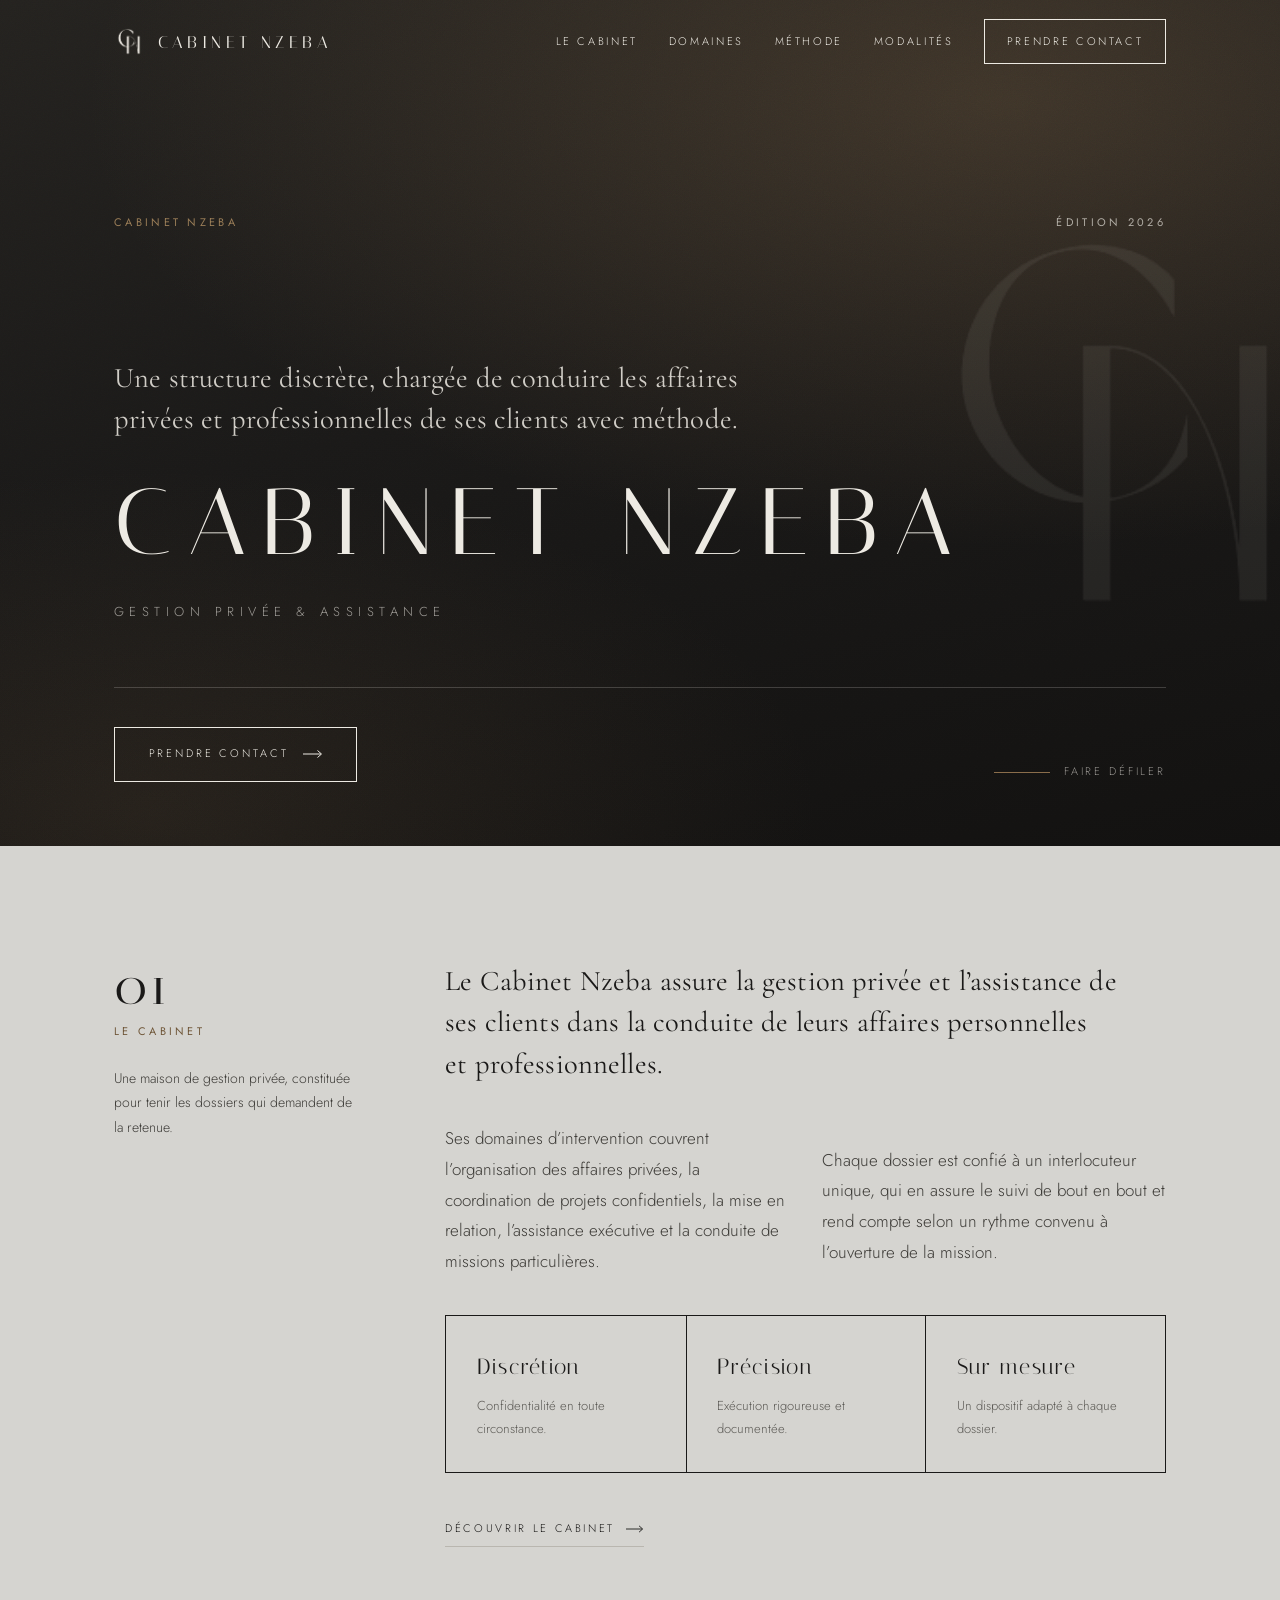
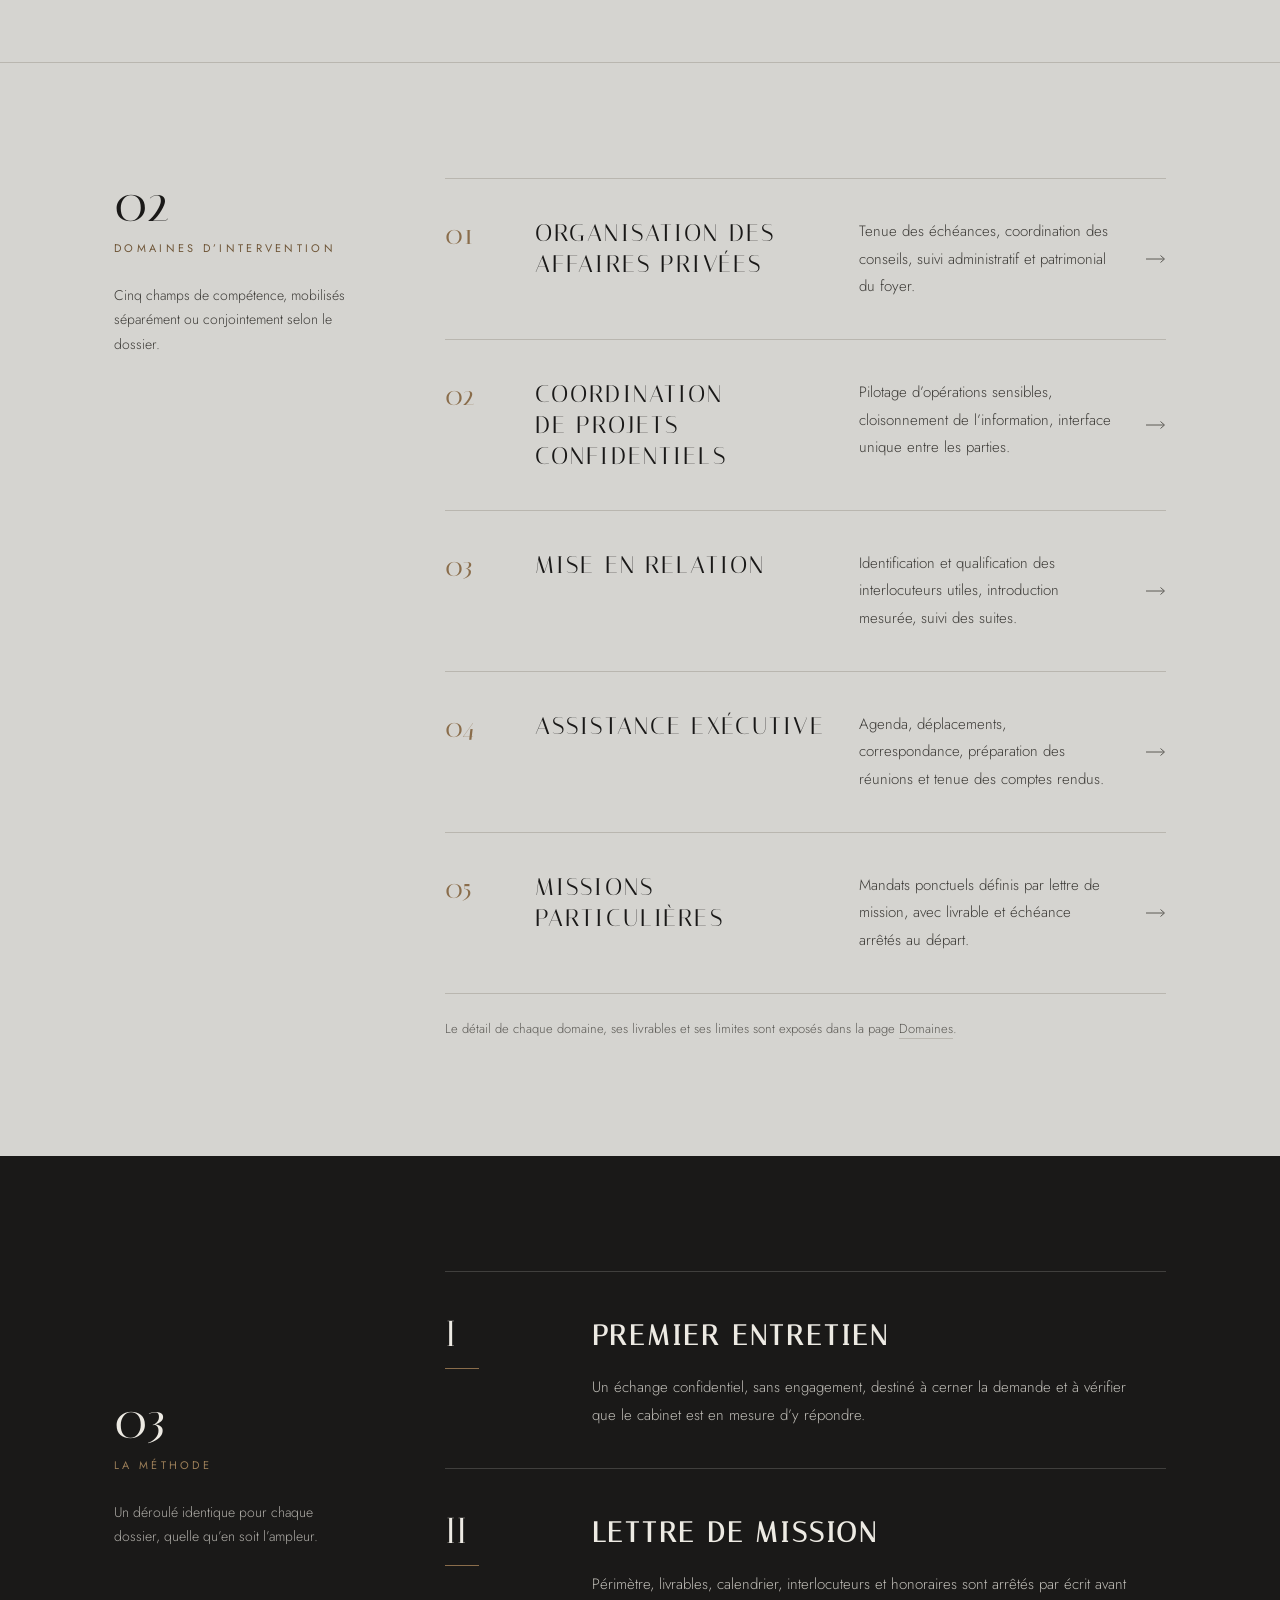
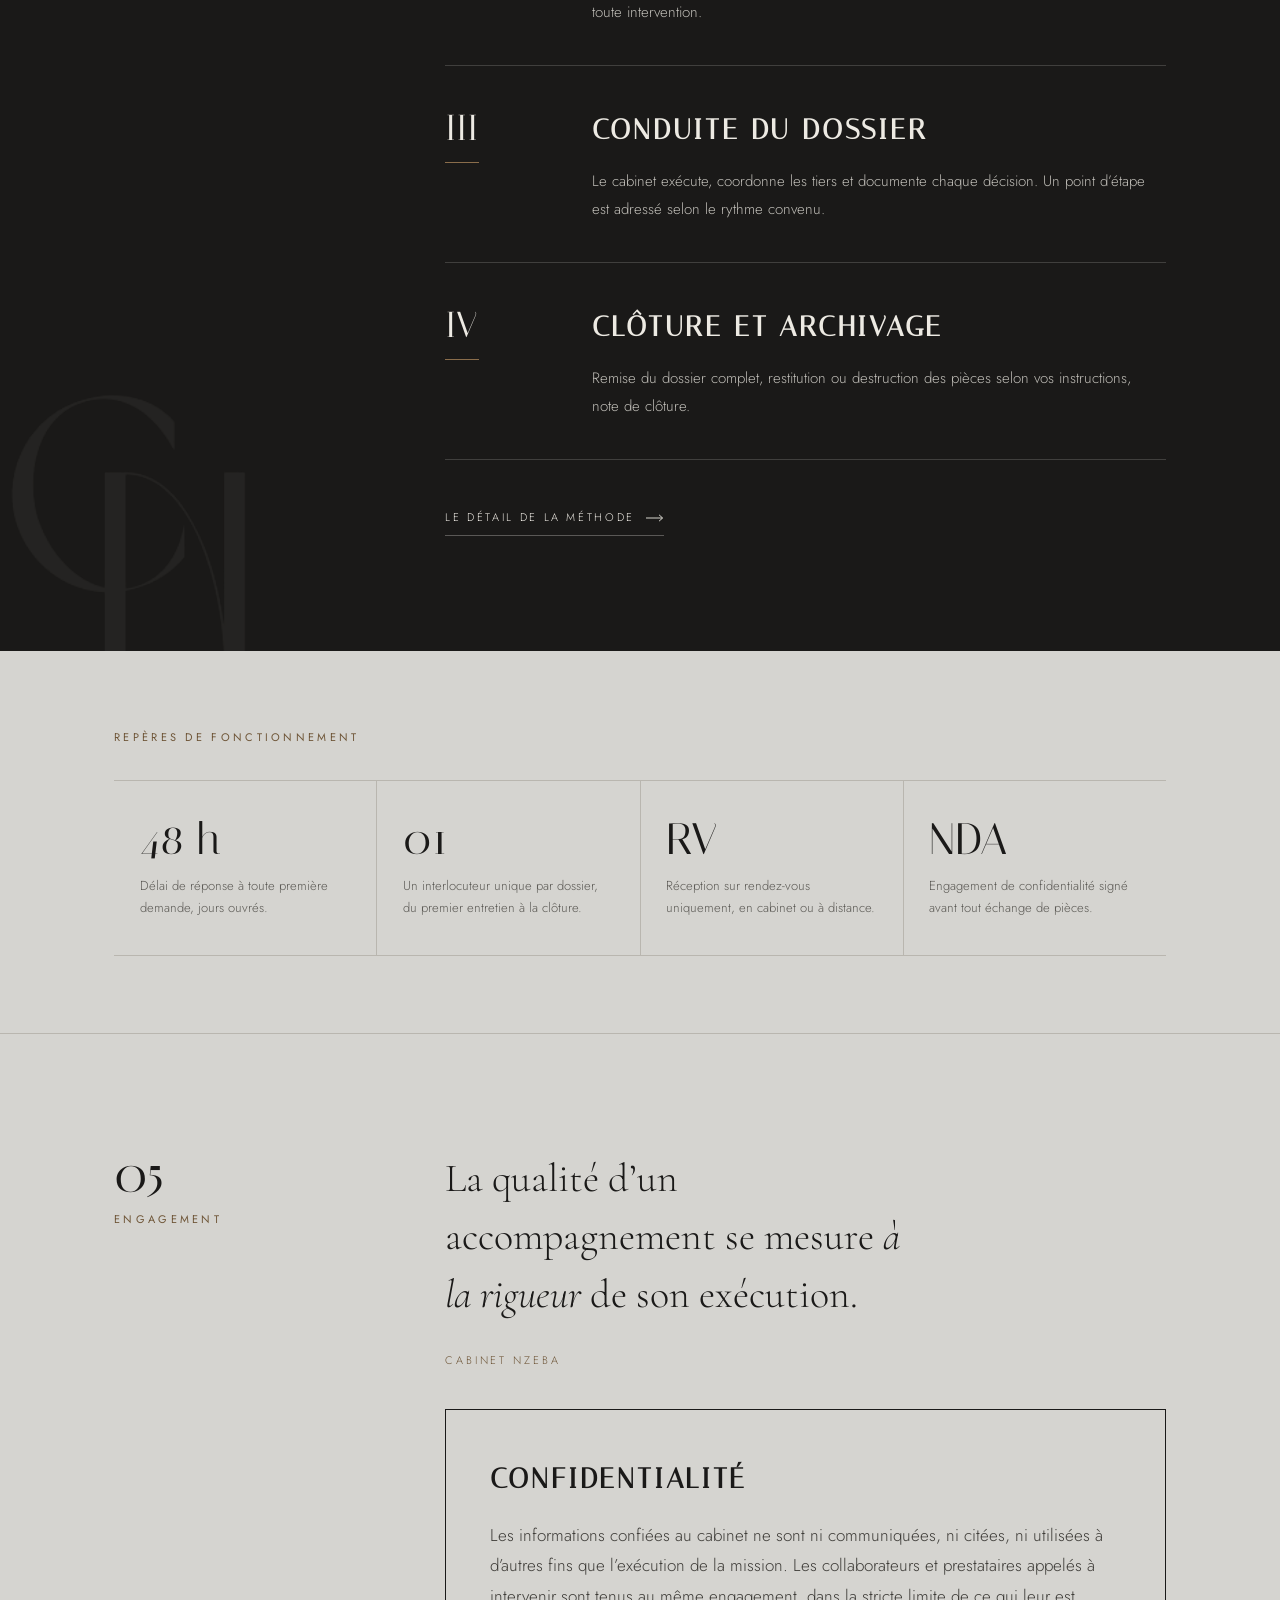
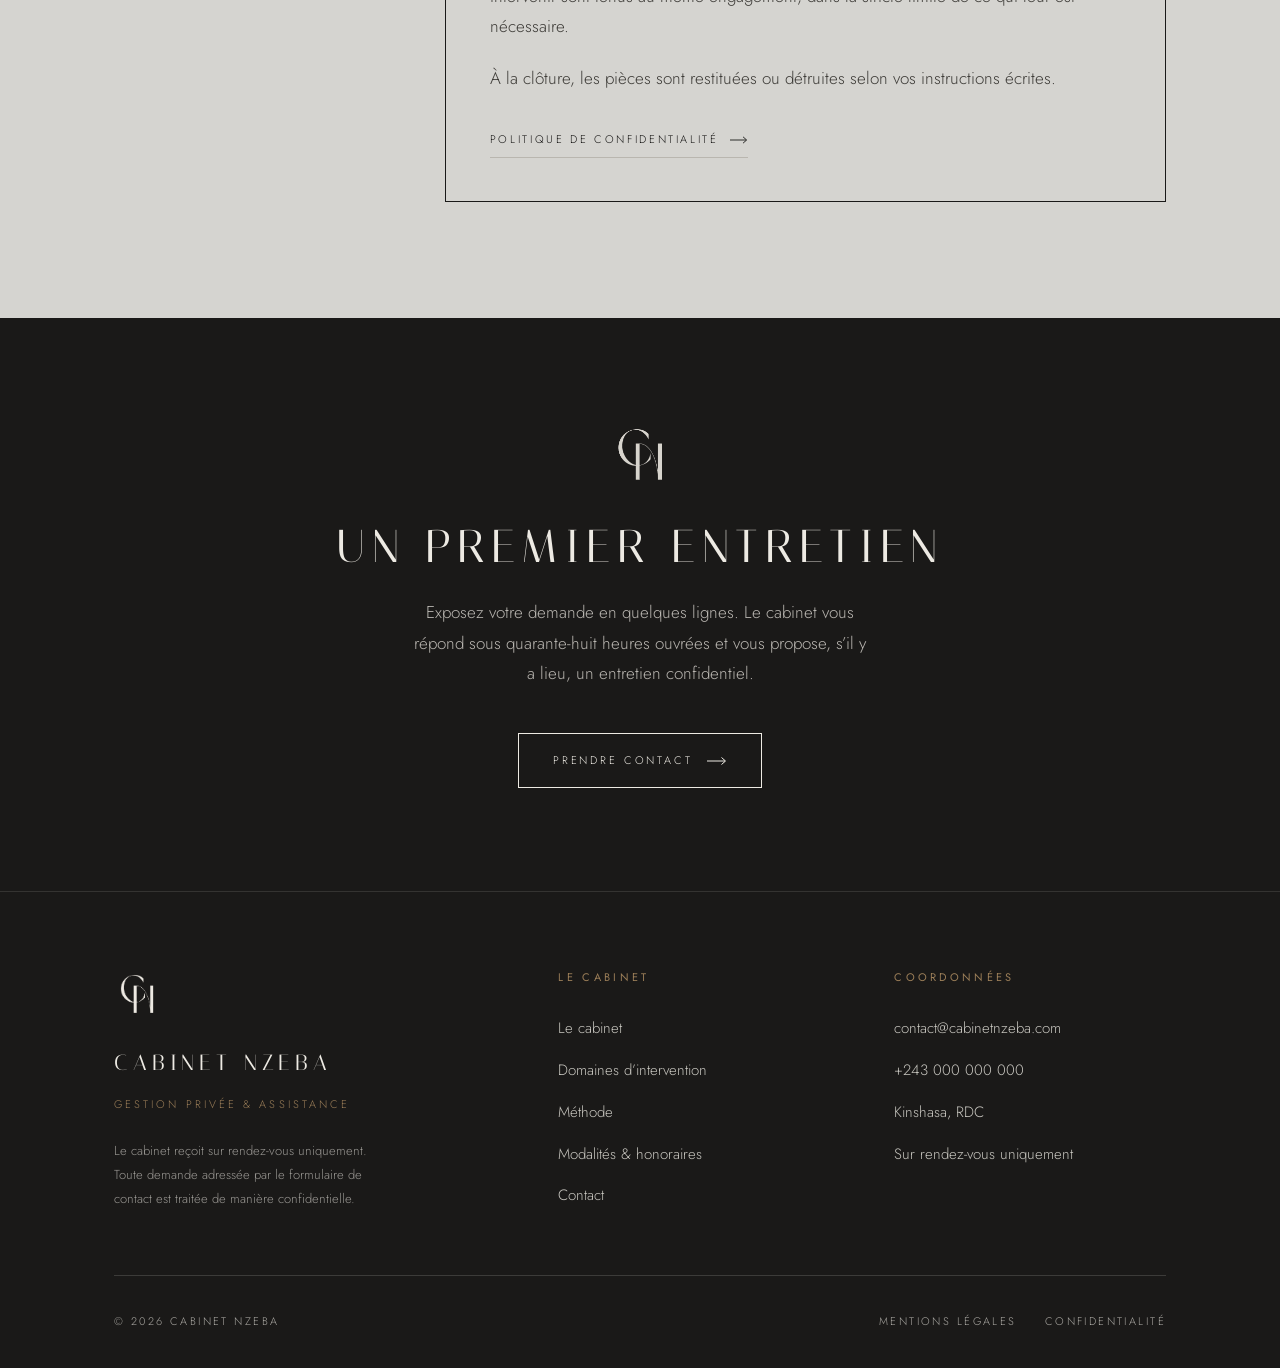
<file: index.html>
<!DOCTYPE html>
<html lang="fr" class="js-off">
<head>
<meta charset="utf-8">
<meta name="viewport" content="width=device-width, initial-scale=1">
<title>Cabinet Nzeba — Gestion privée &amp; assistance</title>
<meta name="description" content="Le Cabinet Nzeba assure la gestion privée et l’assistance de ses clients dans la conduite de leurs affaires personnelles et professionnelles. Discrétion, précision, sur mesure.">
<link rel="canonical" href="https://www.cabinetnzeba.com/">
<meta name="theme-color" content="#D5D4D0">
<meta name="robots" content="index, follow">

<meta property="og:type" content="website">
<meta property="og:site_name" content="Cabinet Nzeba">
<meta property="og:locale" content="fr_FR">
<meta property="og:title" content="Cabinet Nzeba — Gestion privée &amp; assistance">
<meta property="og:description" content="Organisation des affaires privées, coordination de projets confidentiels, assistance exécutive. Sur rendez-vous uniquement.">
<meta property="og:url" content="https://www.cabinetnzeba.com/">
<meta property="og:image" content="https://www.cabinetnzeba.com/assets/img/logo.png">
<meta name="twitter:card" content="summary_large_image">

<link rel="icon" href="favicon.svg" type="image/svg+xml">
<link rel="apple-touch-icon" href="assets/img/monogramme.png">

<link rel="preconnect" href="https://fonts.googleapis.com">
<link rel="preconnect" href="https://fonts.gstatic.com" crossorigin>
<link href="https://fonts.googleapis.com/css2?family=Italiana&amp;family=Jost:wght@300;400;500&amp;family=Cormorant+Garamond:ital,wght@0,400;0,500;1,400&amp;display=swap" rel="stylesheet">
<link rel="stylesheet" href="assets/css/nzeba.css?v=5">

<script type="application/ld+json">
{
  "@context": "https://schema.org",
  "@type": "ProfessionalService",
  "name": "Cabinet Nzeba",
  "alternateName": "Cabinet Nzeba — Gestion privée & assistance",
  "url": "https://www.cabinetnzeba.com/",
  "logo": "https://www.cabinetnzeba.com/assets/img/logo.png",
  "image": "https://www.cabinetnzeba.com/assets/img/logo.png",
  "description": "Gestion privée et assistance : organisation des affaires privées, coordination de projets confidentiels, mise en relation, assistance exécutive et conduite de missions particulières.",
  "email": "contact@cabinetnzeba.com",
  "telephone": "+243000000000",
  "address": { "@type": "PostalAddress", "addressLocality": "Kinshasa", "addressCountry": "CD" },
  "founder": { "@type": "Person", "name": "Grâce Nzeba", "jobTitle": "Direction" },
  "availableLanguage": ["fr", "en"],
  "areaServed": "Afrique centrale et international",
  "slogan": "Gestion privée & assistance"
}
</script>
<script>document.documentElement.classList.remove('js-off');</script>
</head>
<body>

<a class="saut" href="#contenu">Aller au contenu</a>

<header class="entete entete--sombre" data-entete>
  <div class="entete__inner">
    <a class="marque" href="index.html" aria-label="Cabinet Nzeba — accueil">
      <img class="marque__signe marque__signe--positif" src="assets/img/monogramme.png" alt="" width="30" height="33">
      <img class="marque__signe marque__signe--negatif" src="assets/img/monogramme-negatif.png" alt="" width="30" height="33">
      <span class="marque__nom">Cabinet Nzeba</span>
    </a>
    <nav class="nav nav--bureau" aria-label="Navigation principale">
      <a class="nav__lien" href="cabinet.html">Le cabinet</a>
      <a class="nav__lien" href="domaines.html">Domaines</a>
      <a class="nav__lien" href="methode.html">Méthode</a>
      <a class="nav__lien" href="modalites.html">Modalités</a>
      <a class="bouton-nav" href="contact.html">Prendre contact</a>
    </nav>
    <button class="burger" data-burger type="button" aria-expanded="false" aria-controls="tiroir" aria-label="Ouvrir le menu de navigation">
      <span class="burger__trait"></span>
    </button>
  </div>
</header>

<div class="tiroir" id="tiroir" data-tiroir data-ouvert="false">
  <nav aria-label="Navigation principale (mobile)">
    <ul class="tiroir__liste">
      <li><a class="tiroir__lien" href="index.html"><span>01</span><span>Accueil</span></a></li>
      <li><a class="tiroir__lien" href="cabinet.html"><span>02</span><span>Le cabinet</span></a></li>
      <li><a class="tiroir__lien" href="domaines.html"><span>03</span><span>Domaines</span></a></li>
      <li><a class="tiroir__lien" href="methode.html"><span>04</span><span>Méthode</span></a></li>
      <li><a class="tiroir__lien" href="modalites.html"><span>05</span><span>Modalités</span></a></li>
      <li><a class="tiroir__lien" href="contact.html"><span>06</span><span>Contact</span></a></li>
    </ul>
  </nav>
  <div class="tiroir__pied">
    contact@cabinetnzeba.com<br>
    +243 000 000 000<br>
    Sur rendez-vous uniquement
  </div>
</div>

<main id="contenu">

  <!-- ============================ OUVERTURE ============================ -->
  <section class="ouverture">
    <div class="ouverture__fond" aria-hidden="true"></div>
    <div class="ouverture__grain" aria-hidden="true"></div>
    <img class="ouverture__filigrane" src="assets/img/monogramme-negatif.png" alt="" aria-hidden="true">

    <div class="enveloppe ouverture__inner">
      <div class="ouverture__haut">
        <span class="libelle">Cabinet Nzeba</span>
        <span class="libelle libelle--gris">Édition 2026</span>
      </div>

      <p class="lede ouverture__lede" data-apparait style="--retard:0ms">
        Une structure discrète, chargée de conduire les affaires privées et professionnelles
        de ses clients avec méthode.
      </p>

      <h1 class="titre titre--display ouverture__titre" data-apparait style="--retard:120ms">Cabinet Nzeba</h1>
      <p class="ouverture__sous" data-apparait style="--retard:200ms">Gestion privée &amp; assistance</p>

      <div class="ouverture__bas" data-apparait style="--retard:320ms">
        <a class="bouton bouton--clair" href="contact.html">
          Prendre contact
          <svg class="bouton__fleche" width="20" height="8" viewBox="0 0 20 8" fill="none" aria-hidden="true"><path d="M0 4h18M14.5 0.5 18.5 4l-4 3.5" stroke="currentColor"/></svg>
        </a>
        <span class="defiler" aria-hidden="true">
          <span class="defiler__trait"></span>
          Faire défiler
        </span>
      </div>
    </div>
  </section>

  <!-- ============================ 01 · LE CABINET ============================ -->
  <section class="section" aria-labelledby="t-cabinet">
    <div class="enveloppe duo">
      <div class="duo__appel">
        <div class="appel__num">01</div>
        <span class="libelle appel__titre" id="t-cabinet">Le cabinet</span>
        <p class="appel__note">Une maison de gestion privée, constituée pour tenir les dossiers qui demandent de la retenue.</p>
      </div>

      <div class="pile" data-groupe>
        <p class="lede mesure" data-apparait>
          Le Cabinet Nzeba assure la gestion privée et l’assistance de ses clients dans la conduite
          de leurs affaires personnelles et professionnelles.
        </p>

        <div class="champs-2" data-apparait>
          <p class="texte">
            Ses domaines d’intervention couvrent l’organisation des affaires privées, la coordination
            de projets confidentiels, la mise en relation, l’assistance exécutive et la conduite de
            missions particulières.
          </p>
          <p class="texte">
            Chaque dossier est confié à un interlocuteur unique, qui en assure le suivi de bout en bout
            et rend compte selon un rythme convenu à l’ouverture de la mission.
          </p>
        </div>

        <div class="cadres" data-apparait>
          <div class="cadres__item">
            <div class="cadres__titre">Discrétion</div>
            <p class="cadres__note">Confidentialité en toute circonstance.</p>
          </div>
          <div class="cadres__item">
            <div class="cadres__titre">Précision</div>
            <p class="cadres__note">Exécution rigoureuse et documentée.</p>
          </div>
          <div class="cadres__item">
            <div class="cadres__titre">Sur mesure</div>
            <p class="cadres__note">Un dispositif adapté à chaque dossier.</p>
          </div>
        </div>

        <div data-apparait>
          <a class="lien-fleche" href="cabinet.html">
            Découvrir le cabinet
            <svg width="18" height="8" viewBox="0 0 20 8" fill="none" aria-hidden="true"><path d="M0 4h18M14.5 0.5 18.5 4l-4 3.5" stroke="currentColor"/></svg>
          </a>
        </div>
      </div>
    </div>
  </section>

  <!-- ============================ 02 · DOMAINES ============================ -->
  <section class="section section--filet" aria-labelledby="t-domaines">
    <div class="enveloppe duo">
      <div class="duo__appel">
        <div class="appel__num">02</div>
        <span class="libelle appel__titre" id="t-domaines">Domaines d’intervention</span>
        <p class="appel__note">Cinq champs de compétence, mobilisés séparément ou conjointement selon le dossier.</p>
      </div>

      <div data-groupe>
        <ul class="domaines">
          <li>
            <a class="domaine" href="domaines.html#organisation">
              <span class="domaine__num">01</span>
              <span class="domaine__titre">Organisation des affaires privées</span>
              <span class="domaine__resume">Tenue des échéances, coordination des conseils, suivi administratif et patrimonial du foyer.</span>
              <svg class="domaine__signe" width="20" height="8" viewBox="0 0 20 8" fill="none" aria-hidden="true"><path d="M0 4h18M14.5 0.5 18.5 4l-4 3.5" stroke="currentColor"/></svg>
            </a>
          </li>
          <li>
            <a class="domaine" href="domaines.html#projets">
              <span class="domaine__num">02</span>
              <span class="domaine__titre">Coordination de projets confidentiels</span>
              <span class="domaine__resume">Pilotage d’opérations sensibles, cloisonnement de l’information, interface unique entre les parties.</span>
              <svg class="domaine__signe" width="20" height="8" viewBox="0 0 20 8" fill="none" aria-hidden="true"><path d="M0 4h18M14.5 0.5 18.5 4l-4 3.5" stroke="currentColor"/></svg>
            </a>
          </li>
          <li>
            <a class="domaine" href="domaines.html#relation">
              <span class="domaine__num">03</span>
              <span class="domaine__titre">Mise en relation</span>
              <span class="domaine__resume">Identification et qualification des interlocuteurs utiles, introduction mesurée, suivi des suites.</span>
              <svg class="domaine__signe" width="20" height="8" viewBox="0 0 20 8" fill="none" aria-hidden="true"><path d="M0 4h18M14.5 0.5 18.5 4l-4 3.5" stroke="currentColor"/></svg>
            </a>
          </li>
          <li>
            <a class="domaine" href="domaines.html#executive">
              <span class="domaine__num">04</span>
              <span class="domaine__titre">Assistance exécutive</span>
              <span class="domaine__resume">Agenda, déplacements, correspondance, préparation des réunions et tenue des comptes rendus.</span>
              <svg class="domaine__signe" width="20" height="8" viewBox="0 0 20 8" fill="none" aria-hidden="true"><path d="M0 4h18M14.5 0.5 18.5 4l-4 3.5" stroke="currentColor"/></svg>
            </a>
          </li>
          <li>
            <a class="domaine" href="domaines.html#missions">
              <span class="domaine__num">05</span>
              <span class="domaine__titre">Missions particulières</span>
              <span class="domaine__resume">Mandats ponctuels définis par lettre de mission, avec livrable et échéance arrêtés au départ.</span>
              <svg class="domaine__signe" width="20" height="8" viewBox="0 0 20 8" fill="none" aria-hidden="true"><path d="M0 4h18M14.5 0.5 18.5 4l-4 3.5" stroke="currentColor"/></svg>
            </a>
          </li>
        </ul>

        <p class="petit gris" style="margin-top:1.5rem;">
          Le détail de chaque domaine, ses livrables et ses limites sont exposés dans la page
          <a href="domaines.html" style="border-bottom:1px solid var(--ligne);">Domaines</a>.
        </p>
      </div>
    </div>
  </section>

  <!-- ============================ 03 · MÉTHODE ============================ -->
  <section class="section panneau-sombre" aria-labelledby="t-methode">
    <img class="panneau-sombre__filigrane" src="assets/img/monogramme-negatif.png" alt="" aria-hidden="true">
    <div class="enveloppe duo">
      <div class="duo__appel">
        <div class="appel__num">03</div>
        <span class="libelle appel__titre" id="t-methode">La méthode</span>
        <p class="appel__note">Un déroulé identique pour chaque dossier, quelle qu’en soit l’ampleur.</p>
      </div>

      <div data-groupe>
        <ol class="etapes">
          <li class="etape" data-apparait>
            <div class="etape__num">I</div>
            <div>
              <h3 class="etape__titre">Premier entretien</h3>
              <p class="etape__texte">Un échange confidentiel, sans engagement, destiné à cerner la demande et à vérifier que le cabinet est en mesure d’y répondre.</p>
            </div>
          </li>
          <li class="etape" data-apparait>
            <div class="etape__num">II</div>
            <div>
              <h3 class="etape__titre">Lettre de mission</h3>
              <p class="etape__texte">Périmètre, livrables, calendrier, interlocuteurs et honoraires sont arrêtés par écrit avant toute intervention.</p>
            </div>
          </li>
          <li class="etape" data-apparait>
            <div class="etape__num">III</div>
            <div>
              <h3 class="etape__titre">Conduite du dossier</h3>
              <p class="etape__texte">Le cabinet exécute, coordonne les tiers et documente chaque décision. Un point d’étape est adressé selon le rythme convenu.</p>
            </div>
          </li>
          <li class="etape" data-apparait>
            <div class="etape__num">IV</div>
            <div>
              <h3 class="etape__titre">Clôture et archivage</h3>
              <p class="etape__texte">Remise du dossier complet, restitution ou destruction des pièces selon vos instructions, note de clôture.</p>
            </div>
          </li>
        </ol>

        <div style="margin-top:2.5rem;">
          <a class="lien-fleche" href="methode.html" style="border-color:rgba(237,234,227,0.3);">
            Le détail de la méthode
            <svg width="18" height="8" viewBox="0 0 20 8" fill="none" aria-hidden="true"><path d="M0 4h18M14.5 0.5 18.5 4l-4 3.5" stroke="currentColor"/></svg>
          </a>
        </div>
      </div>
    </div>
  </section>

  <!-- ============================ 04 · REPÈRES ============================ -->
  <section class="section section--serre" aria-labelledby="t-reperes">
    <div class="enveloppe">
      <span class="libelle" id="t-reperes">Repères de fonctionnement</span>
      <div class="reperes" style="margin-top:2rem;" data-groupe>
        <div class="repere" data-apparait>
          <div class="repere__valeur">48 h</div>
          <p class="repere__note">Délai de réponse à toute première demande, jours ouvrés.</p>
        </div>
        <div class="repere" data-apparait>
          <div class="repere__valeur">01</div>
          <p class="repere__note">Un interlocuteur unique par dossier, du premier entretien à la clôture.</p>
        </div>
        <div class="repere" data-apparait>
          <div class="repere__valeur">RV</div>
          <p class="repere__note">Réception sur rendez-vous uniquement, en cabinet ou à distance.</p>
        </div>
        <div class="repere" data-apparait>
          <div class="repere__valeur">NDA</div>
          <p class="repere__note">Engagement de confidentialité signé avant tout échange de pièces.</p>
        </div>
      </div>
    </div>
  </section>

  <!-- ============================ 05 · TON ============================ -->
  <section class="section section--filet" aria-labelledby="t-engagement">
    <div class="enveloppe duo">
      <div class="duo__appel">
        <div class="appel__num">05</div>
        <span class="libelle appel__titre" id="t-engagement">Engagement</span>
      </div>
      <div class="pile" data-groupe>
        <blockquote data-apparait>
          <p class="citation">La qualité d’un accompagnement se mesure <em>à la rigueur</em> de son exécution.</p>
          <div class="citation__source">Cabinet Nzeba</div>
        </blockquote>

        <div class="engagement" data-apparait>
          <h2 class="engagement__titre">Confidentialité</h2>
          <p class="texte" style="margin-top:1rem;">
            Les informations confiées au cabinet ne sont ni communiquées, ni citées, ni utilisées à
            d’autres fins que l’exécution de la mission. Les collaborateurs et prestataires appelés à
            intervenir sont tenus au même engagement, dans la stricte limite de ce qui leur est nécessaire.
          </p>
          <p class="texte">
            À la clôture, les pièces sont restituées ou détruites selon vos instructions écrites.
          </p>
          <div style="margin-top:1.75rem;">
            <a class="lien-fleche" href="confidentialite.html">
              Politique de confidentialité
              <svg width="18" height="8" viewBox="0 0 20 8" fill="none" aria-hidden="true"><path d="M0 4h18M14.5 0.5 18.5 4l-4 3.5" stroke="currentColor"/></svg>
            </a>
          </div>
        </div>
      </div>
    </div>
  </section>

  <!-- ============================ APPEL FINAL ============================ -->
  <section class="appel-final">
    <div class="enveloppe">
      <img class="appel-final__signe" src="assets/img/monogramme-negatif.png" alt="" aria-hidden="true">
      <h2 class="titre titre--2 appel-final__titre">Un premier entretien</h2>
      <p class="appel-final__texte">
        Exposez votre demande en quelques lignes. Le cabinet vous répond sous quarante-huit heures
        ouvrées et vous propose, s’il y a lieu, un entretien confidentiel.
      </p>
      <div class="appel-final__action">
        <a class="bouton bouton--clair" href="contact.html">
          Prendre contact
          <svg class="bouton__fleche" width="20" height="8" viewBox="0 0 20 8" fill="none" aria-hidden="true"><path d="M0 4h18M14.5 0.5 18.5 4l-4 3.5" stroke="currentColor"/></svg>
        </a>
      </div>
    </div>
  </section>

</main>

<footer class="pied">
  <div class="enveloppe">
    <div class="pied__haut">
      <div>
        <img class="pied__signe" src="assets/img/monogramme-negatif.png" alt="Monogramme Cabinet Nzeba" width="46" height="51">
        <div class="pied__nom">Cabinet Nzeba</div>
        <div class="pied__sous">Gestion privée &amp; assistance</div>
        <p class="pied__note">
          Le cabinet reçoit sur rendez-vous uniquement. Toute demande adressée par le formulaire de
          contact est traitée de manière confidentielle.
        </p>
      </div>

      <div class="pied__colonne">
        <span class="libelle">Le cabinet</span>
        <ul class="pied__liste">
          <li><a href="cabinet.html">Le cabinet</a></li>
          <li><a href="domaines.html">Domaines d’intervention</a></li>
          <li><a href="methode.html">Méthode</a></li>
          <li><a href="modalites.html">Modalités &amp; honoraires</a></li>
          <li><a href="contact.html">Contact</a></li>
        </ul>
      </div>

      <div class="pied__colonne">
        <span class="libelle">Coordonnées</span>
        <ul class="pied__liste">
          <li><a href="mailto:contact@cabinetnzeba.com">contact@cabinetnzeba.com</a></li>
          <li><a href="tel:+243000000000">+243 000 000 000</a></li>
          <li><span style="font-size:0.9375rem; color:rgba(237,234,227,0.82);">Kinshasa, RDC</span></li>
          <li><span style="font-size:0.9375rem; color:rgba(237,234,227,0.82);">Sur rendez-vous uniquement</span></li>
        </ul>
      </div>
    </div>

    <div class="pied__bas">
      <span>© <span data-annee>2026</span> Cabinet Nzeba</span>
      <nav aria-label="Informations légales">
        <a href="mentions-legales.html">Mentions légales</a>
        <a href="confidentialite.html">Confidentialité</a>
      </nav>
    </div>
  </div>
</footer>

<script src="assets/js/nzeba.js?v=5" defer></script>
</body>
</html>
</file>
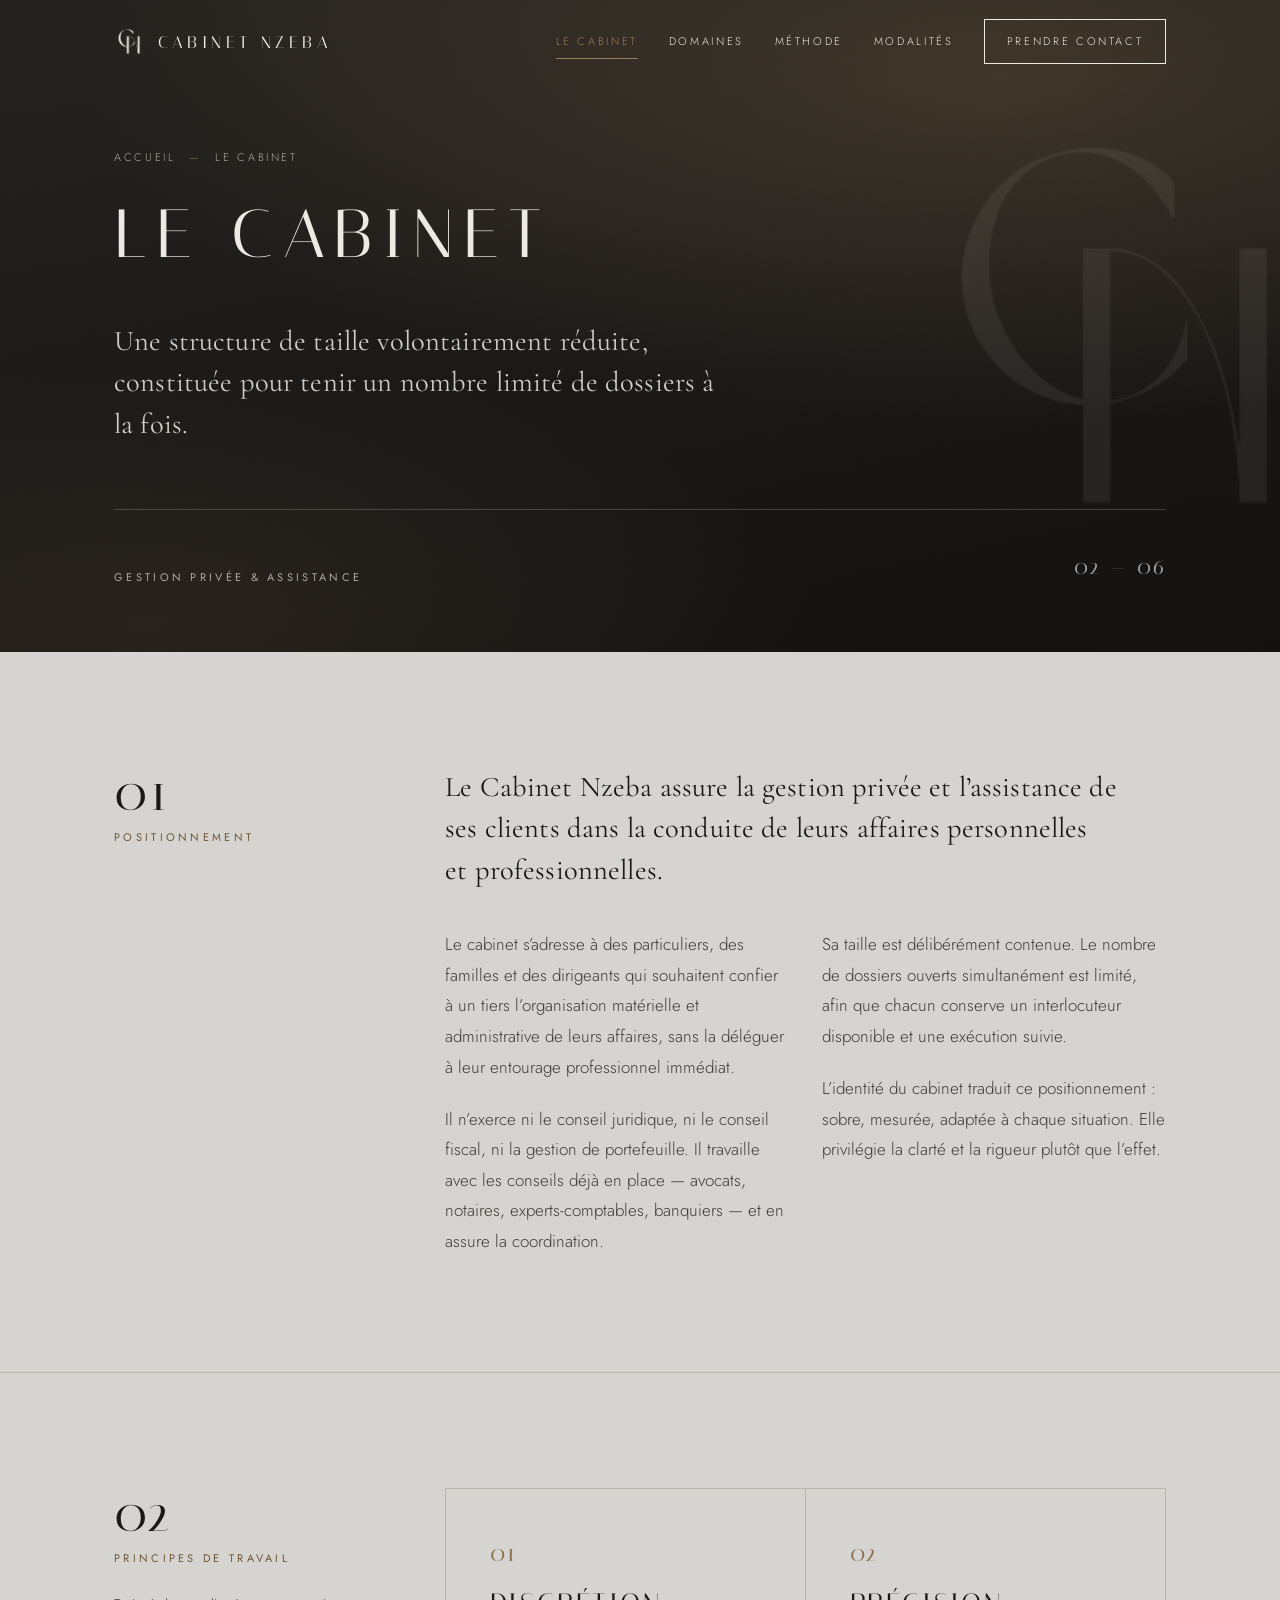
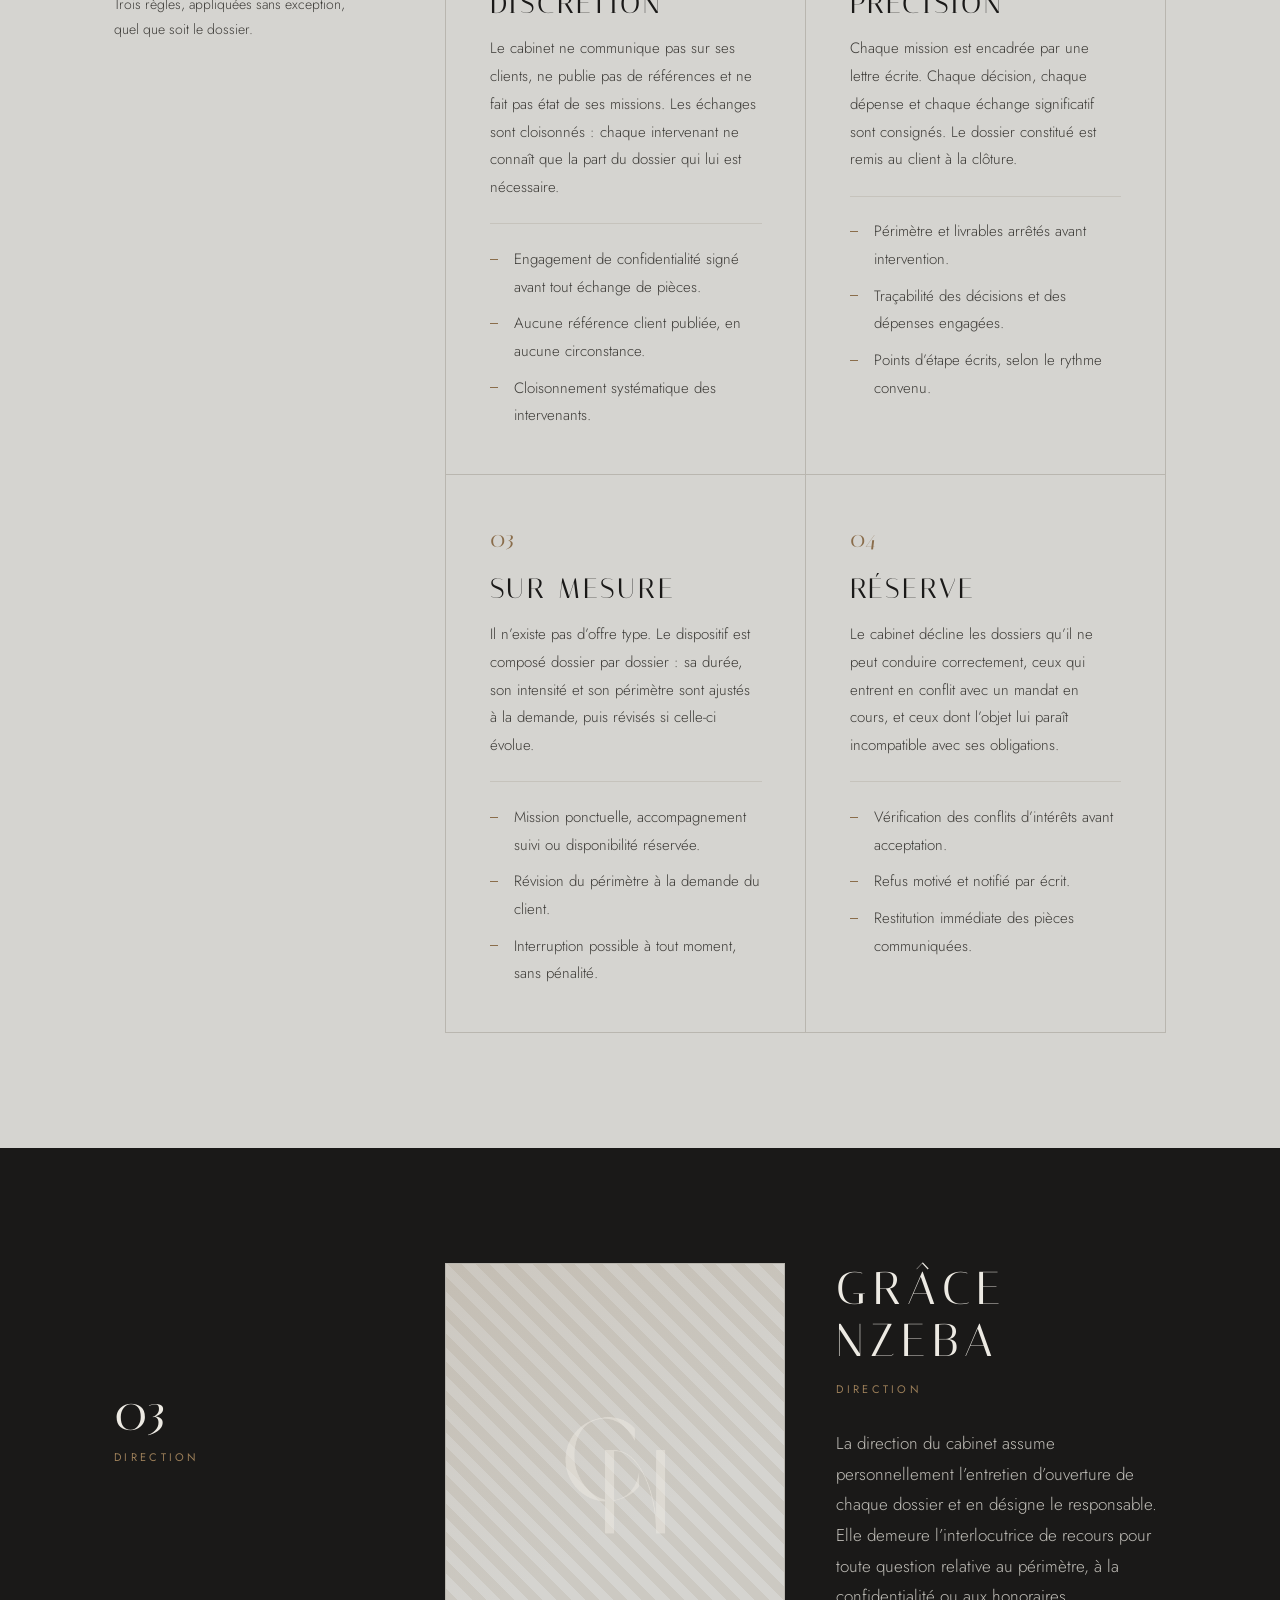
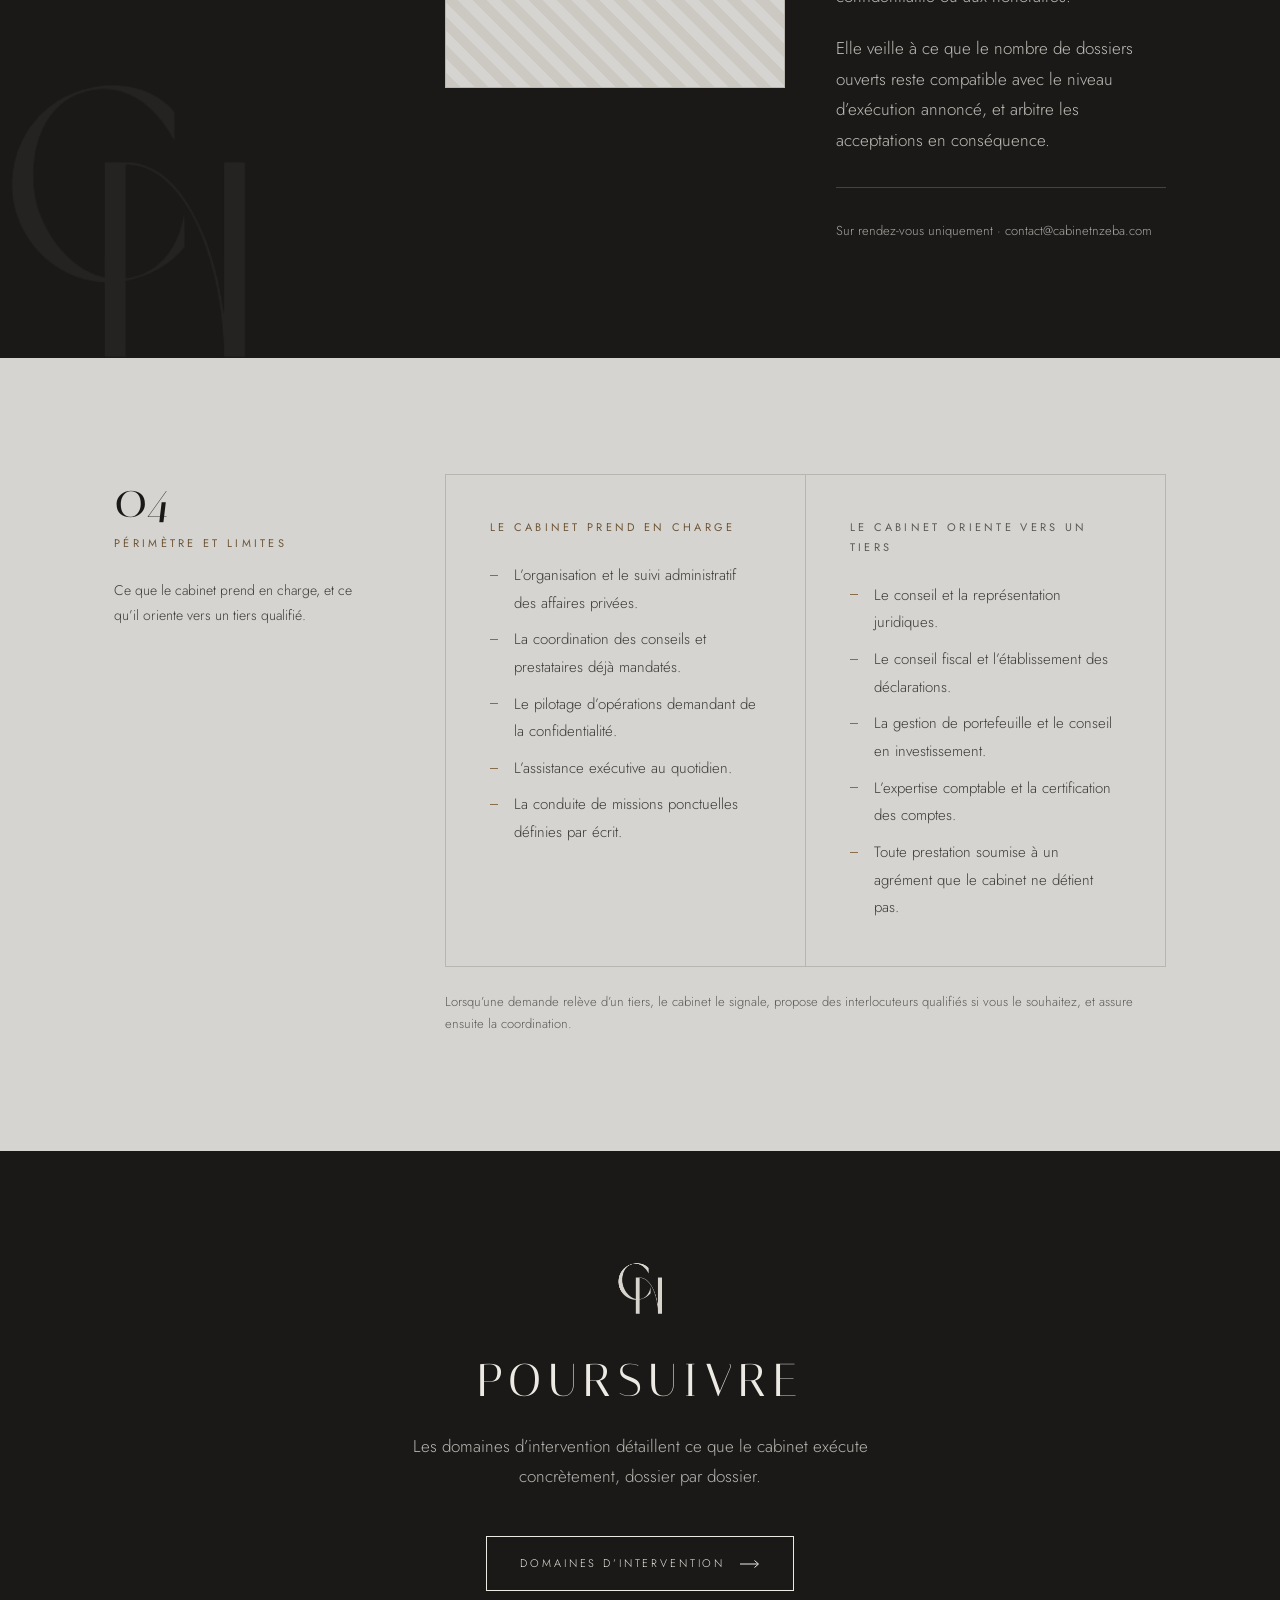
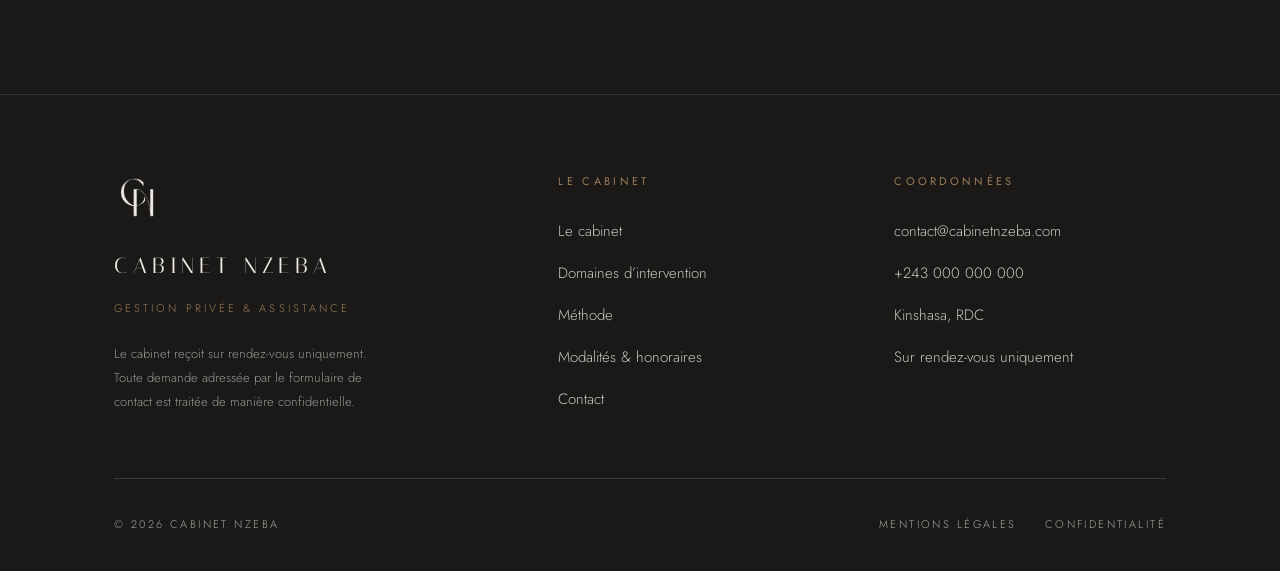
<file: cabinet.html>
<!DOCTYPE html>
<html lang="fr" class="js-off">
<head>
<meta charset="utf-8">
<meta name="viewport" content="width=device-width, initial-scale=1">
<title>Le cabinet — Cabinet Nzeba</title>
<meta name="description" content="Le Cabinet Nzeba, maison de gestion privée et d’assistance : positionnement, direction, principes de travail et engagement de confidentialité.">
<link rel="canonical" href="https://www.cabinetnzeba.com/cabinet.html">
<meta name="theme-color" content="#D5D4D0">
<meta property="og:type" content="article">
<meta property="og:site_name" content="Cabinet Nzeba">
<meta property="og:locale" content="fr_FR">
<meta property="og:title" content="Le cabinet — Cabinet Nzeba">
<meta property="og:description" content="Positionnement, direction, principes de travail et engagement de confidentialité.">
<meta property="og:url" content="https://www.cabinetnzeba.com/cabinet.html">
<meta property="og:image" content="https://www.cabinetnzeba.com/assets/img/logo.png">

<link rel="icon" href="favicon.svg" type="image/svg+xml">
<link rel="apple-touch-icon" href="assets/img/monogramme.png">
<link rel="preconnect" href="https://fonts.googleapis.com">
<link rel="preconnect" href="https://fonts.gstatic.com" crossorigin>
<link href="https://fonts.googleapis.com/css2?family=Italiana&amp;family=Jost:wght@300;400;500&amp;family=Cormorant+Garamond:ital,wght@0,400;0,500;1,400&amp;display=swap" rel="stylesheet">
<link rel="stylesheet" href="assets/css/nzeba.css?v=5">
<script>document.documentElement.classList.remove('js-off');</script>
</head>
<body>

<a class="saut" href="#contenu">Aller au contenu</a>

<header class="entete entete--sombre" data-entete>
  <div class="entete__inner">
    <a class="marque" href="index.html" aria-label="Cabinet Nzeba — accueil">
      <img class="marque__signe marque__signe--positif" src="assets/img/monogramme.png" alt="" width="30" height="33">
      <img class="marque__signe marque__signe--negatif" src="assets/img/monogramme-negatif.png" alt="" width="30" height="33">
      <span class="marque__nom">Cabinet Nzeba</span>
    </a>
    <nav class="nav nav--bureau" aria-label="Navigation principale">
      <a class="nav__lien" href="cabinet.html" aria-current="page">Le cabinet</a>
      <a class="nav__lien" href="domaines.html">Domaines</a>
      <a class="nav__lien" href="methode.html">Méthode</a>
      <a class="nav__lien" href="modalites.html">Modalités</a>
      <a class="bouton-nav" href="contact.html">Prendre contact</a>
    </nav>
    <button class="burger" data-burger type="button" aria-expanded="false" aria-controls="tiroir" aria-label="Ouvrir le menu de navigation">
      <span class="burger__trait"></span>
    </button>
  </div>
</header>

<div class="tiroir" id="tiroir" data-tiroir data-ouvert="false">
  <nav aria-label="Navigation principale (mobile)">
    <ul class="tiroir__liste">
      <li><a class="tiroir__lien" href="index.html"><span>01</span><span>Accueil</span></a></li>
      <li><a class="tiroir__lien" href="cabinet.html"><span>02</span><span>Le cabinet</span></a></li>
      <li><a class="tiroir__lien" href="domaines.html"><span>03</span><span>Domaines</span></a></li>
      <li><a class="tiroir__lien" href="methode.html"><span>04</span><span>Méthode</span></a></li>
      <li><a class="tiroir__lien" href="modalites.html"><span>05</span><span>Modalités</span></a></li>
      <li><a class="tiroir__lien" href="contact.html"><span>06</span><span>Contact</span></a></li>
    </ul>
  </nav>
  <div class="tiroir__pied">
    contact@cabinetnzeba.com<br>
    +243 000 000 000<br>
    Sur rendez-vous uniquement
  </div>
</div>

<main id="contenu">

  <section class="ouverture ouverture--breve">
    <div class="ouverture__fond" aria-hidden="true"></div>
    <div class="ouverture__grain" aria-hidden="true"></div>
    <img class="ouverture__filigrane" src="assets/img/monogramme-negatif.png" alt="" aria-hidden="true">
    <div class="enveloppe ouverture__inner">
      <nav class="fil" aria-label="Fil d’Ariane">
        <a href="index.html">Accueil</a>
        <span aria-hidden="true">—</span>
        <span>Le cabinet</span>
      </nav>
      <h1 class="titre titre--1 ouverture__titre">Le cabinet</h1>
      <p class="lede ouverture__lede">
        Une structure de taille volontairement réduite, constituée pour tenir un nombre limité
        de dossiers à la fois.
      </p>
      <div class="ouverture__bas">
        <span class="libelle libelle--gris">Gestion privée &amp; assistance</span>
        <span class="ouverture__pagination">02 — 06</span>
      </div>
    </div>
  </section>

  <!-- POSITIONNEMENT -->
  <section class="section" aria-labelledby="t-positionnement">
    <div class="enveloppe duo">
      <div class="duo__appel">
        <div class="appel__num">01</div>
        <span class="libelle appel__titre" id="t-positionnement">Positionnement</span>
      </div>
      <div class="pile" data-groupe>
        <p class="lede mesure" data-apparait>
          Le Cabinet Nzeba assure la gestion privée et l’assistance de ses clients dans la conduite
          de leurs affaires personnelles et professionnelles.
        </p>
        <div class="champs-2" data-apparait>
          <div>
            <p class="texte">
              Le cabinet s’adresse à des particuliers, des familles et des dirigeants qui souhaitent
              confier à un tiers l’organisation matérielle et administrative de leurs affaires, sans
              la déléguer à leur entourage professionnel immédiat.
            </p>
            <p class="texte">
              Il n’exerce ni le conseil juridique, ni le conseil fiscal, ni la gestion de portefeuille.
              Il travaille avec les conseils déjà en place — avocats, notaires, experts-comptables,
              banquiers — et en assure la coordination.
            </p>
          </div>
          <div>
            <p class="texte">
              Sa taille est délibérément contenue. Le nombre de dossiers ouverts simultanément est
              limité, afin que chacun conserve un interlocuteur disponible et une exécution suivie.
            </p>
            <p class="texte">
              L’identité du cabinet traduit ce positionnement : sobre, mesurée, adaptée à chaque
              situation. Elle privilégie la clarté et la rigueur plutôt que l’effet.
            </p>
          </div>
        </div>
      </div>
    </div>
  </section>

  <!-- PRINCIPES -->
  <section class="section section--filet" aria-labelledby="t-principes">
    <div class="enveloppe duo">
      <div class="duo__appel">
        <div class="appel__num">02</div>
        <span class="libelle appel__titre" id="t-principes">Principes de travail</span>
        <p class="appel__note">Trois règles, appliquées sans exception, quel que soit le dossier.</p>
      </div>
      <div data-groupe>
        <div class="fiches">
          <article class="fiche" data-apparait>
            <div class="fiche__num">01</div>
            <h2 class="titre titre--3 fiche__titre">Discrétion</h2>
            <p class="fiche__texte">
              Le cabinet ne communique pas sur ses clients, ne publie pas de références et ne fait pas
              état de ses missions. Les échanges sont cloisonnés : chaque intervenant ne connaît que
              la part du dossier qui lui est nécessaire.
            </p>
            <ul class="liste-puces fiche__liste">
              <li>Engagement de confidentialité signé avant tout échange de pièces.</li>
              <li>Aucune référence client publiée, en aucune circonstance.</li>
              <li>Cloisonnement systématique des intervenants.</li>
            </ul>
          </article>

          <article class="fiche" data-apparait>
            <div class="fiche__num">02</div>
            <h2 class="titre titre--3 fiche__titre">Précision</h2>
            <p class="fiche__texte">
              Chaque mission est encadrée par une lettre écrite. Chaque décision, chaque dépense et
              chaque échange significatif sont consignés. Le dossier constitué est remis au client
              à la clôture.
            </p>
            <ul class="liste-puces fiche__liste">
              <li>Périmètre et livrables arrêtés avant intervention.</li>
              <li>Traçabilité des décisions et des dépenses engagées.</li>
              <li>Points d’étape écrits, selon le rythme convenu.</li>
            </ul>
          </article>

          <article class="fiche" data-apparait>
            <div class="fiche__num">03</div>
            <h2 class="titre titre--3 fiche__titre">Sur mesure</h2>
            <p class="fiche__texte">
              Il n’existe pas d’offre type. Le dispositif est composé dossier par dossier : sa durée,
              son intensité et son périmètre sont ajustés à la demande, puis révisés si celle-ci évolue.
            </p>
            <ul class="liste-puces fiche__liste">
              <li>Mission ponctuelle, accompagnement suivi ou disponibilité réservée.</li>
              <li>Révision du périmètre à la demande du client.</li>
              <li>Interruption possible à tout moment, sans pénalité.</li>
            </ul>
          </article>

          <article class="fiche" data-apparait>
            <div class="fiche__num">04</div>
            <h2 class="titre titre--3 fiche__titre">Réserve</h2>
            <p class="fiche__texte">
              Le cabinet décline les dossiers qu’il ne peut conduire correctement, ceux qui entrent
              en conflit avec un mandat en cours, et ceux dont l’objet lui paraît incompatible avec
              ses obligations.
            </p>
            <ul class="liste-puces fiche__liste">
              <li>Vérification des conflits d’intérêts avant acceptation.</li>
              <li>Refus motivé et notifié par écrit.</li>
              <li>Restitution immédiate des pièces communiquées.</li>
            </ul>
          </article>
        </div>
      </div>
    </div>
  </section>

  <!-- DIRECTION -->
  <section class="section panneau-sombre" aria-labelledby="t-direction">
    <img class="panneau-sombre__filigrane" src="assets/img/monogramme-negatif.png" alt="" aria-hidden="true">
    <div class="enveloppe duo">
      <div class="duo__appel">
        <div class="appel__num">03</div>
        <span class="libelle appel__titre" id="t-direction">Direction</span>
      </div>
      <div class="direction" data-groupe>
        <figure class="portrait" data-apparait>
          <img src="assets/img/monogramme-negatif.png" alt="Portrait de la direction — à remplacer">
        </figure>
        <div data-apparait>
          <h2 class="titre titre--2">Grâce Nzeba</h2>
          <p class="libelle" style="margin-top:0.85rem;">Direction</p>
          <p class="texte" style="margin-top:1.75rem;">
            La direction du cabinet assume personnellement l’entretien d’ouverture de chaque dossier
            et en désigne le responsable. Elle demeure l’interlocutrice de recours pour toute question
            relative au périmètre, à la confidentialité ou aux honoraires.
          </p>
          <p class="texte">
            Elle veille à ce que le nombre de dossiers ouverts reste compatible avec le niveau
            d’exécution annoncé, et arbitre les acceptations en conséquence.
          </p>
          <hr class="filet" style="margin:2rem 0; background:rgba(237,234,227,0.2);">
          <p class="petit gris">
            Sur rendez-vous uniquement · contact@cabinetnzeba.com
          </p>
        </div>
      </div>
    </div>
  </section>

  <!-- CE QUE LE CABINET NE FAIT PAS -->
  <section class="section" aria-labelledby="t-limites">
    <div class="enveloppe duo">
      <div class="duo__appel">
        <div class="appel__num">04</div>
        <span class="libelle appel__titre" id="t-limites">Périmètre et limites</span>
        <p class="appel__note">Ce que le cabinet prend en charge, et ce qu’il oriente vers un tiers qualifié.</p>
      </div>
      <div data-groupe>
        <div class="fiches" data-apparait>
          <div class="fiche">
            <span class="libelle">Le cabinet prend en charge</span>
            <ul class="liste-puces" style="margin-top:1.5rem;">
              <li>L’organisation et le suivi administratif des affaires privées.</li>
              <li>La coordination des conseils et prestataires déjà mandatés.</li>
              <li>Le pilotage d’opérations demandant de la confidentialité.</li>
              <li>L’assistance exécutive au quotidien.</li>
              <li>La conduite de missions ponctuelles définies par écrit.</li>
            </ul>
          </div>
          <div class="fiche">
            <span class="libelle libelle--gris">Le cabinet oriente vers un tiers</span>
            <ul class="liste-puces" style="margin-top:1.5rem;">
              <li>Le conseil et la représentation juridiques.</li>
              <li>Le conseil fiscal et l’établissement des déclarations.</li>
              <li>La gestion de portefeuille et le conseil en investissement.</li>
              <li>L’expertise comptable et la certification des comptes.</li>
              <li>Toute prestation soumise à un agrément que le cabinet ne détient pas.</li>
            </ul>
          </div>
        </div>
        <p class="petit gris" style="margin-top:1.5rem;">
          Lorsqu’une demande relève d’un tiers, le cabinet le signale, propose des interlocuteurs
          qualifiés si vous le souhaitez, et assure ensuite la coordination.
        </p>
      </div>
    </div>
  </section>

  <section class="appel-final">
    <div class="enveloppe">
      <img class="appel-final__signe" src="assets/img/monogramme-negatif.png" alt="" aria-hidden="true">
      <h2 class="titre titre--2 appel-final__titre">Poursuivre</h2>
      <p class="appel-final__texte">
        Les domaines d’intervention détaillent ce que le cabinet exécute concrètement,
        dossier par dossier.
      </p>
      <div class="appel-final__action">
        <a class="bouton bouton--clair" href="domaines.html">
          Domaines d’intervention
          <svg class="bouton__fleche" width="20" height="8" viewBox="0 0 20 8" fill="none" aria-hidden="true"><path d="M0 4h18M14.5 0.5 18.5 4l-4 3.5" stroke="currentColor"/></svg>
        </a>
      </div>
    </div>
  </section>

</main>

<footer class="pied">
  <div class="enveloppe">
    <div class="pied__haut">
      <div>
        <img class="pied__signe" src="assets/img/monogramme-negatif.png" alt="Monogramme Cabinet Nzeba" width="46" height="51">
        <div class="pied__nom">Cabinet Nzeba</div>
        <div class="pied__sous">Gestion privée &amp; assistance</div>
        <p class="pied__note">
          Le cabinet reçoit sur rendez-vous uniquement. Toute demande adressée par le formulaire de
          contact est traitée de manière confidentielle.
        </p>
      </div>
      <div class="pied__colonne">
        <span class="libelle">Le cabinet</span>
        <ul class="pied__liste">
          <li><a href="cabinet.html">Le cabinet</a></li>
          <li><a href="domaines.html">Domaines d’intervention</a></li>
          <li><a href="methode.html">Méthode</a></li>
          <li><a href="modalites.html">Modalités &amp; honoraires</a></li>
          <li><a href="contact.html">Contact</a></li>
        </ul>
      </div>
      <div class="pied__colonne">
        <span class="libelle">Coordonnées</span>
        <ul class="pied__liste">
          <li><a href="mailto:contact@cabinetnzeba.com">contact@cabinetnzeba.com</a></li>
          <li><a href="tel:+243000000000">+243 000 000 000</a></li>
          <li><span style="font-size:0.9375rem; color:rgba(237,234,227,0.82);">Kinshasa, RDC</span></li>
          <li><span style="font-size:0.9375rem; color:rgba(237,234,227,0.82);">Sur rendez-vous uniquement</span></li>
        </ul>
      </div>
    </div>
    <div class="pied__bas">
      <span>© <span data-annee>2026</span> Cabinet Nzeba</span>
      <nav aria-label="Informations légales">
        <a href="mentions-legales.html">Mentions légales</a>
        <a href="confidentialite.html">Confidentialité</a>
      </nav>
    </div>
  </div>
</footer>

<script src="assets/js/nzeba.js?v=5" defer></script>
</body>
</html>
</file>
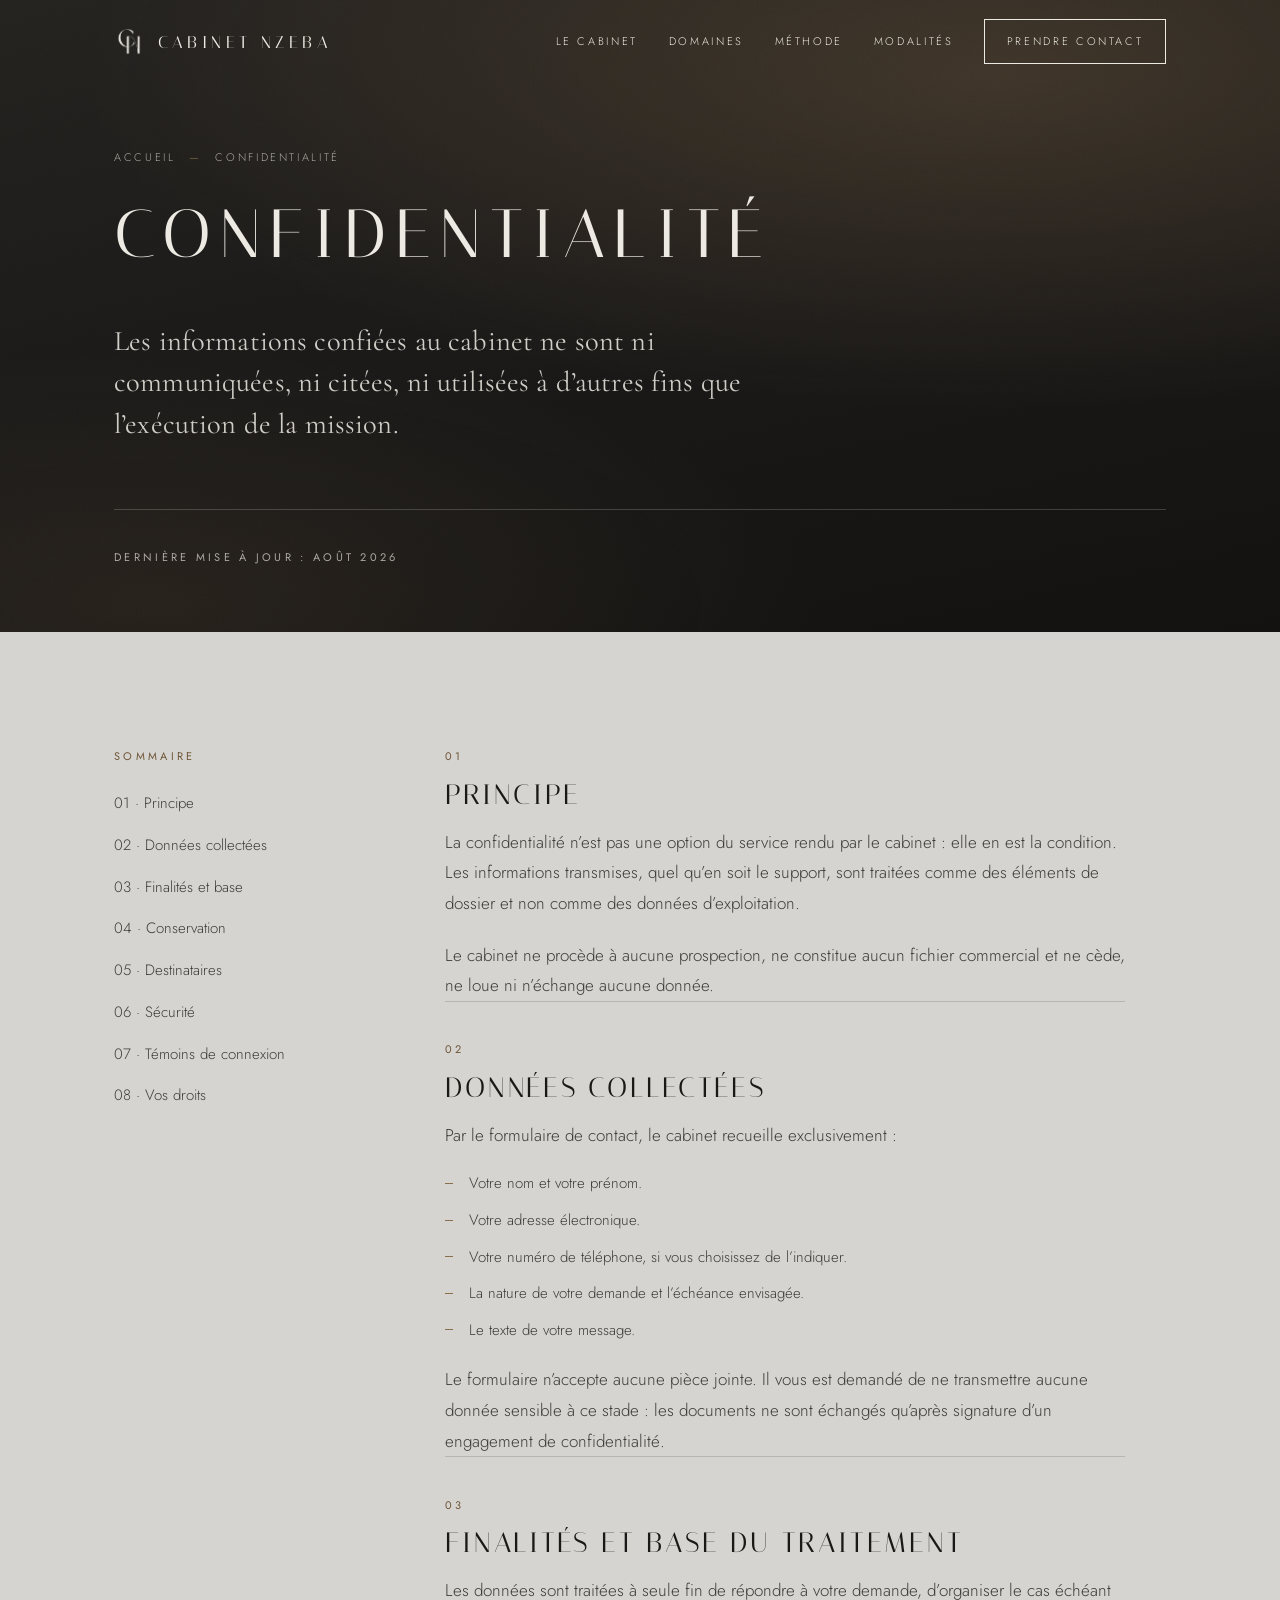
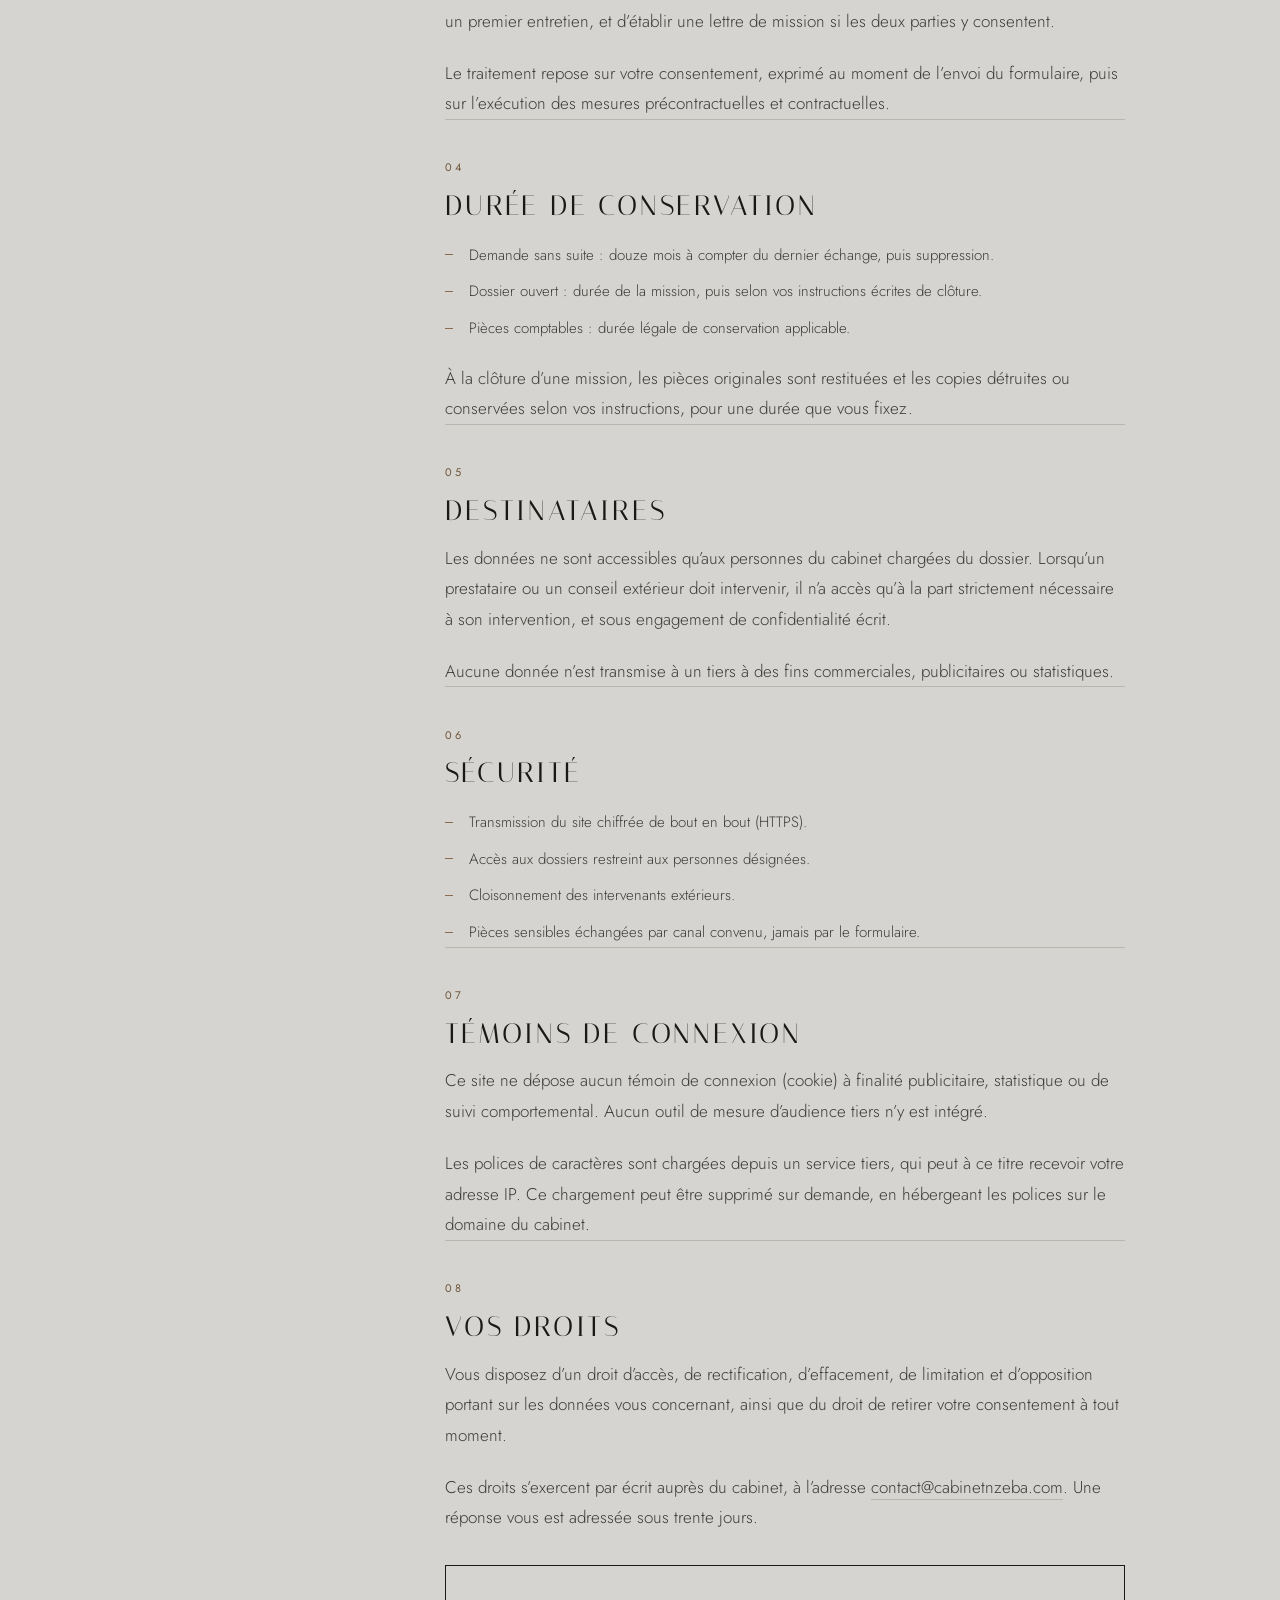
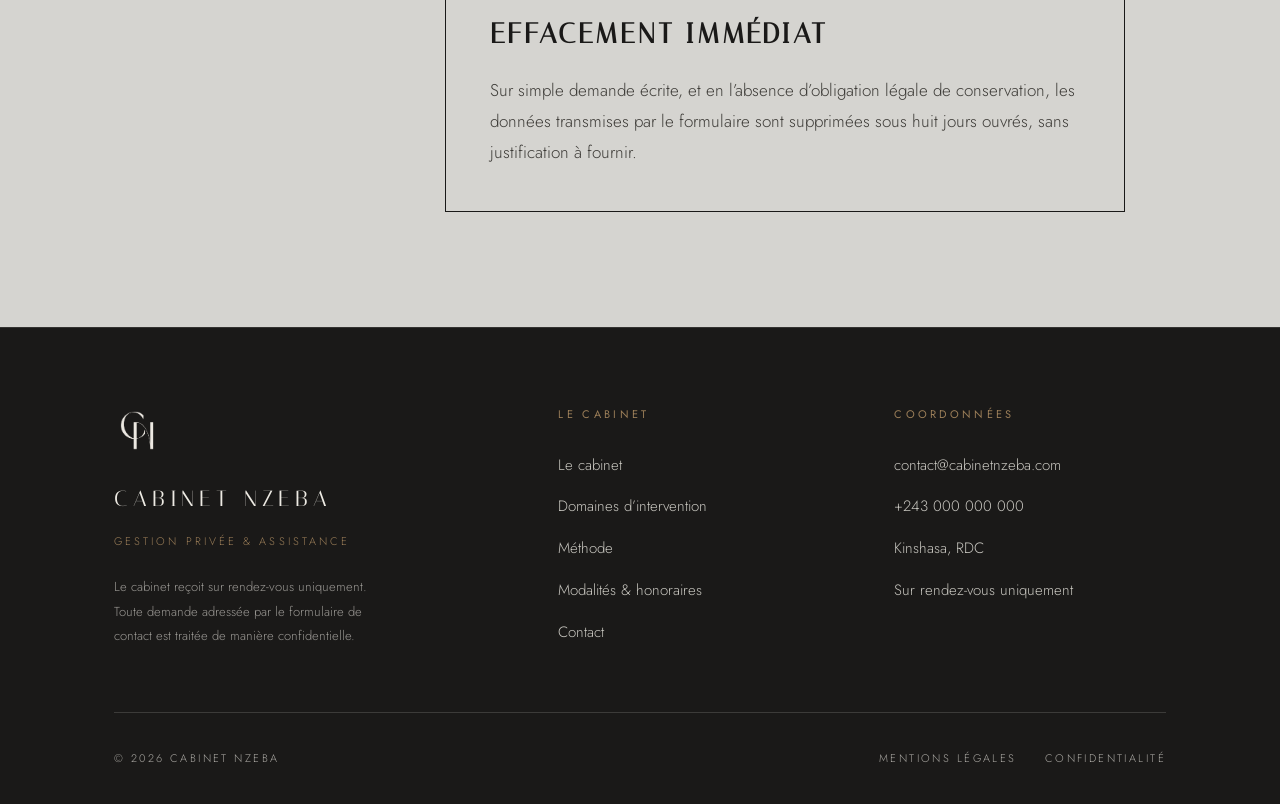
<file: confidentialite.html>
<!DOCTYPE html>
<html lang="fr" class="js-off">
<head>
<meta charset="utf-8">
<meta name="viewport" content="width=device-width, initial-scale=1">
<title>Politique de confidentialité — Cabinet Nzeba</title>
<meta name="description" content="Politique de confidentialité du Cabinet Nzeba : données collectées, finalités, durée de conservation, destinataires et droits des personnes.">
<link rel="canonical" href="https://www.cabinetnzeba.com/confidentialite.html">
<meta name="theme-color" content="#D5D4D0">
<meta name="robots" content="index, follow">
<link rel="icon" href="favicon.svg" type="image/svg+xml">
<link rel="apple-touch-icon" href="assets/img/monogramme.png">
<link rel="preconnect" href="https://fonts.googleapis.com">
<link rel="preconnect" href="https://fonts.gstatic.com" crossorigin>
<link href="https://fonts.googleapis.com/css2?family=Italiana&amp;family=Jost:wght@300;400;500&amp;family=Cormorant+Garamond:ital,wght@0,400;0,500;1,400&amp;display=swap" rel="stylesheet">
<link rel="stylesheet" href="assets/css/nzeba.css?v=5">
<script>document.documentElement.classList.remove('js-off');</script>
</head>
<body>

<a class="saut" href="#contenu">Aller au contenu</a>

<header class="entete entete--sombre" data-entete>
  <div class="entete__inner">
    <a class="marque" href="index.html" aria-label="Cabinet Nzeba — accueil">
      <img class="marque__signe marque__signe--positif" src="assets/img/monogramme.png" alt="" width="30" height="33">
      <img class="marque__signe marque__signe--negatif" src="assets/img/monogramme-negatif.png" alt="" width="30" height="33">
      <span class="marque__nom">Cabinet Nzeba</span>
    </a>
    <nav class="nav nav--bureau" aria-label="Navigation principale">
      <a class="nav__lien" href="cabinet.html">Le cabinet</a>
      <a class="nav__lien" href="domaines.html">Domaines</a>
      <a class="nav__lien" href="methode.html">Méthode</a>
      <a class="nav__lien" href="modalites.html">Modalités</a>
      <a class="bouton-nav" href="contact.html">Prendre contact</a>
    </nav>
    <button class="burger" data-burger type="button" aria-expanded="false" aria-controls="tiroir" aria-label="Ouvrir le menu de navigation">
      <span class="burger__trait"></span>
    </button>
  </div>
</header>

<div class="tiroir" id="tiroir" data-tiroir data-ouvert="false">
  <nav aria-label="Navigation principale (mobile)">
    <ul class="tiroir__liste">
      <li><a class="tiroir__lien" href="index.html"><span>01</span><span>Accueil</span></a></li>
      <li><a class="tiroir__lien" href="cabinet.html"><span>02</span><span>Le cabinet</span></a></li>
      <li><a class="tiroir__lien" href="domaines.html"><span>03</span><span>Domaines</span></a></li>
      <li><a class="tiroir__lien" href="methode.html"><span>04</span><span>Méthode</span></a></li>
      <li><a class="tiroir__lien" href="modalites.html"><span>05</span><span>Modalités</span></a></li>
      <li><a class="tiroir__lien" href="contact.html"><span>06</span><span>Contact</span></a></li>
    </ul>
  </nav>
  <div class="tiroir__pied">
    contact@cabinetnzeba.com<br>
    +243 000 000 000<br>
    Sur rendez-vous uniquement
  </div>
</div>

<main id="contenu">

  <section class="ouverture ouverture--breve">
    <div class="ouverture__fond" aria-hidden="true"></div>
    <div class="ouverture__grain" aria-hidden="true"></div>
    <div class="enveloppe ouverture__inner">
      <nav class="fil" aria-label="Fil d’Ariane">
        <a href="index.html">Accueil</a>
        <span aria-hidden="true">—</span>
        <span>Confidentialité</span>
      </nav>
      <h1 class="titre titre--1 ouverture__titre">Confidentialité</h1>
      <p class="lede ouverture__lede">
        Les informations confiées au cabinet ne sont ni communiquées, ni citées, ni utilisées à
        d’autres fins que l’exécution de la mission.
      </p>
      <div class="ouverture__bas">
        <span class="libelle libelle--gris">Dernière mise à jour : août 2026</span>
      </div>
    </div>
  </section>

  <section class="section">
    <div class="enveloppe duo">
      <div class="duo__appel">
        <span class="libelle">Sommaire</span>
        <ul class="pied__liste" style="margin-top:1.25rem;">
          <li><a href="#principe" style="font-size:0.9375rem; color:var(--encre);">01 · Principe</a></li>
          <li><a href="#collecte" style="font-size:0.9375rem; color:var(--encre);">02 · Données collectées</a></li>
          <li><a href="#finalites" style="font-size:0.9375rem; color:var(--encre);">03 · Finalités et base</a></li>
          <li><a href="#duree" style="font-size:0.9375rem; color:var(--encre);">04 · Conservation</a></li>
          <li><a href="#destinataires" style="font-size:0.9375rem; color:var(--encre);">05 · Destinataires</a></li>
          <li><a href="#securite" style="font-size:0.9375rem; color:var(--encre);">06 · Sécurité</a></li>
          <li><a href="#temoins" style="font-size:0.9375rem; color:var(--encre);">07 · Témoins de connexion</a></li>
          <li><a href="#droits" style="font-size:0.9375rem; color:var(--encre);">08 · Vos droits</a></li>
        </ul>
      </div>

      <div class="pile mesure">
        <div id="principe">
          <span class="libelle">01</span>
          <h2 class="titre titre--3" style="margin-top:0.75rem;">Principe</h2>
          <p class="texte" style="margin-top:1rem;">
            La confidentialité n’est pas une option du service rendu par le cabinet : elle en est la
            condition. Les informations transmises, quel qu’en soit le support, sont traitées comme
            des éléments de dossier et non comme des données d’exploitation.
          </p>
          <p class="texte">
            Le cabinet ne procède à aucune prospection, ne constitue aucun fichier commercial et
            ne cède, ne loue ni n’échange aucune donnée.
          </p>
        </div>

        <hr class="filet">

        <div id="collecte">
          <span class="libelle">02</span>
          <h2 class="titre titre--3" style="margin-top:0.75rem;">Données collectées</h2>
          <p class="texte" style="margin-top:1rem;">
            Par le formulaire de contact, le cabinet recueille exclusivement :
          </p>
          <ul class="liste-puces" style="margin-top:1.25rem;">
            <li>Votre nom et votre prénom.</li>
            <li>Votre adresse électronique.</li>
            <li>Votre numéro de téléphone, si vous choisissez de l’indiquer.</li>
            <li>La nature de votre demande et l’échéance envisagée.</li>
            <li>Le texte de votre message.</li>
          </ul>
          <p class="texte" style="margin-top:1.25rem;">
            Le formulaire n’accepte aucune pièce jointe. Il vous est demandé de ne transmettre
            aucune donnée sensible à ce stade : les documents ne sont échangés qu’après signature
            d’un engagement de confidentialité.
          </p>
        </div>

        <hr class="filet">

        <div id="finalites">
          <span class="libelle">03</span>
          <h2 class="titre titre--3" style="margin-top:0.75rem;">Finalités et base du traitement</h2>
          <p class="texte" style="margin-top:1rem;">
            Les données sont traitées à seule fin de répondre à votre demande, d’organiser le cas
            échéant un premier entretien, et d’établir une lettre de mission si les deux parties
            y consentent.
          </p>
          <p class="texte">
            Le traitement repose sur votre consentement, exprimé au moment de l’envoi du formulaire,
            puis sur l’exécution des mesures précontractuelles et contractuelles.
          </p>
        </div>

        <hr class="filet">

        <div id="duree">
          <span class="libelle">04</span>
          <h2 class="titre titre--3" style="margin-top:0.75rem;">Durée de conservation</h2>
          <ul class="liste-puces" style="margin-top:1.25rem;">
            <li>Demande sans suite : douze mois à compter du dernier échange, puis suppression.</li>
            <li>Dossier ouvert : durée de la mission, puis selon vos instructions écrites de clôture.</li>
            <li>Pièces comptables : durée légale de conservation applicable.</li>
          </ul>
          <p class="texte" style="margin-top:1.25rem;">
            À la clôture d’une mission, les pièces originales sont restituées et les copies détruites
            ou conservées selon vos instructions, pour une durée que vous fixez.
          </p>
        </div>

        <hr class="filet">

        <div id="destinataires">
          <span class="libelle">05</span>
          <h2 class="titre titre--3" style="margin-top:0.75rem;">Destinataires</h2>
          <p class="texte" style="margin-top:1rem;">
            Les données ne sont accessibles qu’aux personnes du cabinet chargées du dossier. Lorsqu’un
            prestataire ou un conseil extérieur doit intervenir, il n’a accès qu’à la part strictement
            nécessaire à son intervention, et sous engagement de confidentialité écrit.
          </p>
          <p class="texte">
            Aucune donnée n’est transmise à un tiers à des fins commerciales, publicitaires
            ou statistiques.
          </p>
        </div>

        <hr class="filet">

        <div id="securite">
          <span class="libelle">06</span>
          <h2 class="titre titre--3" style="margin-top:0.75rem;">Sécurité</h2>
          <ul class="liste-puces" style="margin-top:1.25rem;">
            <li>Transmission du site chiffrée de bout en bout (HTTPS).</li>
            <li>Accès aux dossiers restreint aux personnes désignées.</li>
            <li>Cloisonnement des intervenants extérieurs.</li>
            <li>Pièces sensibles échangées par canal convenu, jamais par le formulaire.</li>
          </ul>
        </div>

        <hr class="filet">

        <div id="temoins">
          <span class="libelle">07</span>
          <h2 class="titre titre--3" style="margin-top:0.75rem;">Témoins de connexion</h2>
          <p class="texte" style="margin-top:1rem;">
            Ce site ne dépose aucun témoin de connexion (cookie) à finalité publicitaire, statistique
            ou de suivi comportemental. Aucun outil de mesure d’audience tiers n’y est intégré.
          </p>
          <p class="texte">
            Les polices de caractères sont chargées depuis un service tiers, qui peut à ce titre
            recevoir votre adresse IP. Ce chargement peut être supprimé sur demande, en hébergeant
            les polices sur le domaine du cabinet.
          </p>
        </div>

        <hr class="filet">

        <div id="droits">
          <span class="libelle">08</span>
          <h2 class="titre titre--3" style="margin-top:0.75rem;">Vos droits</h2>
          <p class="texte" style="margin-top:1rem;">
            Vous disposez d’un droit d’accès, de rectification, d’effacement, de limitation et
            d’opposition portant sur les données vous concernant, ainsi que du droit de retirer
            votre consentement à tout moment.
          </p>
          <p class="texte">
            Ces droits s’exercent par écrit auprès du cabinet, à l’adresse
            <a href="mailto:contact@cabinetnzeba.com">contact@cabinetnzeba.com</a>. Une réponse
            vous est adressée sous trente jours.
          </p>
          <div class="engagement" style="margin-top:2rem;">
            <h3 class="engagement__titre">Effacement immédiat</h3>
            <p class="texte" style="margin-top:1rem;">
              Sur simple demande écrite, et en l’absence d’obligation légale de conservation, les
              données transmises par le formulaire sont supprimées sous huit jours ouvrés, sans
              justification à fournir.
            </p>
          </div>
        </div>
      </div>
    </div>
  </section>

</main>

<footer class="pied">
  <div class="enveloppe">
    <div class="pied__haut">
      <div>
        <img class="pied__signe" src="assets/img/monogramme-negatif.png" alt="Monogramme Cabinet Nzeba" width="46" height="51">
        <div class="pied__nom">Cabinet Nzeba</div>
        <div class="pied__sous">Gestion privée &amp; assistance</div>
        <p class="pied__note">
          Le cabinet reçoit sur rendez-vous uniquement. Toute demande adressée par le formulaire de
          contact est traitée de manière confidentielle.
        </p>
      </div>
      <div class="pied__colonne">
        <span class="libelle">Le cabinet</span>
        <ul class="pied__liste">
          <li><a href="cabinet.html">Le cabinet</a></li>
          <li><a href="domaines.html">Domaines d’intervention</a></li>
          <li><a href="methode.html">Méthode</a></li>
          <li><a href="modalites.html">Modalités &amp; honoraires</a></li>
          <li><a href="contact.html">Contact</a></li>
        </ul>
      </div>
      <div class="pied__colonne">
        <span class="libelle">Coordonnées</span>
        <ul class="pied__liste">
          <li><a href="mailto:contact@cabinetnzeba.com">contact@cabinetnzeba.com</a></li>
          <li><a href="tel:+243000000000">+243 000 000 000</a></li>
          <li><span style="font-size:0.9375rem; color:rgba(237,234,227,0.82);">Kinshasa, RDC</span></li>
          <li><span style="font-size:0.9375rem; color:rgba(237,234,227,0.82);">Sur rendez-vous uniquement</span></li>
        </ul>
      </div>
    </div>
    <div class="pied__bas">
      <span>© <span data-annee>2026</span> Cabinet Nzeba</span>
      <nav aria-label="Informations légales">
        <a href="mentions-legales.html">Mentions légales</a>
        <a href="confidentialite.html" aria-current="page">Confidentialité</a>
      </nav>
    </div>
  </div>
</footer>

<script src="assets/js/nzeba.js?v=5" defer></script>
</body>
</html>
</file>
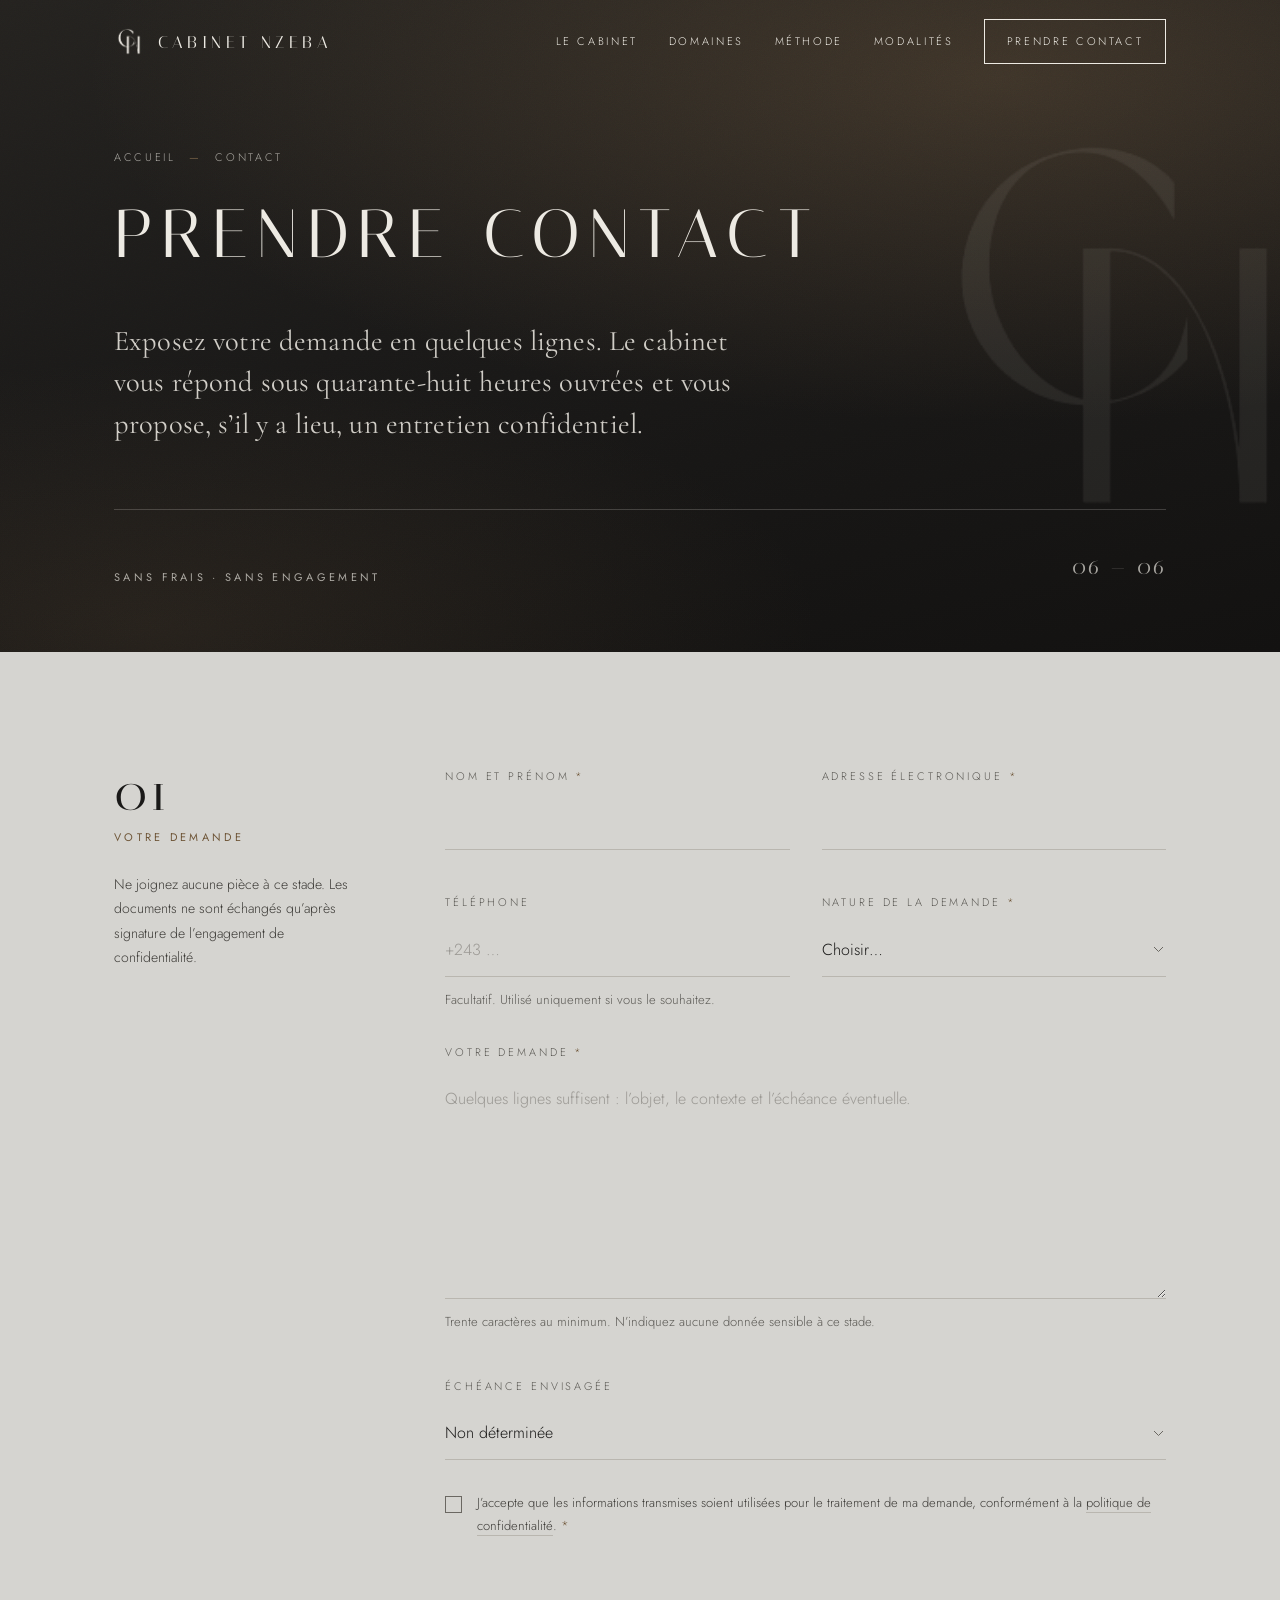
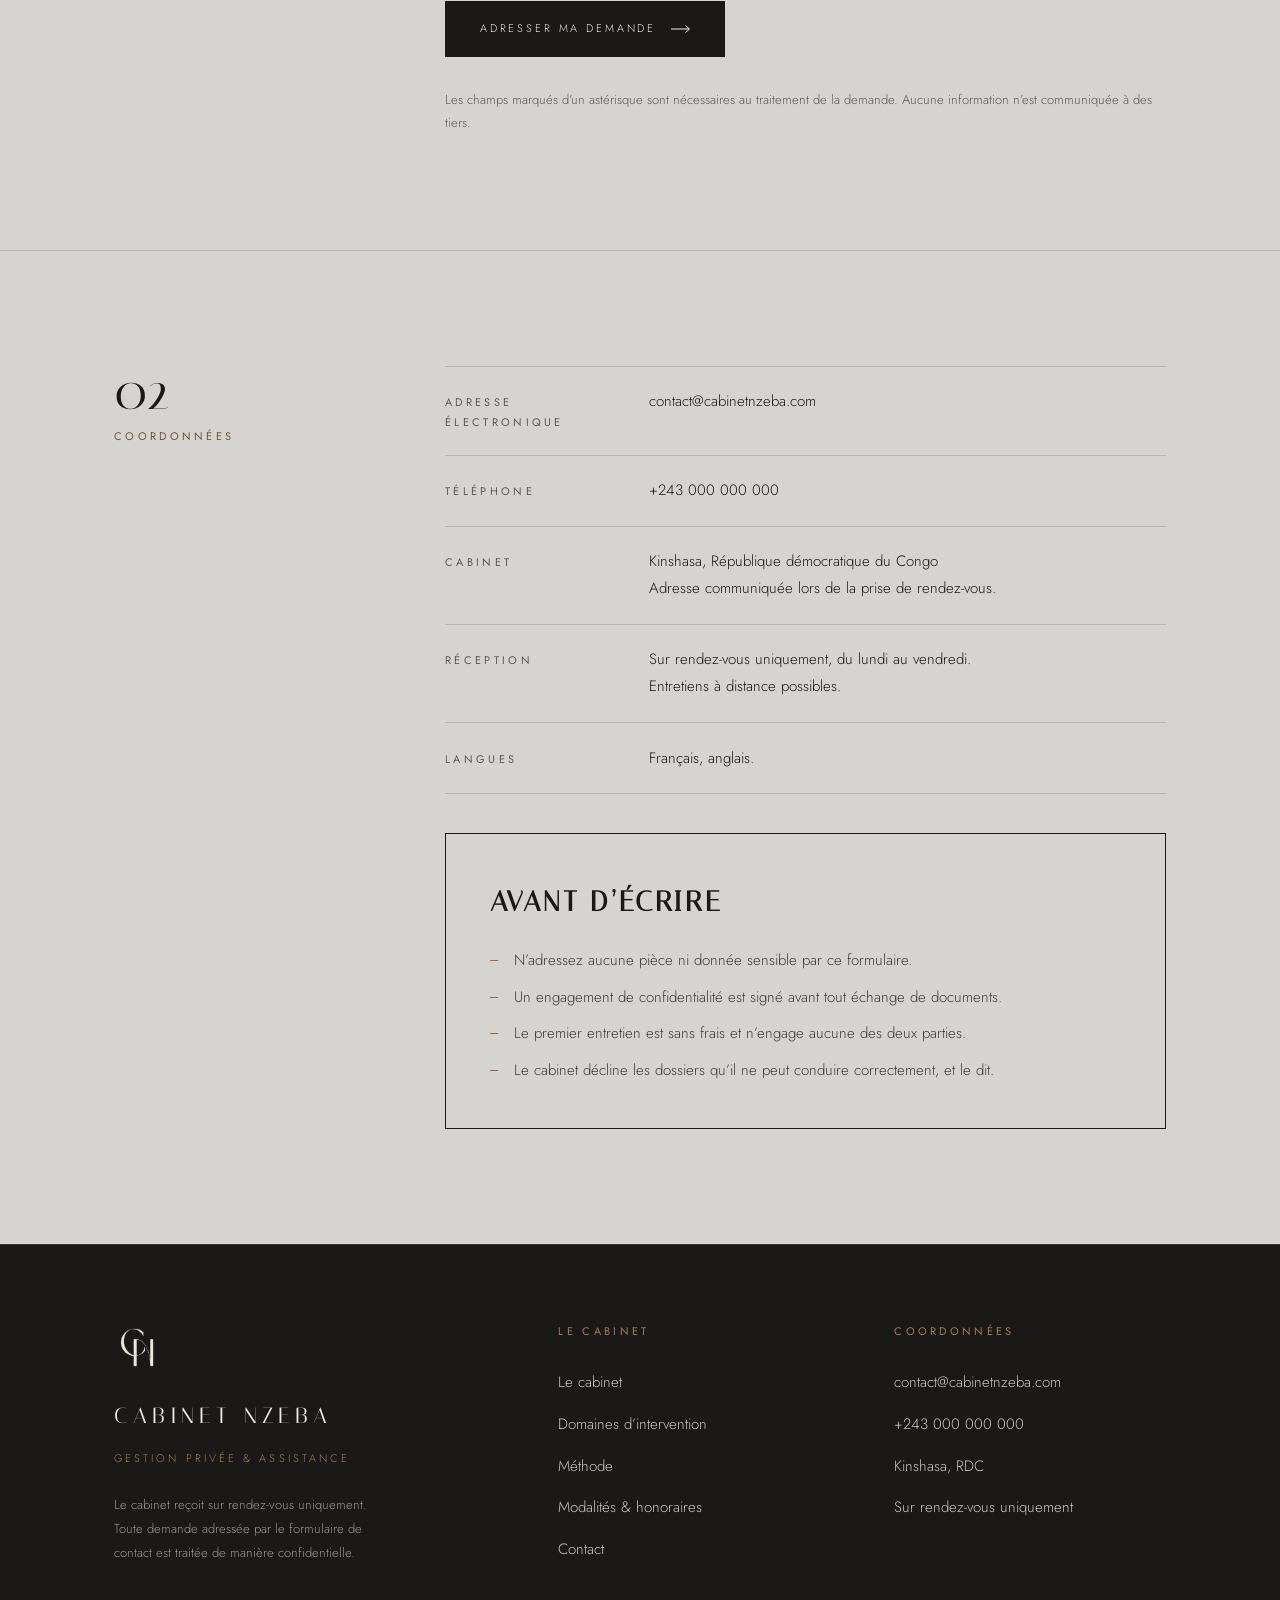
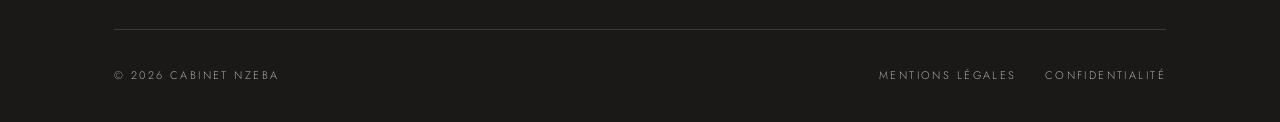
<file: contact.html>
<!DOCTYPE html>
<html lang="fr" class="js-off">
<head>
<meta charset="utf-8">
<meta name="viewport" content="width=device-width, initial-scale=1">
<title>Contact — Cabinet Nzeba</title>
<meta name="description" content="Prendre contact avec le Cabinet Nzeba. Premier entretien confidentiel, sans frais et sans engagement. Réponse sous 48 heures ouvrées.">
<link rel="canonical" href="https://www.cabinetnzeba.com/contact.html">
<meta name="theme-color" content="#D5D4D0">
<meta property="og:type" content="website">
<meta property="og:site_name" content="Cabinet Nzeba">
<meta property="og:locale" content="fr_FR">
<meta property="og:title" content="Contact — Cabinet Nzeba">
<meta property="og:description" content="Premier entretien confidentiel, sans frais et sans engagement. Réponse sous 48 heures ouvrées.">
<meta property="og:url" content="https://www.cabinetnzeba.com/contact.html">
<meta property="og:image" content="https://www.cabinetnzeba.com/assets/img/logo.png">

<link rel="icon" href="favicon.svg" type="image/svg+xml">
<link rel="apple-touch-icon" href="assets/img/monogramme.png">
<link rel="preconnect" href="https://fonts.googleapis.com">
<link rel="preconnect" href="https://fonts.gstatic.com" crossorigin>
<link href="https://fonts.googleapis.com/css2?family=Italiana&amp;family=Jost:wght@300;400;500&amp;family=Cormorant+Garamond:ital,wght@0,400;0,500;1,400&amp;display=swap" rel="stylesheet">
<link rel="stylesheet" href="assets/css/nzeba.css?v=5">
<script>document.documentElement.classList.remove('js-off');</script>
</head>
<body>

<a class="saut" href="#contenu">Aller au contenu</a>

<header class="entete entete--sombre" data-entete>
  <div class="entete__inner">
    <a class="marque" href="index.html" aria-label="Cabinet Nzeba — accueil">
      <img class="marque__signe marque__signe--positif" src="assets/img/monogramme.png" alt="" width="30" height="33">
      <img class="marque__signe marque__signe--negatif" src="assets/img/monogramme-negatif.png" alt="" width="30" height="33">
      <span class="marque__nom">Cabinet Nzeba</span>
    </a>
    <nav class="nav nav--bureau" aria-label="Navigation principale">
      <a class="nav__lien" href="cabinet.html">Le cabinet</a>
      <a class="nav__lien" href="domaines.html">Domaines</a>
      <a class="nav__lien" href="methode.html">Méthode</a>
      <a class="nav__lien" href="modalites.html">Modalités</a>
      <a class="bouton-nav" href="contact.html" aria-current="page">Prendre contact</a>
    </nav>
    <button class="burger" data-burger type="button" aria-expanded="false" aria-controls="tiroir" aria-label="Ouvrir le menu de navigation">
      <span class="burger__trait"></span>
    </button>
  </div>
</header>

<div class="tiroir" id="tiroir" data-tiroir data-ouvert="false">
  <nav aria-label="Navigation principale (mobile)">
    <ul class="tiroir__liste">
      <li><a class="tiroir__lien" href="index.html"><span>01</span><span>Accueil</span></a></li>
      <li><a class="tiroir__lien" href="cabinet.html"><span>02</span><span>Le cabinet</span></a></li>
      <li><a class="tiroir__lien" href="domaines.html"><span>03</span><span>Domaines</span></a></li>
      <li><a class="tiroir__lien" href="methode.html"><span>04</span><span>Méthode</span></a></li>
      <li><a class="tiroir__lien" href="modalites.html"><span>05</span><span>Modalités</span></a></li>
      <li><a class="tiroir__lien" href="contact.html"><span>06</span><span>Contact</span></a></li>
    </ul>
  </nav>
  <div class="tiroir__pied">
    contact@cabinetnzeba.com<br>
    +243 000 000 000<br>
    Sur rendez-vous uniquement
  </div>
</div>

<main id="contenu">

  <section class="ouverture ouverture--breve">
    <div class="ouverture__fond" aria-hidden="true"></div>
    <div class="ouverture__grain" aria-hidden="true"></div>
    <img class="ouverture__filigrane" src="assets/img/monogramme-negatif.png" alt="" aria-hidden="true">
    <div class="enveloppe ouverture__inner">
      <nav class="fil" aria-label="Fil d’Ariane">
        <a href="index.html">Accueil</a>
        <span aria-hidden="true">—</span>
        <span>Contact</span>
      </nav>
      <h1 class="titre titre--1 ouverture__titre">Prendre contact</h1>
      <p class="lede ouverture__lede">
        Exposez votre demande en quelques lignes. Le cabinet vous répond sous quarante-huit heures
        ouvrées et vous propose, s’il y a lieu, un entretien confidentiel.
      </p>
      <div class="ouverture__bas">
        <span class="libelle libelle--gris">Sans frais · sans engagement</span>
        <span class="ouverture__pagination">06 — 06</span>
      </div>
    </div>
  </section>

  <!-- FORMULAIRE -->
  <section class="section" aria-labelledby="t-formulaire">
    <div class="enveloppe duo">
      <div class="duo__appel">
        <div class="appel__num">01</div>
        <span class="libelle appel__titre" id="t-formulaire">Votre demande</span>
        <p class="appel__note">
          Ne joignez aucune pièce à ce stade. Les documents ne sont échangés qu’après signature
          de l’engagement de confidentialité.
        </p>
      </div>

      <div>
        <form class="formulaire" data-formulaire name="contact" method="POST" novalidate>
          <!-- Point de collecte : voir README pour l'activation (Netlify, Formspree…) -->
          <input type="hidden" name="form-name" value="contact">
          <p class="miel" aria-hidden="true">
            <label>Ne pas remplir <input name="societe-bis" tabindex="-1" autocomplete="off"></label>
          </p>

          <div class="champs-2">
            <div class="champ">
              <label class="champ__label" for="nom">Nom et prénom <span class="requis">*</span></label>
              <input type="text" id="nom" name="nom" required autocomplete="name" minlength="2">
              <span class="champ__erreur" data-erreur role="alert"></span>
            </div>
            <div class="champ">
              <label class="champ__label" for="email">Adresse électronique <span class="requis">*</span></label>
              <input type="email" id="email" name="email" required autocomplete="email">
              <span class="champ__erreur" data-erreur role="alert"></span>
            </div>
          </div>

          <div class="champs-2">
            <div class="champ">
              <label class="champ__label" for="telephone">Téléphone</label>
              <input type="tel" id="telephone" name="telephone" autocomplete="tel" placeholder="+243 …">
              <span class="champ__aide">Facultatif. Utilisé uniquement si vous le souhaitez.</span>
            </div>
            <div class="champ">
              <label class="champ__label" for="objet">Nature de la demande <span class="requis">*</span></label>
              <select id="objet" name="objet" required>
                <option value="" selected disabled>Choisir…</option>
                <option>Organisation des affaires privées</option>
                <option>Coordination de projet confidentiel</option>
                <option>Mise en relation</option>
                <option>Assistance exécutive</option>
                <option>Mission particulière</option>
                <option>Autre demande</option>
              </select>
              <span class="champ__erreur" data-erreur role="alert"></span>
            </div>
          </div>

          <div class="champ">
            <label class="champ__label" for="message">Votre demande <span class="requis">*</span></label>
            <textarea id="message" name="message" required minlength="30" rows="7"
              placeholder="Quelques lignes suffisent : l’objet, le contexte et l’échéance éventuelle."></textarea>
            <span class="champ__aide">Trente caractères au minimum. N’indiquez aucune donnée sensible à ce stade.</span>
            <span class="champ__erreur" data-erreur role="alert"></span>
          </div>

          <div class="champ">
            <label class="champ__label" for="delai">Échéance envisagée</label>
            <select id="delai" name="delai">
              <option value="" selected>Non déterminée</option>
              <option>Sous huit jours</option>
              <option>Ce mois-ci</option>
              <option>Ce trimestre</option>
              <option>Au-delà</option>
            </select>
          </div>

          <div>
            <label class="case" for="consentement">
              <input type="checkbox" id="consentement" name="consentement" required>
              <span class="case__boite" aria-hidden="true"></span>
              <span class="case__texte">
                J’accepte que les informations transmises soient utilisées pour le traitement de ma
                demande, conformément à la
                <a href="confidentialite.html" style="border-bottom:1px solid var(--ligne);">politique de confidentialité</a>.
                <span class="requis" style="color:var(--accent-texte);">*</span>
              </span>
            </label>
          </div>
          <span class="champ__erreur" data-erreur role="alert"></span>

          <div>
            <button class="bouton bouton--plein" type="submit">
              Adresser ma demande
              <svg class="bouton__fleche" width="20" height="8" viewBox="0 0 20 8" fill="none" aria-hidden="true"><path d="M0 4h18M14.5 0.5 18.5 4l-4 3.5" stroke="currentColor"/></svg>
            </button>
          </div>

          <p class="petit gris">
            Les champs marqués d’un astérisque sont nécessaires au traitement de la demande.
            Aucune information n’est communiquée à des tiers.
          </p>
        </form>

        <div class="confirmation" data-confirmation hidden>
          <span class="libelle">Demande enregistrée</span>
          <h2 class="titre titre--3" style="margin-top:1rem;">Votre demande est prête à être adressée</h2>
          <p class="texte" style="margin-top:1rem;">
            Le récapitulatif de votre demande a été composé. Confirmez son envoi par le lien ci-dessous ;
            il ouvrira votre messagerie avec le message déjà rédigé. Le cabinet vous répond sous
            quarante-huit heures ouvrées.
          </p>
          <div style="margin-top:1.75rem; display:flex; gap:1rem; flex-wrap:wrap;">
            <a class="bouton bouton--plein" data-mailto href="mailto:contact@cabinetnzeba.com">
              Confirmer l’envoi
              <svg class="bouton__fleche" width="20" height="8" viewBox="0 0 20 8" fill="none" aria-hidden="true"><path d="M0 4h18M14.5 0.5 18.5 4l-4 3.5" stroke="currentColor"/></svg>
            </a>
            <button class="bouton" type="button" data-reprendre>Modifier ma demande</button>
          </div>
          <hr class="filet" style="margin:1.75rem 0;">
          <p class="petit gris">
            Vous pouvez également écrire directement à
            <a href="mailto:contact@cabinetnzeba.com" style="border-bottom:1px solid var(--ligne);">contact@cabinetnzeba.com</a>
            ou appeler le <a href="tel:+243000000000" style="border-bottom:1px solid var(--ligne);">+243 000 000 000</a>.
          </p>
        </div>
      </div>
    </div>
  </section>

  <!-- COORDONNÉES -->
  <section class="section section--filet" aria-labelledby="t-coordonnees">
    <div class="enveloppe duo">
      <div class="duo__appel">
        <div class="appel__num">02</div>
        <span class="libelle appel__titre" id="t-coordonnees">Coordonnées</span>
      </div>
      <div class="pile" data-groupe>
        <dl class="coordonnees" data-apparait>
          <div class="coordonnee">
            <dt class="libelle libelle--gris">Adresse électronique</dt>
            <dd class="coordonnee__valeur"><a href="mailto:contact@cabinetnzeba.com">contact@cabinetnzeba.com</a></dd>
          </div>
          <div class="coordonnee">
            <dt class="libelle libelle--gris">Téléphone</dt>
            <dd class="coordonnee__valeur"><a href="tel:+243000000000">+243 000 000 000</a></dd>
          </div>
          <div class="coordonnee">
            <dt class="libelle libelle--gris">Cabinet</dt>
            <dd class="coordonnee__valeur">Kinshasa, République démocratique du Congo<br>Adresse communiquée lors de la prise de rendez-vous.</dd>
          </div>
          <div class="coordonnee">
            <dt class="libelle libelle--gris">Réception</dt>
            <dd class="coordonnee__valeur">Sur rendez-vous uniquement, du lundi au vendredi.<br>Entretiens à distance possibles.</dd>
          </div>
          <div class="coordonnee">
            <dt class="libelle libelle--gris">Langues</dt>
            <dd class="coordonnee__valeur">Français, anglais.</dd>
          </div>
        </dl>

        <div class="engagement" data-apparait>
          <h2 class="engagement__titre">Avant d’écrire</h2>
          <ul class="liste-puces" style="margin-top:1.25rem;">
            <li>N’adressez aucune pièce ni donnée sensible par ce formulaire.</li>
            <li>Un engagement de confidentialité est signé avant tout échange de documents.</li>
            <li>Le premier entretien est sans frais et n’engage aucune des deux parties.</li>
            <li>Le cabinet décline les dossiers qu’il ne peut conduire correctement, et le dit.</li>
          </ul>
        </div>
      </div>
    </div>
  </section>

</main>

<footer class="pied">
  <div class="enveloppe">
    <div class="pied__haut">
      <div>
        <img class="pied__signe" src="assets/img/monogramme-negatif.png" alt="Monogramme Cabinet Nzeba" width="46" height="51">
        <div class="pied__nom">Cabinet Nzeba</div>
        <div class="pied__sous">Gestion privée &amp; assistance</div>
        <p class="pied__note">
          Le cabinet reçoit sur rendez-vous uniquement. Toute demande adressée par le formulaire de
          contact est traitée de manière confidentielle.
        </p>
      </div>
      <div class="pied__colonne">
        <span class="libelle">Le cabinet</span>
        <ul class="pied__liste">
          <li><a href="cabinet.html">Le cabinet</a></li>
          <li><a href="domaines.html">Domaines d’intervention</a></li>
          <li><a href="methode.html">Méthode</a></li>
          <li><a href="modalites.html">Modalités &amp; honoraires</a></li>
          <li><a href="contact.html">Contact</a></li>
        </ul>
      </div>
      <div class="pied__colonne">
        <span class="libelle">Coordonnées</span>
        <ul class="pied__liste">
          <li><a href="mailto:contact@cabinetnzeba.com">contact@cabinetnzeba.com</a></li>
          <li><a href="tel:+243000000000">+243 000 000 000</a></li>
          <li><span style="font-size:0.9375rem; color:rgba(237,234,227,0.82);">Kinshasa, RDC</span></li>
          <li><span style="font-size:0.9375rem; color:rgba(237,234,227,0.82);">Sur rendez-vous uniquement</span></li>
        </ul>
      </div>
    </div>
    <div class="pied__bas">
      <span>© <span data-annee>2026</span> Cabinet Nzeba</span>
      <nav aria-label="Informations légales">
        <a href="mentions-legales.html">Mentions légales</a>
        <a href="confidentialite.html">Confidentialité</a>
      </nav>
    </div>
  </div>
</footer>

<script src="assets/js/nzeba.js?v=5" defer></script>
</body>
</html>
</file>
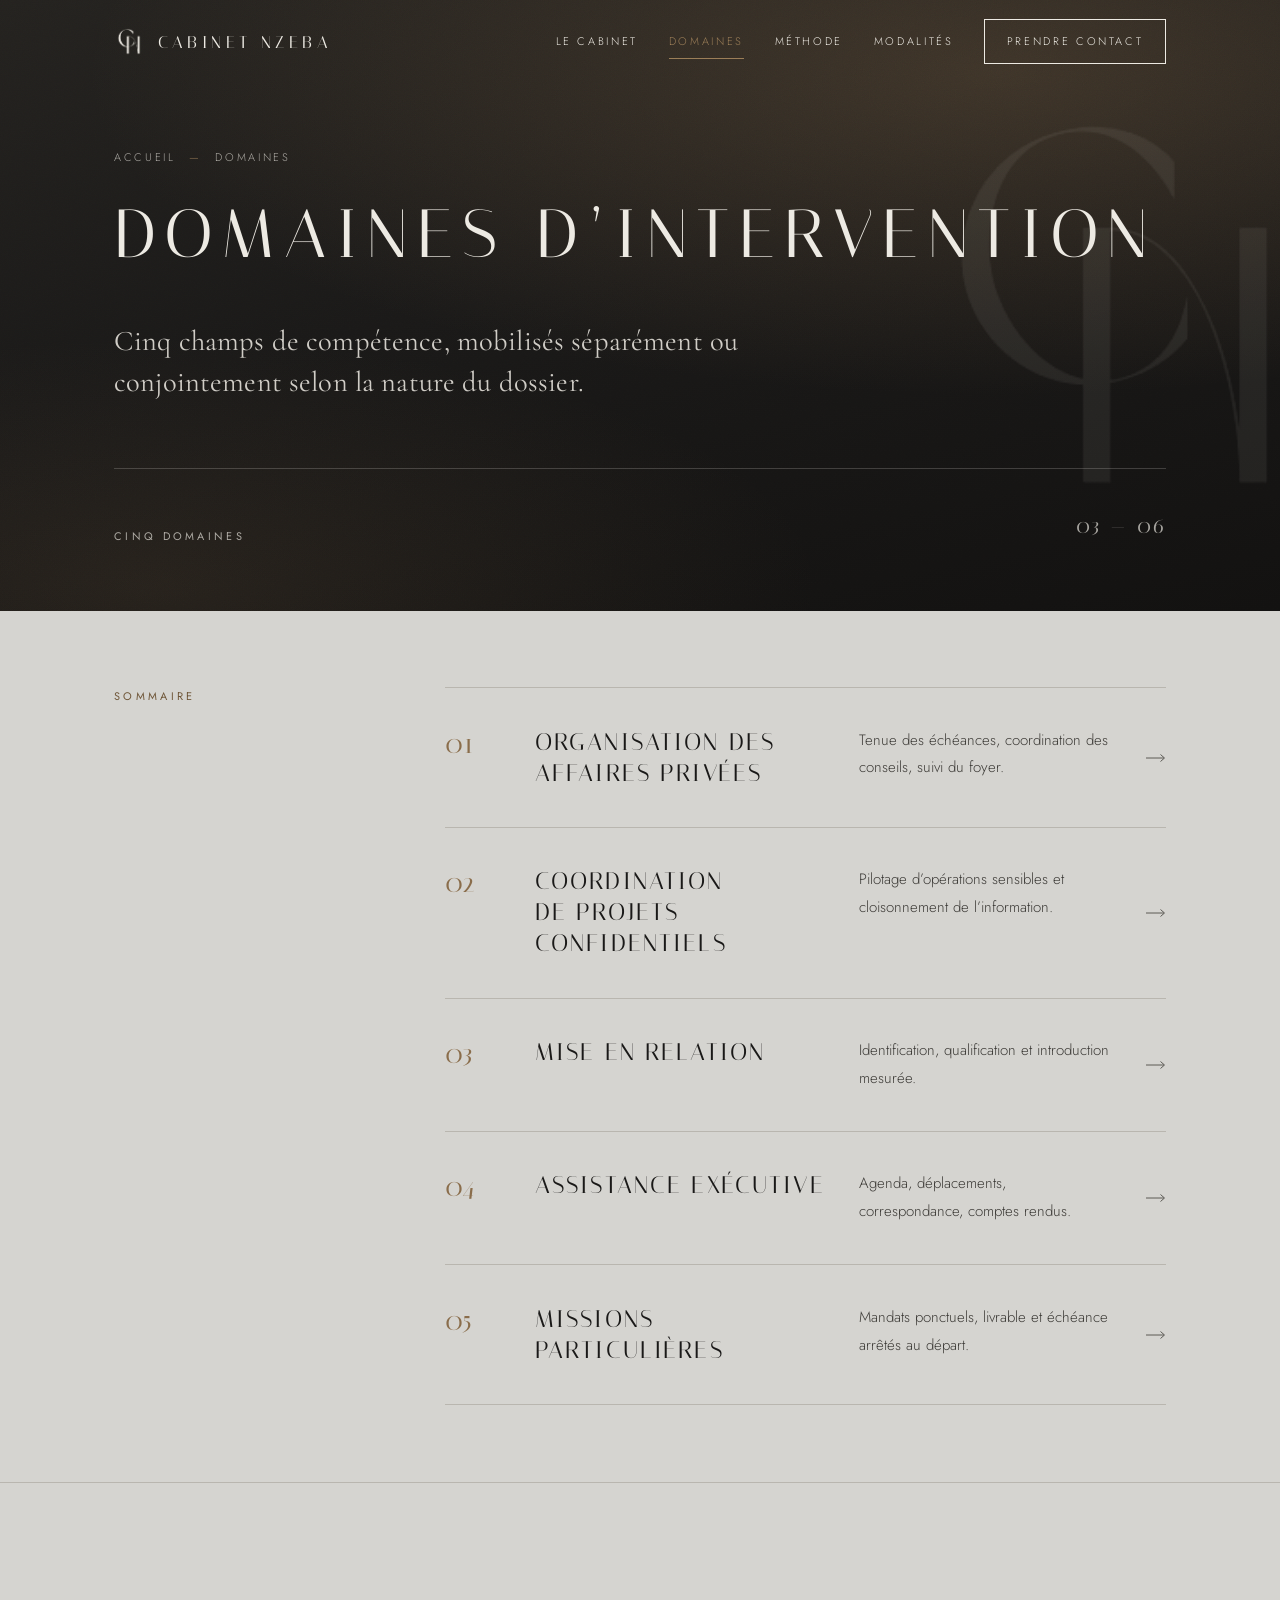
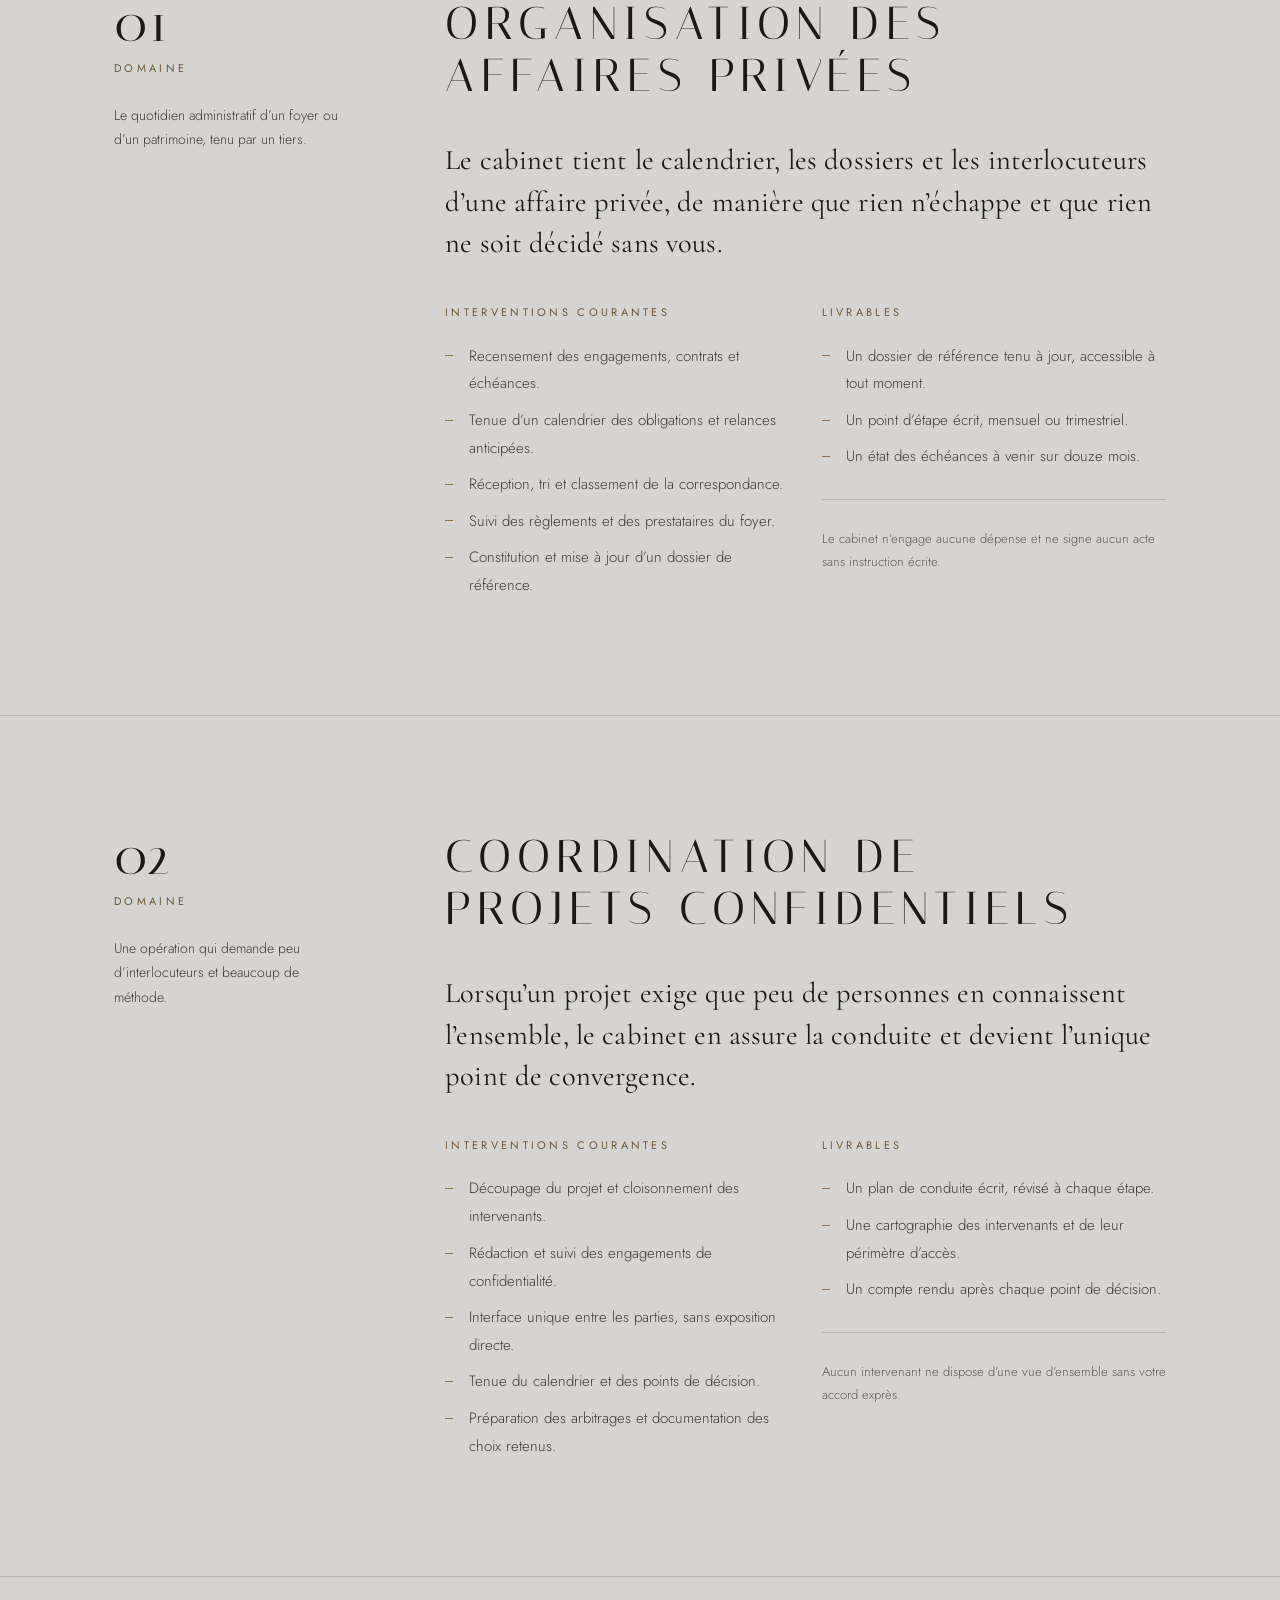
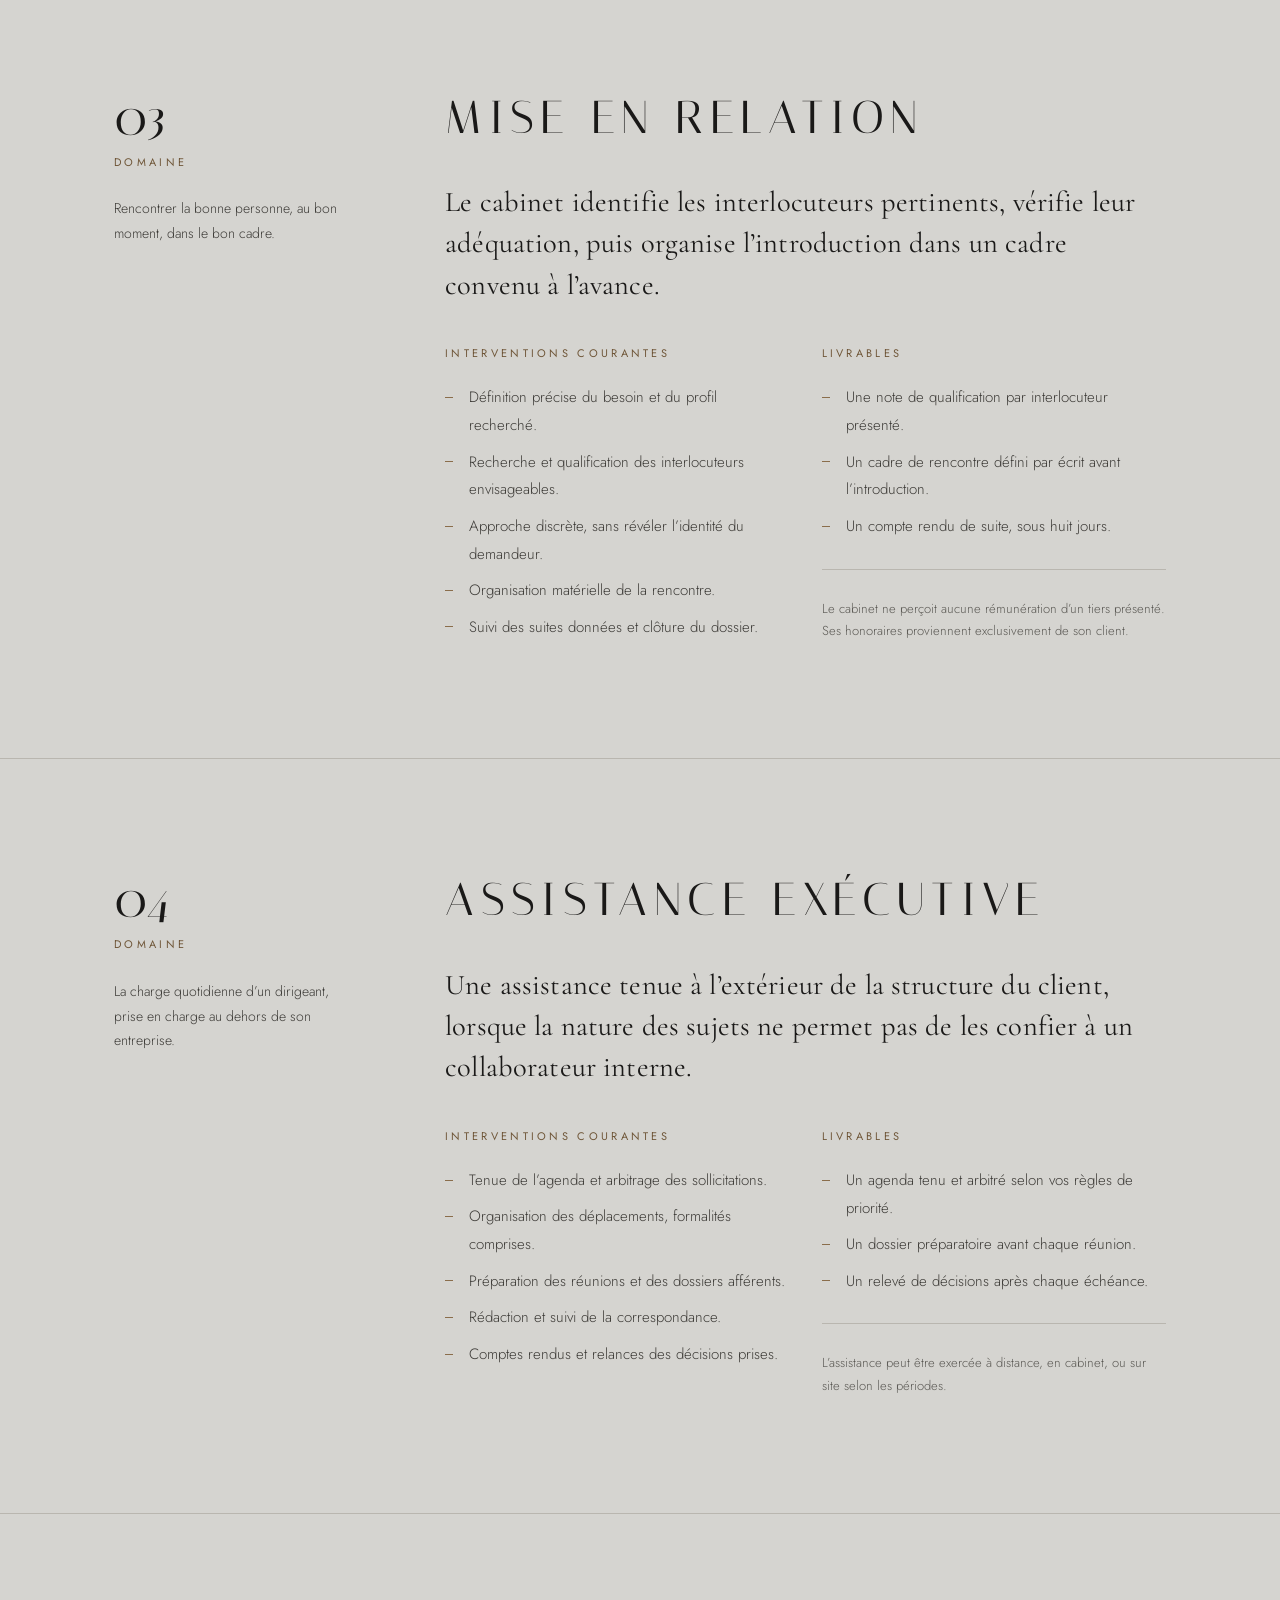
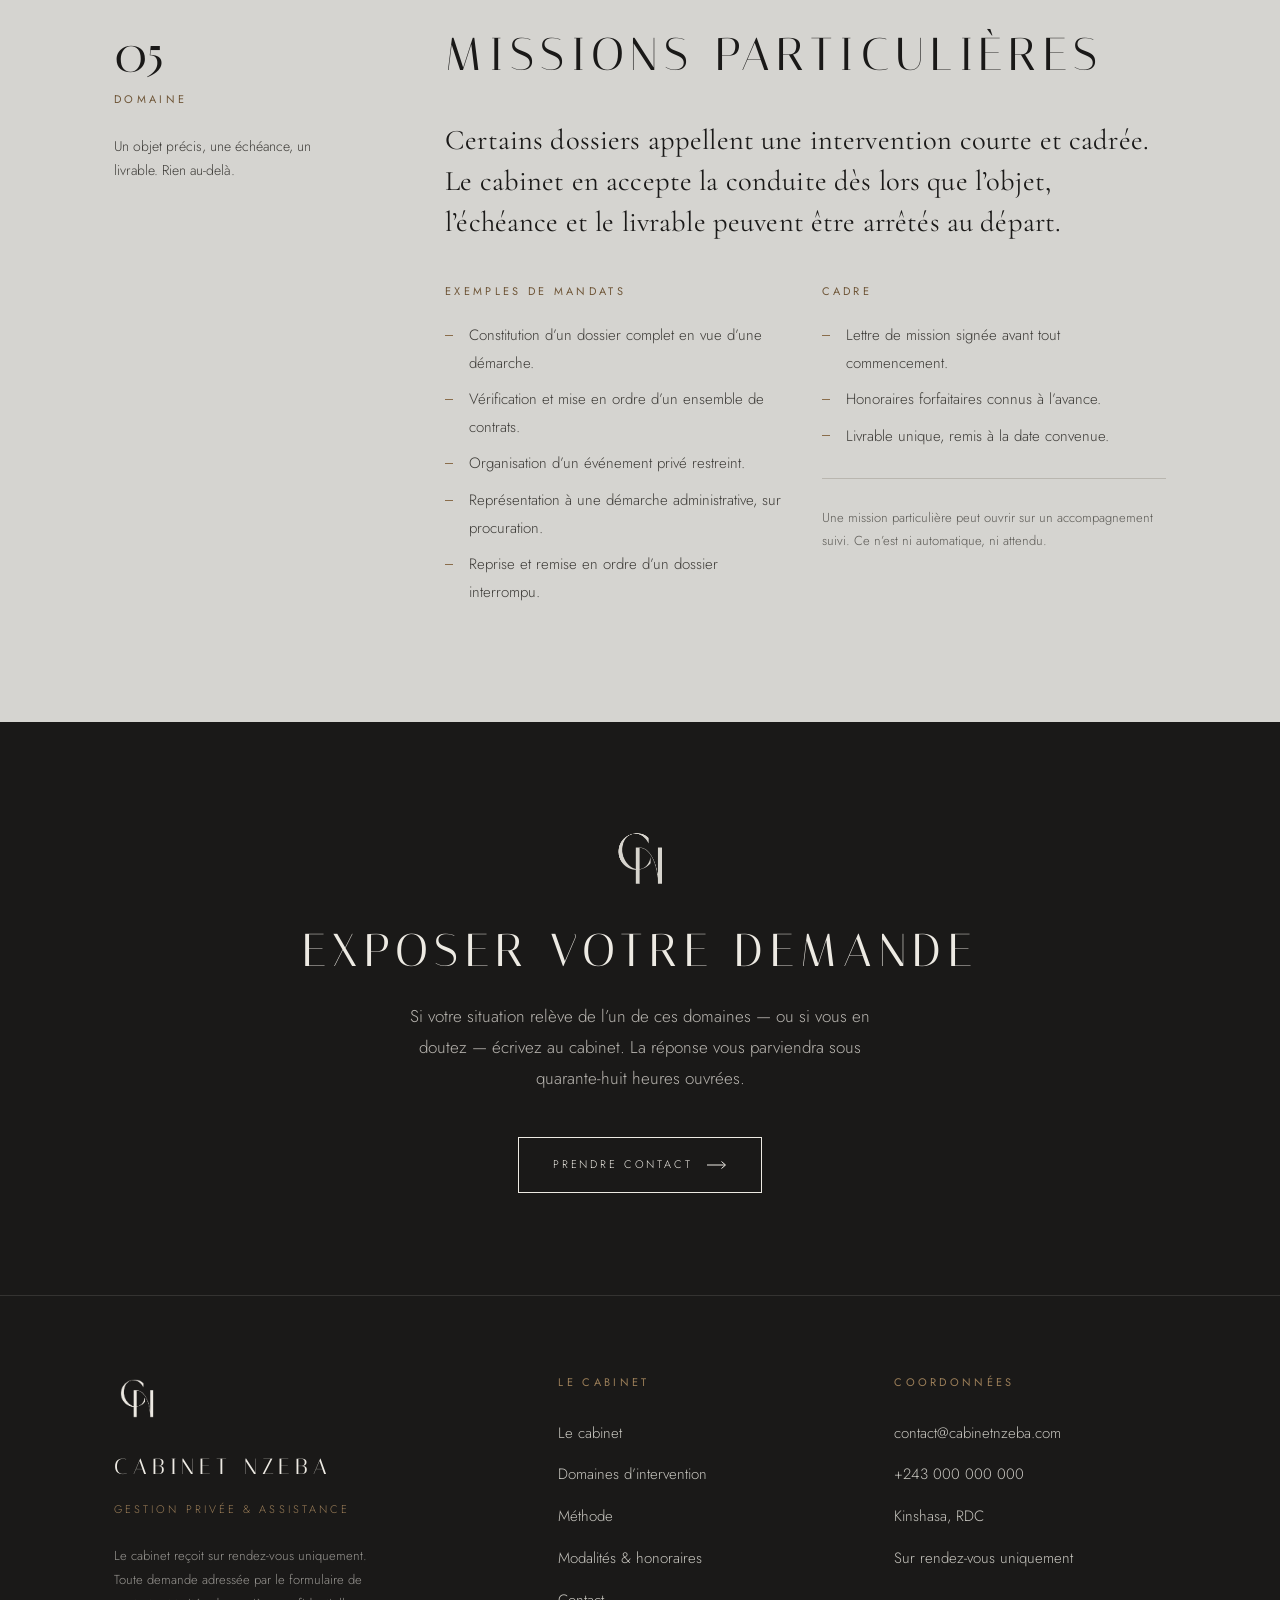
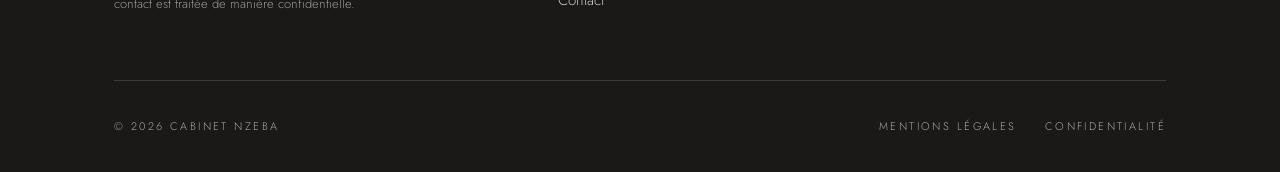
<file: domaines.html>
<!DOCTYPE html>
<html lang="fr" class="js-off">
<head>
<meta charset="utf-8">
<meta name="viewport" content="width=device-width, initial-scale=1">
<title>Domaines d’intervention — Cabinet Nzeba</title>
<meta name="description" content="Organisation des affaires privées, coordination de projets confidentiels, mise en relation, assistance exécutive et missions particulières : le détail des interventions du Cabinet Nzeba.">
<link rel="canonical" href="https://www.cabinetnzeba.com/domaines.html">
<meta name="theme-color" content="#D5D4D0">
<meta property="og:type" content="article">
<meta property="og:site_name" content="Cabinet Nzeba">
<meta property="og:locale" content="fr_FR">
<meta property="og:title" content="Domaines d’intervention — Cabinet Nzeba">
<meta property="og:description" content="Cinq champs de compétence, leurs livrables et leurs limites.">
<meta property="og:url" content="https://www.cabinetnzeba.com/domaines.html">
<meta property="og:image" content="https://www.cabinetnzeba.com/assets/img/logo.png">

<link rel="icon" href="favicon.svg" type="image/svg+xml">
<link rel="apple-touch-icon" href="assets/img/monogramme.png">
<link rel="preconnect" href="https://fonts.googleapis.com">
<link rel="preconnect" href="https://fonts.gstatic.com" crossorigin>
<link href="https://fonts.googleapis.com/css2?family=Italiana&amp;family=Jost:wght@300;400;500&amp;family=Cormorant+Garamond:ital,wght@0,400;0,500;1,400&amp;display=swap" rel="stylesheet">
<link rel="stylesheet" href="assets/css/nzeba.css?v=5">
<script>document.documentElement.classList.remove('js-off');</script>
</head>
<body>

<a class="saut" href="#contenu">Aller au contenu</a>

<header class="entete entete--sombre" data-entete>
  <div class="entete__inner">
    <a class="marque" href="index.html" aria-label="Cabinet Nzeba — accueil">
      <img class="marque__signe marque__signe--positif" src="assets/img/monogramme.png" alt="" width="30" height="33">
      <img class="marque__signe marque__signe--negatif" src="assets/img/monogramme-negatif.png" alt="" width="30" height="33">
      <span class="marque__nom">Cabinet Nzeba</span>
    </a>
    <nav class="nav nav--bureau" aria-label="Navigation principale">
      <a class="nav__lien" href="cabinet.html">Le cabinet</a>
      <a class="nav__lien" href="domaines.html" aria-current="page">Domaines</a>
      <a class="nav__lien" href="methode.html">Méthode</a>
      <a class="nav__lien" href="modalites.html">Modalités</a>
      <a class="bouton-nav" href="contact.html">Prendre contact</a>
    </nav>
    <button class="burger" data-burger type="button" aria-expanded="false" aria-controls="tiroir" aria-label="Ouvrir le menu de navigation">
      <span class="burger__trait"></span>
    </button>
  </div>
</header>

<div class="tiroir" id="tiroir" data-tiroir data-ouvert="false">
  <nav aria-label="Navigation principale (mobile)">
    <ul class="tiroir__liste">
      <li><a class="tiroir__lien" href="index.html"><span>01</span><span>Accueil</span></a></li>
      <li><a class="tiroir__lien" href="cabinet.html"><span>02</span><span>Le cabinet</span></a></li>
      <li><a class="tiroir__lien" href="domaines.html"><span>03</span><span>Domaines</span></a></li>
      <li><a class="tiroir__lien" href="methode.html"><span>04</span><span>Méthode</span></a></li>
      <li><a class="tiroir__lien" href="modalites.html"><span>05</span><span>Modalités</span></a></li>
      <li><a class="tiroir__lien" href="contact.html"><span>06</span><span>Contact</span></a></li>
    </ul>
  </nav>
  <div class="tiroir__pied">
    contact@cabinetnzeba.com<br>
    +243 000 000 000<br>
    Sur rendez-vous uniquement
  </div>
</div>

<main id="contenu">

  <section class="ouverture ouverture--breve">
    <div class="ouverture__fond" aria-hidden="true"></div>
    <div class="ouverture__grain" aria-hidden="true"></div>
    <img class="ouverture__filigrane" src="assets/img/monogramme-negatif.png" alt="" aria-hidden="true">
    <div class="enveloppe ouverture__inner">
      <nav class="fil" aria-label="Fil d’Ariane">
        <a href="index.html">Accueil</a>
        <span aria-hidden="true">—</span>
        <span>Domaines</span>
      </nav>
      <h1 class="titre titre--1 ouverture__titre">Domaines d’intervention</h1>
      <p class="lede ouverture__lede">
        Cinq champs de compétence, mobilisés séparément ou conjointement selon la nature du dossier.
      </p>
      <div class="ouverture__bas">
        <span class="libelle libelle--gris">Cinq domaines</span>
        <span class="ouverture__pagination">03 — 06</span>
      </div>
    </div>
  </section>

  <!-- SOMMAIRE -->
  <section class="section section--serre" aria-labelledby="t-sommaire">
    <div class="enveloppe duo">
      <div class="duo__appel"><span class="libelle" id="t-sommaire">Sommaire</span></div>
      <ul class="domaines" data-groupe>
        <li><a class="domaine" href="#organisation"><span class="domaine__num">01</span><span class="domaine__titre">Organisation des affaires privées</span><span class="domaine__resume">Tenue des échéances, coordination des conseils, suivi du foyer.</span><svg class="domaine__signe" width="20" height="8" viewBox="0 0 20 8" fill="none" aria-hidden="true"><path d="M0 4h18M14.5 0.5 18.5 4l-4 3.5" stroke="currentColor"/></svg></a></li>
        <li><a class="domaine" href="#projets"><span class="domaine__num">02</span><span class="domaine__titre">Coordination de projets confidentiels</span><span class="domaine__resume">Pilotage d’opérations sensibles et cloisonnement de l’information.</span><svg class="domaine__signe" width="20" height="8" viewBox="0 0 20 8" fill="none" aria-hidden="true"><path d="M0 4h18M14.5 0.5 18.5 4l-4 3.5" stroke="currentColor"/></svg></a></li>
        <li><a class="domaine" href="#relation"><span class="domaine__num">03</span><span class="domaine__titre">Mise en relation</span><span class="domaine__resume">Identification, qualification et introduction mesurée.</span><svg class="domaine__signe" width="20" height="8" viewBox="0 0 20 8" fill="none" aria-hidden="true"><path d="M0 4h18M14.5 0.5 18.5 4l-4 3.5" stroke="currentColor"/></svg></a></li>
        <li><a class="domaine" href="#executive"><span class="domaine__num">04</span><span class="domaine__titre">Assistance exécutive</span><span class="domaine__resume">Agenda, déplacements, correspondance, comptes rendus.</span><svg class="domaine__signe" width="20" height="8" viewBox="0 0 20 8" fill="none" aria-hidden="true"><path d="M0 4h18M14.5 0.5 18.5 4l-4 3.5" stroke="currentColor"/></svg></a></li>
        <li><a class="domaine" href="#missions"><span class="domaine__num">05</span><span class="domaine__titre">Missions particulières</span><span class="domaine__resume">Mandats ponctuels, livrable et échéance arrêtés au départ.</span><svg class="domaine__signe" width="20" height="8" viewBox="0 0 20 8" fill="none" aria-hidden="true"><path d="M0 4h18M14.5 0.5 18.5 4l-4 3.5" stroke="currentColor"/></svg></a></li>
      </ul>
    </div>
  </section>

  <!-- 01 -->
  <section class="section section--filet" id="organisation" aria-labelledby="t-organisation">
    <div class="enveloppe duo">
      <div class="duo__appel">
        <div class="appel__num">01</div>
        <span class="libelle appel__titre">Domaine</span>
        <p class="appel__note">Le quotidien administratif d’un foyer ou d’un patrimoine, tenu par un tiers.</p>
      </div>
      <div class="pile" data-groupe>
        <h2 class="titre titre--2" id="t-organisation">Organisation des affaires privées</h2>
        <p class="lede mesure" data-apparait>
          Le cabinet tient le calendrier, les dossiers et les interlocuteurs d’une affaire privée,
          de manière que rien n’échappe et que rien ne soit décidé sans vous.
        </p>
        <div class="champs-2" data-apparait>
          <div>
            <span class="libelle">Interventions courantes</span>
            <ul class="liste-puces" style="margin-top:1.25rem;">
              <li>Recensement des engagements, contrats et échéances.</li>
              <li>Tenue d’un calendrier des obligations et relances anticipées.</li>
              <li>Réception, tri et classement de la correspondance.</li>
              <li>Suivi des règlements et des prestataires du foyer.</li>
              <li>Constitution et mise à jour d’un dossier de référence.</li>
            </ul>
          </div>
          <div>
            <span class="libelle">Livrables</span>
            <ul class="liste-puces" style="margin-top:1.25rem;">
              <li>Un dossier de référence tenu à jour, accessible à tout moment.</li>
              <li>Un point d’étape écrit, mensuel ou trimestriel.</li>
              <li>Un état des échéances à venir sur douze mois.</li>
            </ul>
            <hr class="filet" style="margin:1.75rem 0;">
            <p class="petit gris">
              Le cabinet n’engage aucune dépense et ne signe aucun acte sans instruction écrite.
            </p>
          </div>
        </div>
      </div>
    </div>
  </section>

  <!-- 02 -->
  <section class="section section--filet" id="projets" aria-labelledby="t-projets">
    <div class="enveloppe duo">
      <div class="duo__appel">
        <div class="appel__num">02</div>
        <span class="libelle appel__titre">Domaine</span>
        <p class="appel__note">Une opération qui demande peu d’interlocuteurs et beaucoup de méthode.</p>
      </div>
      <div class="pile" data-groupe>
        <h2 class="titre titre--2" id="t-projets">Coordination de projets confidentiels</h2>
        <p class="lede mesure" data-apparait>
          Lorsqu’un projet exige que peu de personnes en connaissent l’ensemble, le cabinet en assure
          la conduite et devient l’unique point de convergence.
        </p>
        <div class="champs-2" data-apparait>
          <div>
            <span class="libelle">Interventions courantes</span>
            <ul class="liste-puces" style="margin-top:1.25rem;">
              <li>Découpage du projet et cloisonnement des intervenants.</li>
              <li>Rédaction et suivi des engagements de confidentialité.</li>
              <li>Interface unique entre les parties, sans exposition directe.</li>
              <li>Tenue du calendrier et des points de décision.</li>
              <li>Préparation des arbitrages et documentation des choix retenus.</li>
            </ul>
          </div>
          <div>
            <span class="libelle">Livrables</span>
            <ul class="liste-puces" style="margin-top:1.25rem;">
              <li>Un plan de conduite écrit, révisé à chaque étape.</li>
              <li>Une cartographie des intervenants et de leur périmètre d’accès.</li>
              <li>Un compte rendu après chaque point de décision.</li>
            </ul>
            <hr class="filet" style="margin:1.75rem 0;">
            <p class="petit gris">
              Aucun intervenant ne dispose d’une vue d’ensemble sans votre accord exprès.
            </p>
          </div>
        </div>
      </div>
    </div>
  </section>

  <!-- 03 -->
  <section class="section section--filet" id="relation" aria-labelledby="t-relation">
    <div class="enveloppe duo">
      <div class="duo__appel">
        <div class="appel__num">03</div>
        <span class="libelle appel__titre">Domaine</span>
        <p class="appel__note">Rencontrer la bonne personne, au bon moment, dans le bon cadre.</p>
      </div>
      <div class="pile" data-groupe>
        <h2 class="titre titre--2" id="t-relation">Mise en relation</h2>
        <p class="lede mesure" data-apparait>
          Le cabinet identifie les interlocuteurs pertinents, vérifie leur adéquation, puis organise
          l’introduction dans un cadre convenu à l’avance.
        </p>
        <div class="champs-2" data-apparait>
          <div>
            <span class="libelle">Interventions courantes</span>
            <ul class="liste-puces" style="margin-top:1.25rem;">
              <li>Définition précise du besoin et du profil recherché.</li>
              <li>Recherche et qualification des interlocuteurs envisageables.</li>
              <li>Approche discrète, sans révéler l’identité du demandeur.</li>
              <li>Organisation matérielle de la rencontre.</li>
              <li>Suivi des suites données et clôture du dossier.</li>
            </ul>
          </div>
          <div>
            <span class="libelle">Livrables</span>
            <ul class="liste-puces" style="margin-top:1.25rem;">
              <li>Une note de qualification par interlocuteur présenté.</li>
              <li>Un cadre de rencontre défini par écrit avant l’introduction.</li>
              <li>Un compte rendu de suite, sous huit jours.</li>
            </ul>
            <hr class="filet" style="margin:1.75rem 0;">
            <p class="petit gris">
              Le cabinet ne perçoit aucune rémunération d’un tiers présenté. Ses honoraires
              proviennent exclusivement de son client.
            </p>
          </div>
        </div>
      </div>
    </div>
  </section>

  <!-- 04 -->
  <section class="section section--filet" id="executive" aria-labelledby="t-executive">
    <div class="enveloppe duo">
      <div class="duo__appel">
        <div class="appel__num">04</div>
        <span class="libelle appel__titre">Domaine</span>
        <p class="appel__note">La charge quotidienne d’un dirigeant, prise en charge au dehors de son entreprise.</p>
      </div>
      <div class="pile" data-groupe>
        <h2 class="titre titre--2" id="t-executive">Assistance exécutive</h2>
        <p class="lede mesure" data-apparait>
          Une assistance tenue à l’extérieur de la structure du client, lorsque la nature des sujets
          ne permet pas de les confier à un collaborateur interne.
        </p>
        <div class="champs-2" data-apparait>
          <div>
            <span class="libelle">Interventions courantes</span>
            <ul class="liste-puces" style="margin-top:1.25rem;">
              <li>Tenue de l’agenda et arbitrage des sollicitations.</li>
              <li>Organisation des déplacements, formalités comprises.</li>
              <li>Préparation des réunions et des dossiers afférents.</li>
              <li>Rédaction et suivi de la correspondance.</li>
              <li>Comptes rendus et relances des décisions prises.</li>
            </ul>
          </div>
          <div>
            <span class="libelle">Livrables</span>
            <ul class="liste-puces" style="margin-top:1.25rem;">
              <li>Un agenda tenu et arbitré selon vos règles de priorité.</li>
              <li>Un dossier préparatoire avant chaque réunion.</li>
              <li>Un relevé de décisions après chaque échéance.</li>
            </ul>
            <hr class="filet" style="margin:1.75rem 0;">
            <p class="petit gris">
              L’assistance peut être exercée à distance, en cabinet, ou sur site selon les périodes.
            </p>
          </div>
        </div>
      </div>
    </div>
  </section>

  <!-- 05 -->
  <section class="section section--filet" id="missions" aria-labelledby="t-missions">
    <div class="enveloppe duo">
      <div class="duo__appel">
        <div class="appel__num">05</div>
        <span class="libelle appel__titre">Domaine</span>
        <p class="appel__note">Un objet précis, une échéance, un livrable. Rien au-delà.</p>
      </div>
      <div class="pile" data-groupe>
        <h2 class="titre titre--2" id="t-missions">Missions particulières</h2>
        <p class="lede mesure" data-apparait>
          Certains dossiers appellent une intervention courte et cadrée. Le cabinet en accepte la
          conduite dès lors que l’objet, l’échéance et le livrable peuvent être arrêtés au départ.
        </p>
        <div class="champs-2" data-apparait>
          <div>
            <span class="libelle">Exemples de mandats</span>
            <ul class="liste-puces" style="margin-top:1.25rem;">
              <li>Constitution d’un dossier complet en vue d’une démarche.</li>
              <li>Vérification et mise en ordre d’un ensemble de contrats.</li>
              <li>Organisation d’un événement privé restreint.</li>
              <li>Représentation à une démarche administrative, sur procuration.</li>
              <li>Reprise et remise en ordre d’un dossier interrompu.</li>
            </ul>
          </div>
          <div>
            <span class="libelle">Cadre</span>
            <ul class="liste-puces" style="margin-top:1.25rem;">
              <li>Lettre de mission signée avant tout commencement.</li>
              <li>Honoraires forfaitaires connus à l’avance.</li>
              <li>Livrable unique, remis à la date convenue.</li>
            </ul>
            <hr class="filet" style="margin:1.75rem 0;">
            <p class="petit gris">
              Une mission particulière peut ouvrir sur un accompagnement suivi. Ce n’est ni
              automatique, ni attendu.
            </p>
          </div>
        </div>
      </div>
    </div>
  </section>

  <section class="appel-final">
    <div class="enveloppe">
      <img class="appel-final__signe" src="assets/img/monogramme-negatif.png" alt="" aria-hidden="true">
      <h2 class="titre titre--2 appel-final__titre">Exposer votre demande</h2>
      <p class="appel-final__texte">
        Si votre situation relève de l’un de ces domaines — ou si vous en doutez — écrivez au cabinet.
        La réponse vous parviendra sous quarante-huit heures ouvrées.
      </p>
      <div class="appel-final__action">
        <a class="bouton bouton--clair" href="contact.html">
          Prendre contact
          <svg class="bouton__fleche" width="20" height="8" viewBox="0 0 20 8" fill="none" aria-hidden="true"><path d="M0 4h18M14.5 0.5 18.5 4l-4 3.5" stroke="currentColor"/></svg>
        </a>
      </div>
    </div>
  </section>

</main>

<footer class="pied">
  <div class="enveloppe">
    <div class="pied__haut">
      <div>
        <img class="pied__signe" src="assets/img/monogramme-negatif.png" alt="Monogramme Cabinet Nzeba" width="46" height="51">
        <div class="pied__nom">Cabinet Nzeba</div>
        <div class="pied__sous">Gestion privée &amp; assistance</div>
        <p class="pied__note">
          Le cabinet reçoit sur rendez-vous uniquement. Toute demande adressée par le formulaire de
          contact est traitée de manière confidentielle.
        </p>
      </div>
      <div class="pied__colonne">
        <span class="libelle">Le cabinet</span>
        <ul class="pied__liste">
          <li><a href="cabinet.html">Le cabinet</a></li>
          <li><a href="domaines.html">Domaines d’intervention</a></li>
          <li><a href="methode.html">Méthode</a></li>
          <li><a href="modalites.html">Modalités &amp; honoraires</a></li>
          <li><a href="contact.html">Contact</a></li>
        </ul>
      </div>
      <div class="pied__colonne">
        <span class="libelle">Coordonnées</span>
        <ul class="pied__liste">
          <li><a href="mailto:contact@cabinetnzeba.com">contact@cabinetnzeba.com</a></li>
          <li><a href="tel:+243000000000">+243 000 000 000</a></li>
          <li><span style="font-size:0.9375rem; color:rgba(237,234,227,0.82);">Kinshasa, RDC</span></li>
          <li><span style="font-size:0.9375rem; color:rgba(237,234,227,0.82);">Sur rendez-vous uniquement</span></li>
        </ul>
      </div>
    </div>
    <div class="pied__bas">
      <span>© <span data-annee>2026</span> Cabinet Nzeba</span>
      <nav aria-label="Informations légales">
        <a href="mentions-legales.html">Mentions légales</a>
        <a href="confidentialite.html">Confidentialité</a>
      </nav>
    </div>
  </div>
</footer>

<script src="assets/js/nzeba.js?v=5" defer></script>
</body>
</html>
</file>
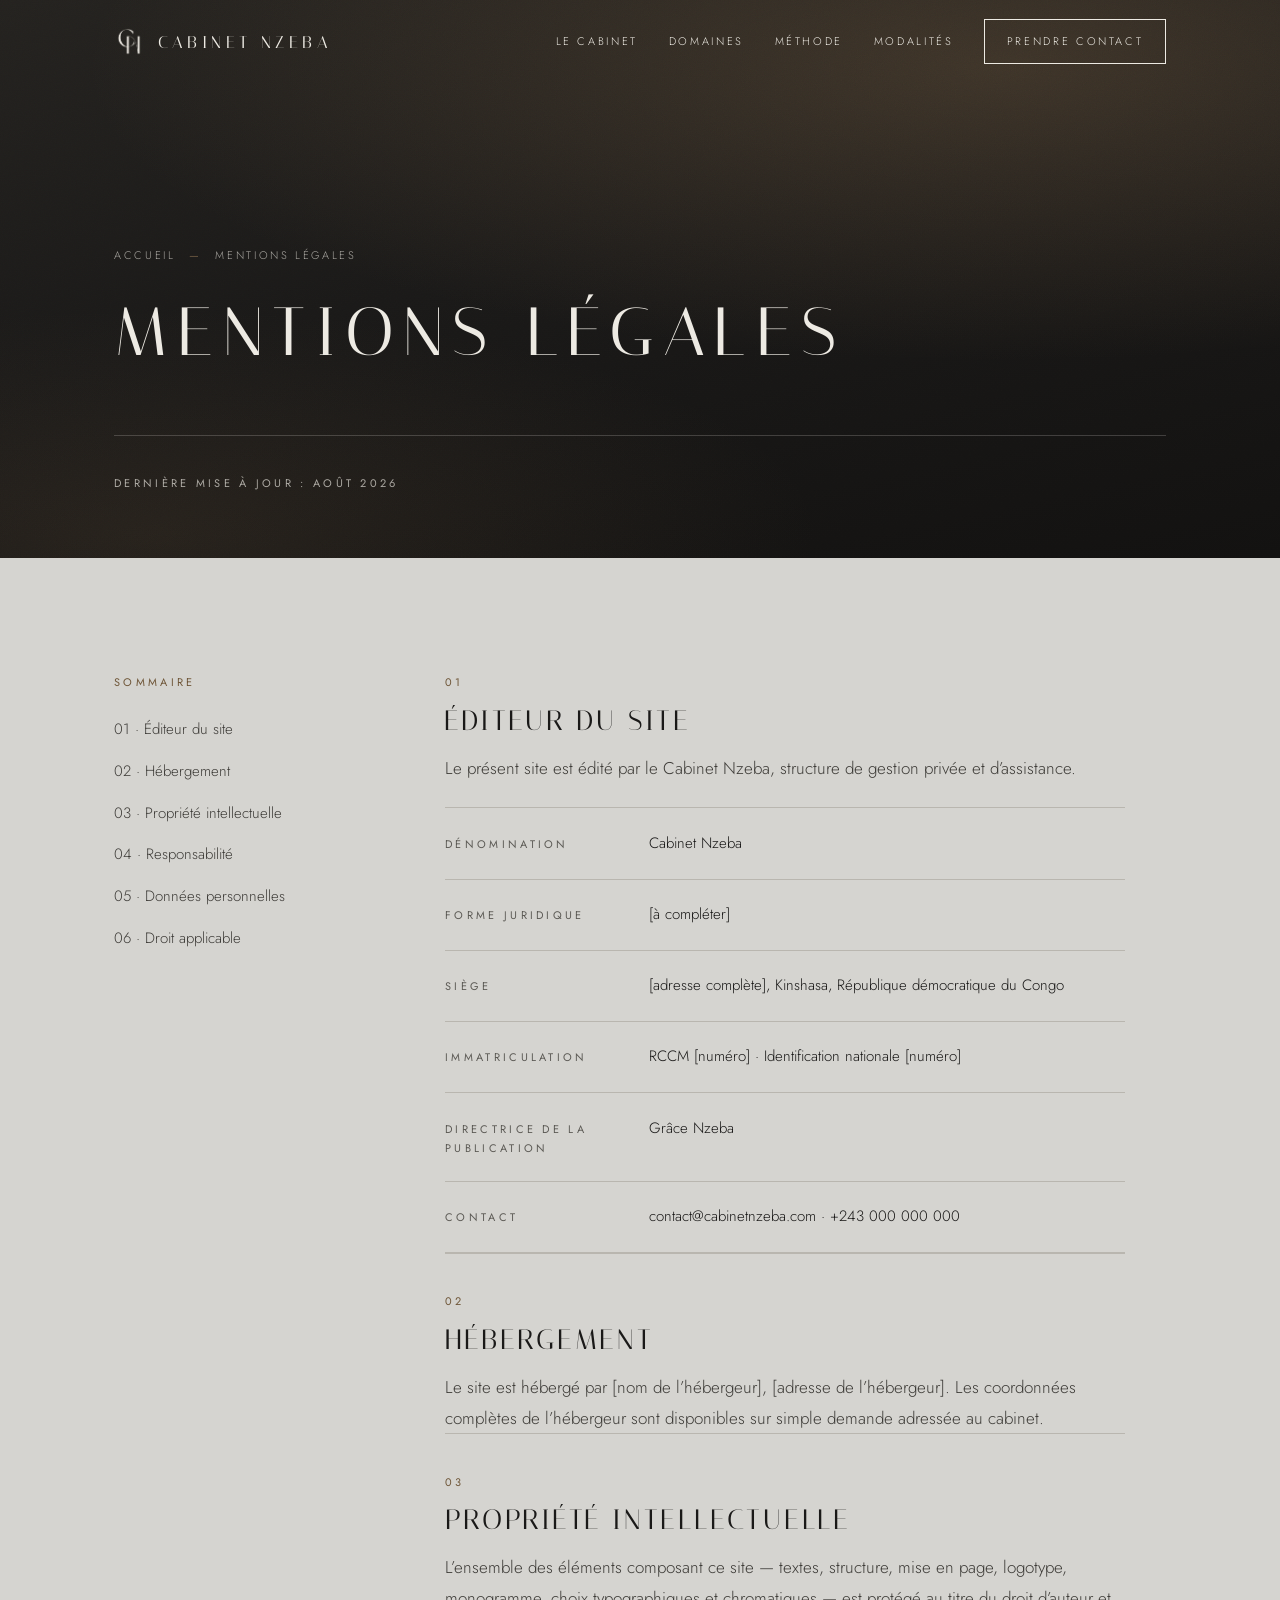
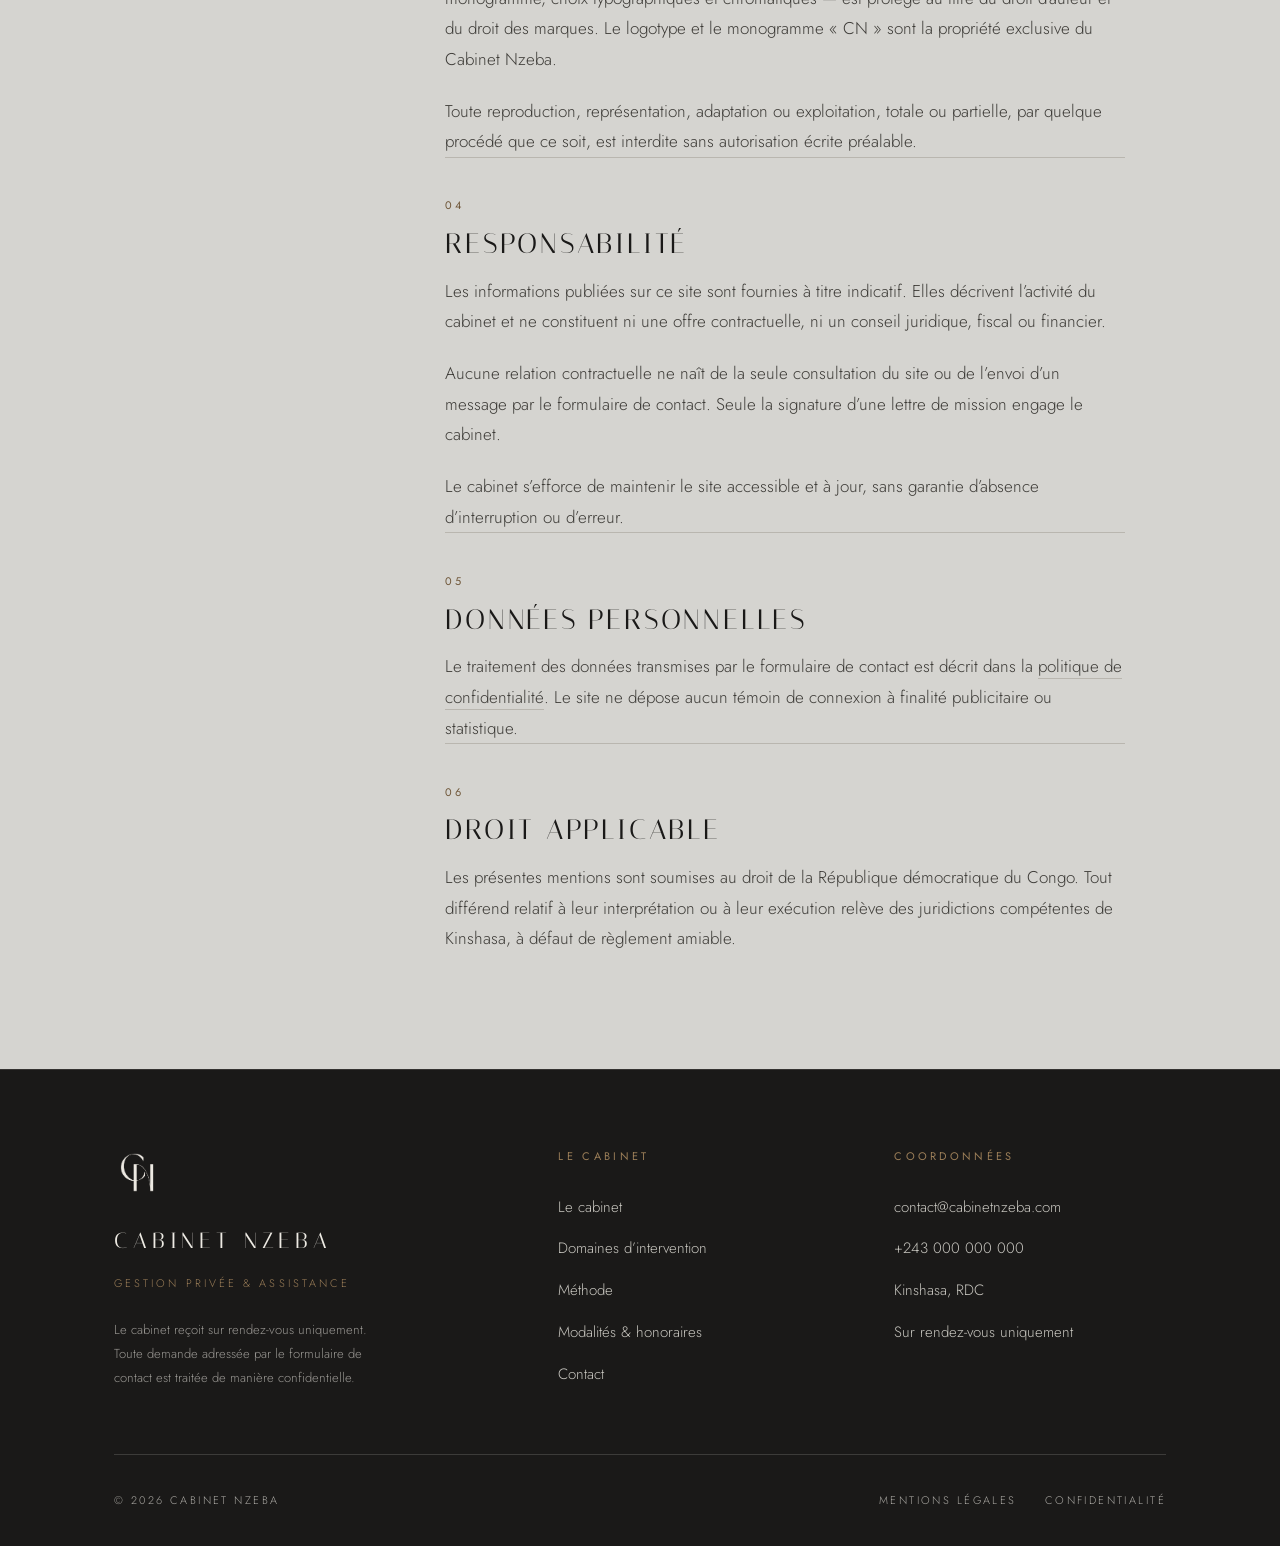
<file: mentions-legales.html>
<!DOCTYPE html>
<html lang="fr" class="js-off">
<head>
<meta charset="utf-8">
<meta name="viewport" content="width=device-width, initial-scale=1">
<title>Mentions légales — Cabinet Nzeba</title>
<meta name="description" content="Mentions légales du site du Cabinet Nzeba : éditeur, hébergement, propriété intellectuelle et responsabilité.">
<link rel="canonical" href="https://www.cabinetnzeba.com/mentions-legales.html">
<meta name="theme-color" content="#D5D4D0">
<meta name="robots" content="index, follow">
<link rel="icon" href="favicon.svg" type="image/svg+xml">
<link rel="apple-touch-icon" href="assets/img/monogramme.png">
<link rel="preconnect" href="https://fonts.googleapis.com">
<link rel="preconnect" href="https://fonts.gstatic.com" crossorigin>
<link href="https://fonts.googleapis.com/css2?family=Italiana&amp;family=Jost:wght@300;400;500&amp;family=Cormorant+Garamond:ital,wght@0,400;0,500;1,400&amp;display=swap" rel="stylesheet">
<link rel="stylesheet" href="assets/css/nzeba.css?v=5">
<script>document.documentElement.classList.remove('js-off');</script>
</head>
<body>

<a class="saut" href="#contenu">Aller au contenu</a>

<header class="entete entete--sombre" data-entete>
  <div class="entete__inner">
    <a class="marque" href="index.html" aria-label="Cabinet Nzeba — accueil">
      <img class="marque__signe marque__signe--positif" src="assets/img/monogramme.png" alt="" width="30" height="33">
      <img class="marque__signe marque__signe--negatif" src="assets/img/monogramme-negatif.png" alt="" width="30" height="33">
      <span class="marque__nom">Cabinet Nzeba</span>
    </a>
    <nav class="nav nav--bureau" aria-label="Navigation principale">
      <a class="nav__lien" href="cabinet.html">Le cabinet</a>
      <a class="nav__lien" href="domaines.html">Domaines</a>
      <a class="nav__lien" href="methode.html">Méthode</a>
      <a class="nav__lien" href="modalites.html">Modalités</a>
      <a class="bouton-nav" href="contact.html">Prendre contact</a>
    </nav>
    <button class="burger" data-burger type="button" aria-expanded="false" aria-controls="tiroir" aria-label="Ouvrir le menu de navigation">
      <span class="burger__trait"></span>
    </button>
  </div>
</header>

<div class="tiroir" id="tiroir" data-tiroir data-ouvert="false">
  <nav aria-label="Navigation principale (mobile)">
    <ul class="tiroir__liste">
      <li><a class="tiroir__lien" href="index.html"><span>01</span><span>Accueil</span></a></li>
      <li><a class="tiroir__lien" href="cabinet.html"><span>02</span><span>Le cabinet</span></a></li>
      <li><a class="tiroir__lien" href="domaines.html"><span>03</span><span>Domaines</span></a></li>
      <li><a class="tiroir__lien" href="methode.html"><span>04</span><span>Méthode</span></a></li>
      <li><a class="tiroir__lien" href="modalites.html"><span>05</span><span>Modalités</span></a></li>
      <li><a class="tiroir__lien" href="contact.html"><span>06</span><span>Contact</span></a></li>
    </ul>
  </nav>
  <div class="tiroir__pied">
    contact@cabinetnzeba.com<br>
    +243 000 000 000<br>
    Sur rendez-vous uniquement
  </div>
</div>

<main id="contenu">

  <section class="ouverture ouverture--breve">
    <div class="ouverture__fond" aria-hidden="true"></div>
    <div class="ouverture__grain" aria-hidden="true"></div>
    <div class="enveloppe ouverture__inner">
      <nav class="fil" aria-label="Fil d’Ariane">
        <a href="index.html">Accueil</a>
        <span aria-hidden="true">—</span>
        <span>Mentions légales</span>
      </nav>
      <h1 class="titre titre--1 ouverture__titre">Mentions légales</h1>
      <div class="ouverture__bas">
        <span class="libelle libelle--gris">Dernière mise à jour : août 2026</span>
      </div>
    </div>
  </section>

  <section class="section">
    <div class="enveloppe duo">
      <div class="duo__appel">
        <span class="libelle">Sommaire</span>
        <ul class="pied__liste" style="margin-top:1.25rem;">
          <li><a href="#editeur" style="font-size:0.9375rem; color:var(--encre);">01 · Éditeur du site</a></li>
          <li><a href="#hebergement" style="font-size:0.9375rem; color:var(--encre);">02 · Hébergement</a></li>
          <li><a href="#propriete" style="font-size:0.9375rem; color:var(--encre);">03 · Propriété intellectuelle</a></li>
          <li><a href="#responsabilite" style="font-size:0.9375rem; color:var(--encre);">04 · Responsabilité</a></li>
          <li><a href="#donnees" style="font-size:0.9375rem; color:var(--encre);">05 · Données personnelles</a></li>
          <li><a href="#droit" style="font-size:0.9375rem; color:var(--encre);">06 · Droit applicable</a></li>
        </ul>
      </div>

      <div class="pile mesure">
        <div id="editeur">
          <span class="libelle">01</span>
          <h2 class="titre titre--3" style="margin-top:0.75rem;">Éditeur du site</h2>
          <p class="texte" style="margin-top:1rem;">
            Le présent site est édité par le Cabinet Nzeba, structure de gestion privée et
            d’assistance.
          </p>
          <dl class="coordonnees" style="margin-top:1.5rem;">
            <div class="coordonnee">
              <dt class="libelle libelle--gris">Dénomination</dt>
              <dd class="coordonnee__valeur">Cabinet Nzeba</dd>
            </div>
            <div class="coordonnee">
              <dt class="libelle libelle--gris">Forme juridique</dt>
              <dd class="coordonnee__valeur">[à compléter]</dd>
            </div>
            <div class="coordonnee">
              <dt class="libelle libelle--gris">Siège</dt>
              <dd class="coordonnee__valeur">[adresse complète], Kinshasa, République démocratique du Congo</dd>
            </div>
            <div class="coordonnee">
              <dt class="libelle libelle--gris">Immatriculation</dt>
              <dd class="coordonnee__valeur">RCCM [numéro] · Identification nationale [numéro]</dd>
            </div>
            <div class="coordonnee">
              <dt class="libelle libelle--gris">Directrice de la publication</dt>
              <dd class="coordonnee__valeur">Grâce Nzeba</dd>
            </div>
            <div class="coordonnee">
              <dt class="libelle libelle--gris">Contact</dt>
              <dd class="coordonnee__valeur"><a href="mailto:contact@cabinetnzeba.com">contact@cabinetnzeba.com</a> · <a href="tel:+243000000000">+243 000 000 000</a></dd>
            </div>
          </dl>
        </div>

        <hr class="filet">

        <div id="hebergement">
          <span class="libelle">02</span>
          <h2 class="titre titre--3" style="margin-top:0.75rem;">Hébergement</h2>
          <p class="texte" style="margin-top:1rem;">
            Le site est hébergé par [nom de l’hébergeur], [adresse de l’hébergeur].
            Les coordonnées complètes de l’hébergeur sont disponibles sur simple demande
            adressée au cabinet.
          </p>
        </div>

        <hr class="filet">

        <div id="propriete">
          <span class="libelle">03</span>
          <h2 class="titre titre--3" style="margin-top:0.75rem;">Propriété intellectuelle</h2>
          <p class="texte" style="margin-top:1rem;">
            L’ensemble des éléments composant ce site — textes, structure, mise en page, logotype,
            monogramme, choix typographiques et chromatiques — est protégé au titre du droit
            d’auteur et du droit des marques. Le logotype et le monogramme « CN » sont la propriété
            exclusive du Cabinet Nzeba.
          </p>
          <p class="texte">
            Toute reproduction, représentation, adaptation ou exploitation, totale ou partielle,
            par quelque procédé que ce soit, est interdite sans autorisation écrite préalable.
          </p>
        </div>

        <hr class="filet">

        <div id="responsabilite">
          <span class="libelle">04</span>
          <h2 class="titre titre--3" style="margin-top:0.75rem;">Responsabilité</h2>
          <p class="texte" style="margin-top:1rem;">
            Les informations publiées sur ce site sont fournies à titre indicatif. Elles décrivent
            l’activité du cabinet et ne constituent ni une offre contractuelle, ni un conseil
            juridique, fiscal ou financier.
          </p>
          <p class="texte">
            Aucune relation contractuelle ne naît de la seule consultation du site ou de l’envoi
            d’un message par le formulaire de contact. Seule la signature d’une lettre de mission
            engage le cabinet.
          </p>
          <p class="texte">
            Le cabinet s’efforce de maintenir le site accessible et à jour, sans garantie
            d’absence d’interruption ou d’erreur.
          </p>
        </div>

        <hr class="filet">

        <div id="donnees">
          <span class="libelle">05</span>
          <h2 class="titre titre--3" style="margin-top:0.75rem;">Données personnelles</h2>
          <p class="texte" style="margin-top:1rem;">
            Le traitement des données transmises par le formulaire de contact est décrit dans la
            <a href="confidentialite.html">politique de confidentialité</a>. Le site ne dépose
            aucun témoin de connexion à finalité publicitaire ou statistique.
          </p>
        </div>

        <hr class="filet">

        <div id="droit">
          <span class="libelle">06</span>
          <h2 class="titre titre--3" style="margin-top:0.75rem;">Droit applicable</h2>
          <p class="texte" style="margin-top:1rem;">
            Les présentes mentions sont soumises au droit de la République démocratique du Congo.
            Tout différend relatif à leur interprétation ou à leur exécution relève des juridictions
            compétentes de Kinshasa, à défaut de règlement amiable.
          </p>
        </div>
      </div>
    </div>
  </section>

</main>

<footer class="pied">
  <div class="enveloppe">
    <div class="pied__haut">
      <div>
        <img class="pied__signe" src="assets/img/monogramme-negatif.png" alt="Monogramme Cabinet Nzeba" width="46" height="51">
        <div class="pied__nom">Cabinet Nzeba</div>
        <div class="pied__sous">Gestion privée &amp; assistance</div>
        <p class="pied__note">
          Le cabinet reçoit sur rendez-vous uniquement. Toute demande adressée par le formulaire de
          contact est traitée de manière confidentielle.
        </p>
      </div>
      <div class="pied__colonne">
        <span class="libelle">Le cabinet</span>
        <ul class="pied__liste">
          <li><a href="cabinet.html">Le cabinet</a></li>
          <li><a href="domaines.html">Domaines d’intervention</a></li>
          <li><a href="methode.html">Méthode</a></li>
          <li><a href="modalites.html">Modalités &amp; honoraires</a></li>
          <li><a href="contact.html">Contact</a></li>
        </ul>
      </div>
      <div class="pied__colonne">
        <span class="libelle">Coordonnées</span>
        <ul class="pied__liste">
          <li><a href="mailto:contact@cabinetnzeba.com">contact@cabinetnzeba.com</a></li>
          <li><a href="tel:+243000000000">+243 000 000 000</a></li>
          <li><span style="font-size:0.9375rem; color:rgba(237,234,227,0.82);">Kinshasa, RDC</span></li>
          <li><span style="font-size:0.9375rem; color:rgba(237,234,227,0.82);">Sur rendez-vous uniquement</span></li>
        </ul>
      </div>
    </div>
    <div class="pied__bas">
      <span>© <span data-annee>2026</span> Cabinet Nzeba</span>
      <nav aria-label="Informations légales">
        <a href="mentions-legales.html" aria-current="page">Mentions légales</a>
        <a href="confidentialite.html">Confidentialité</a>
      </nav>
    </div>
  </div>
</footer>

<script src="assets/js/nzeba.js?v=5" defer></script>
</body>
</html>
</file>
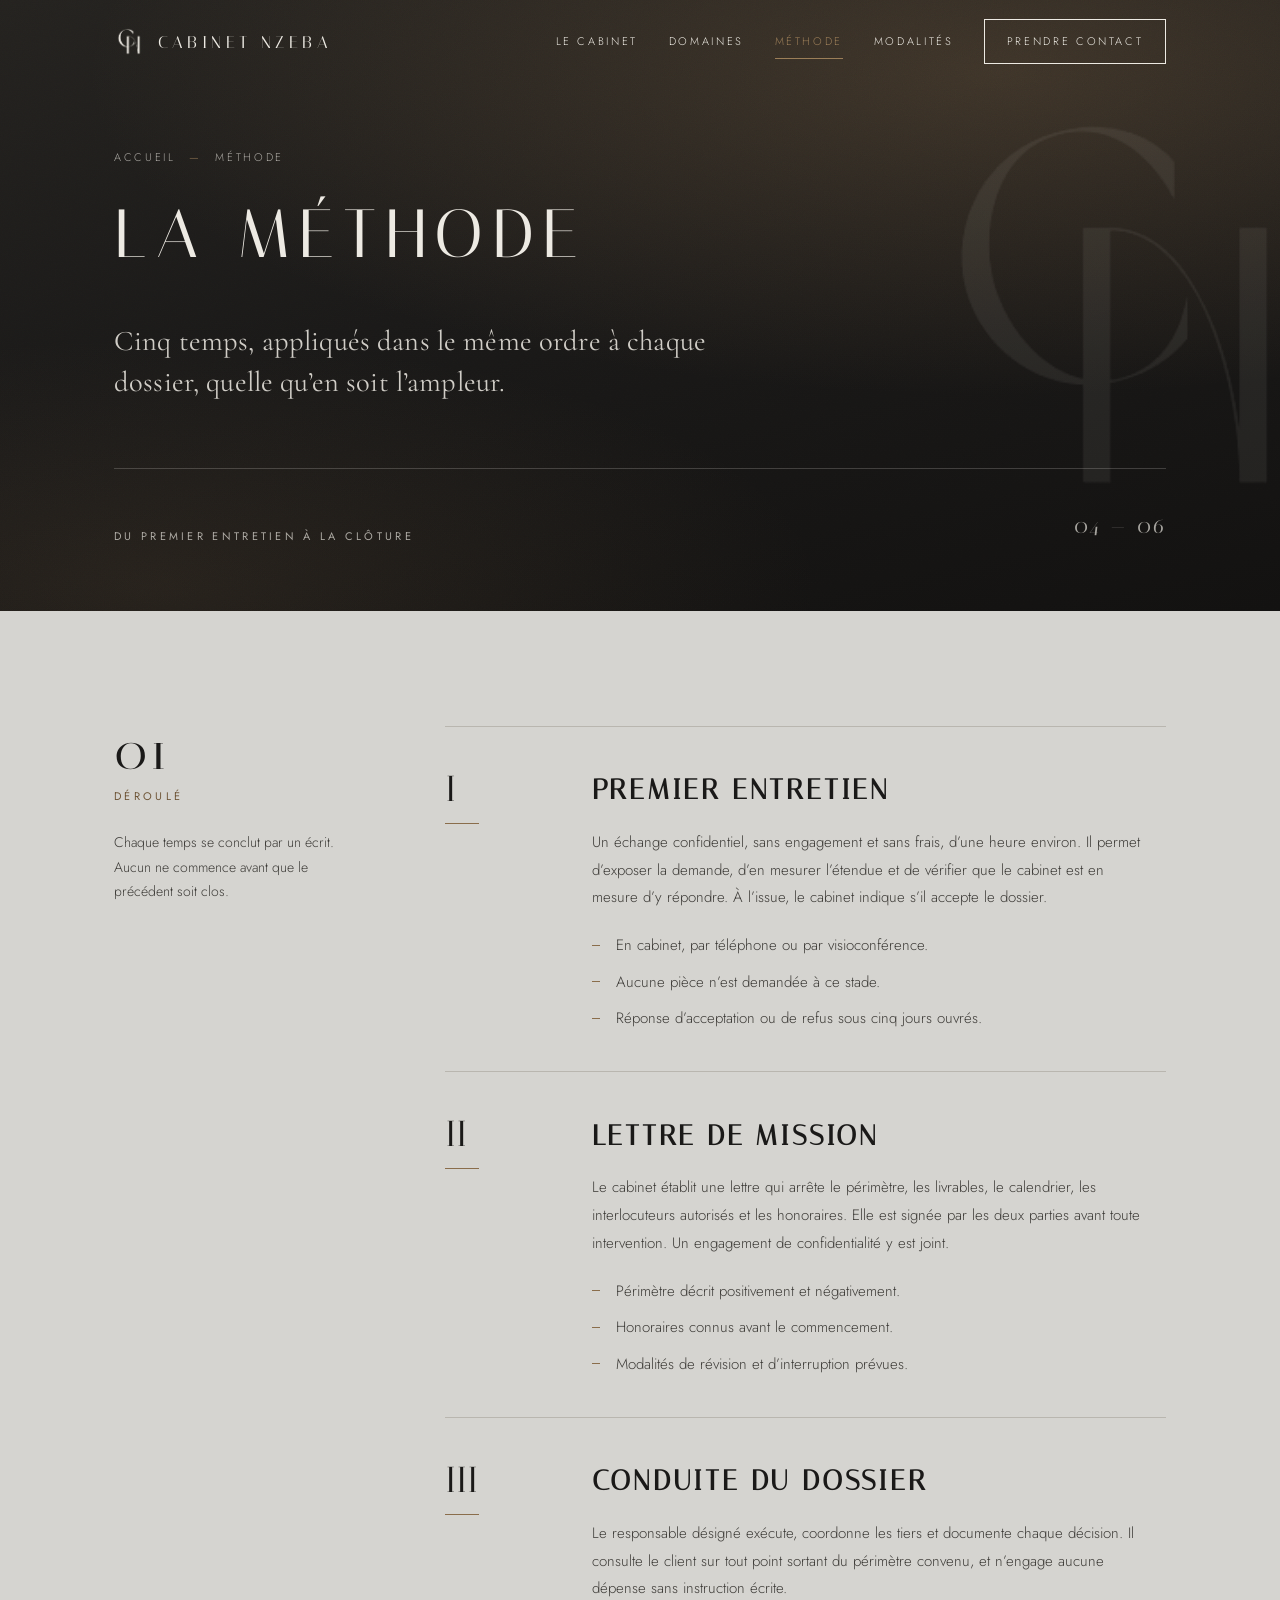
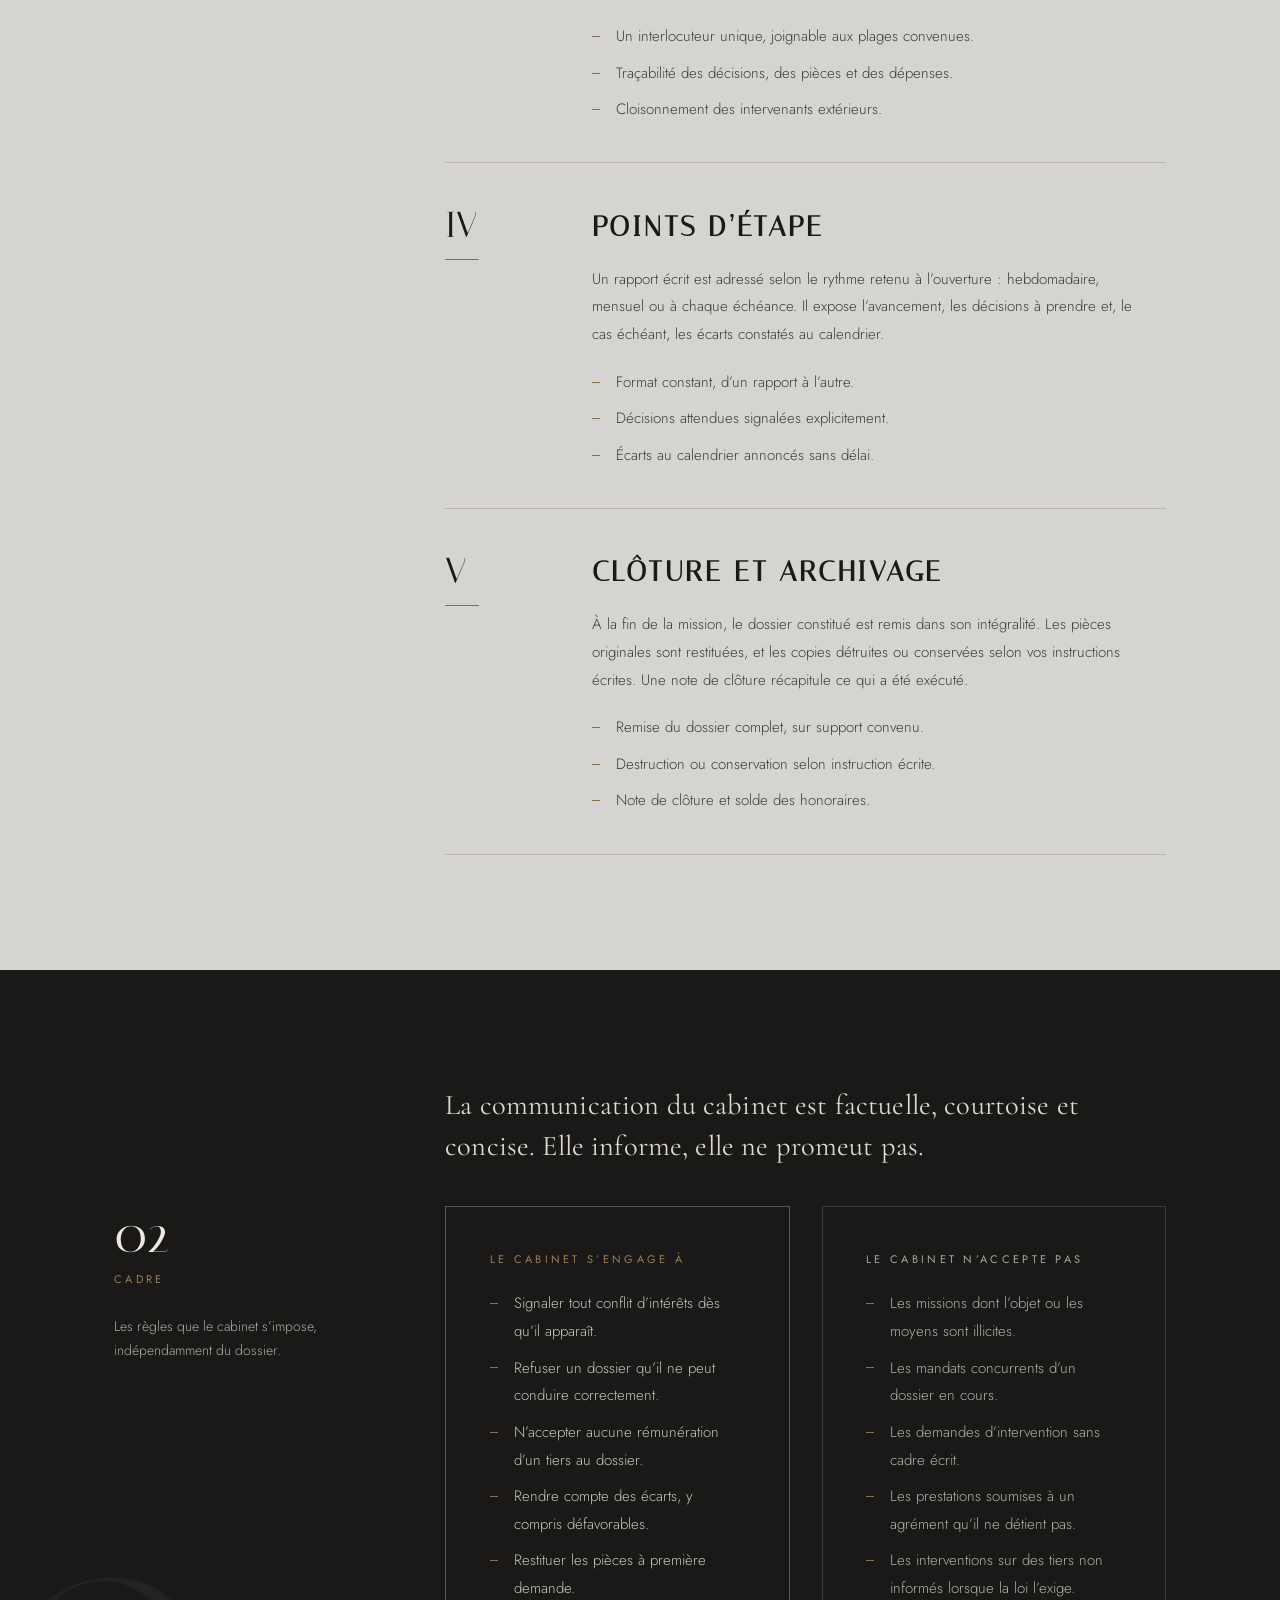
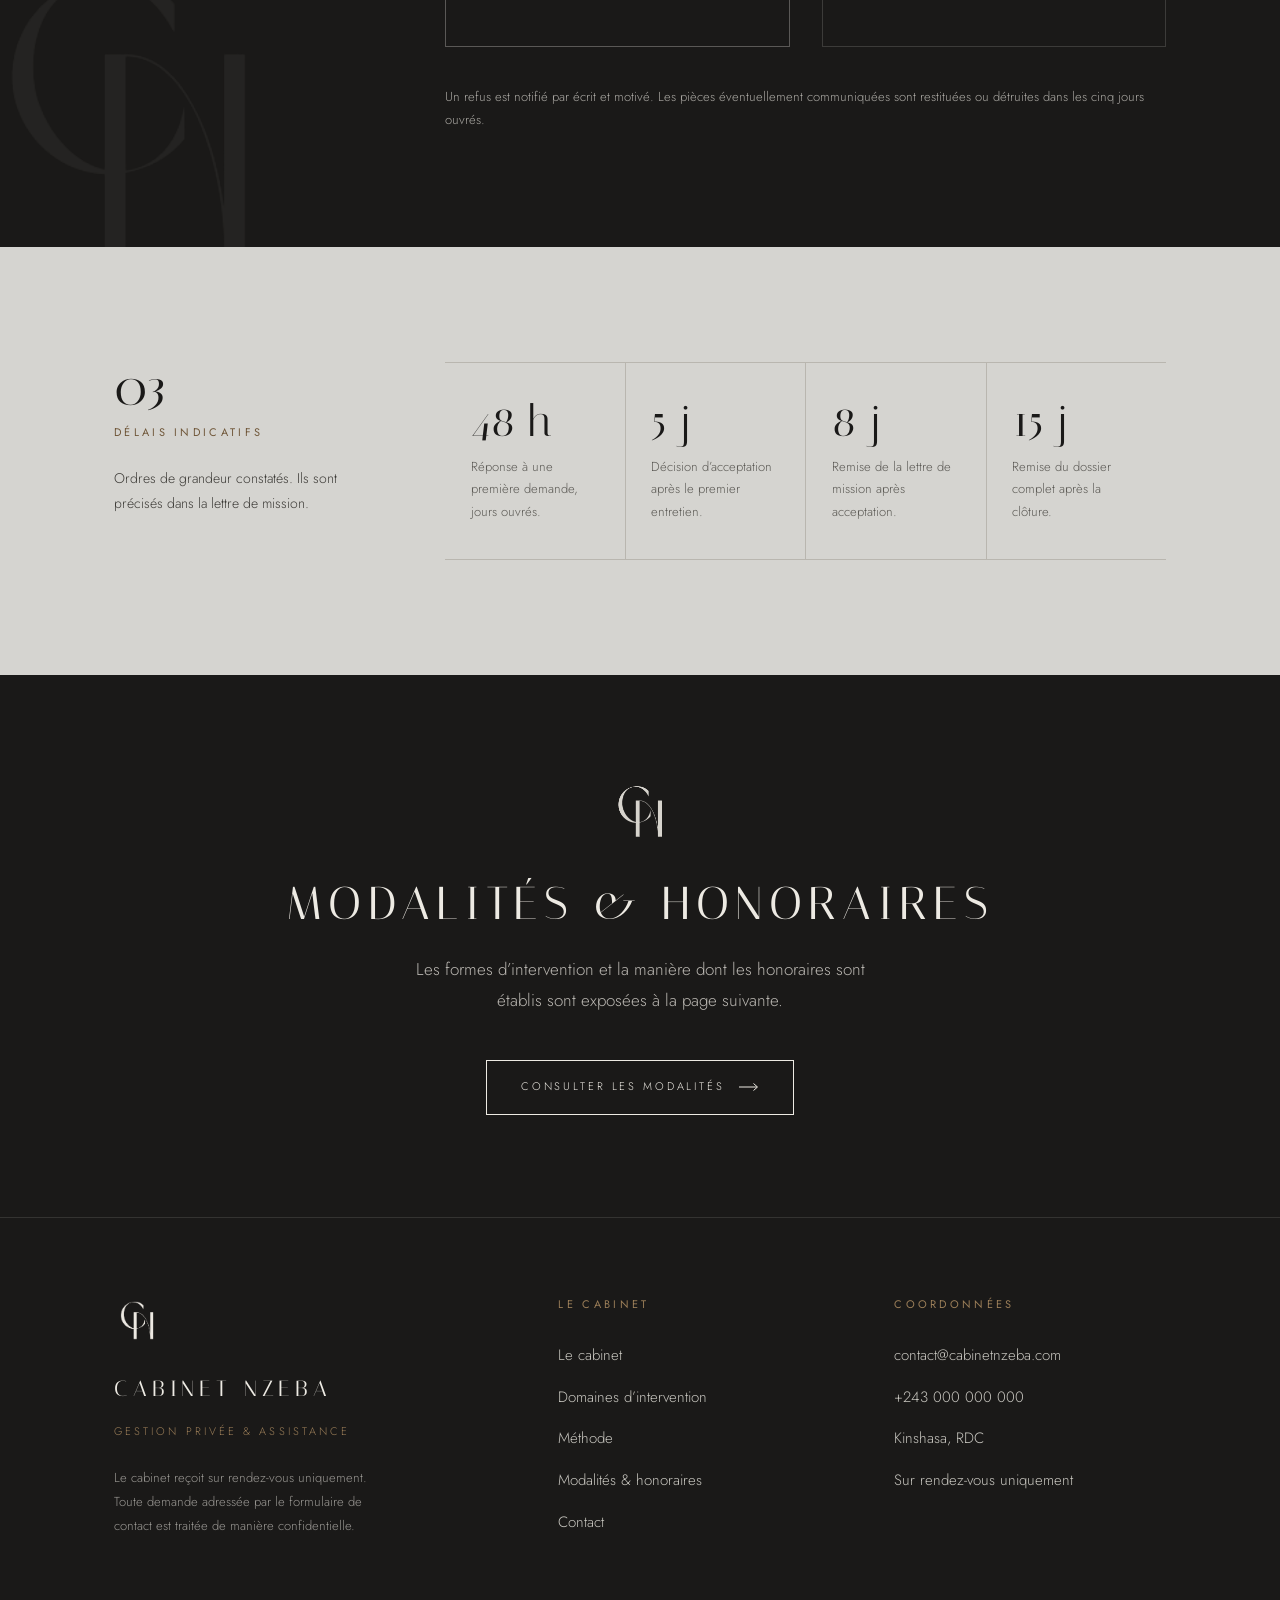
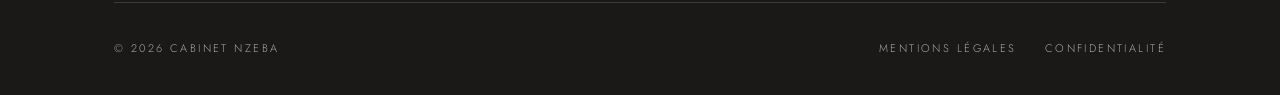
<file: methode.html>
<!DOCTYPE html>
<html lang="fr" class="js-off">
<head>
<meta charset="utf-8">
<meta name="viewport" content="width=device-width, initial-scale=1">
<title>Méthode — Cabinet Nzeba</title>
<meta name="description" content="Premier entretien, lettre de mission, conduite du dossier, points d’étape et clôture : le déroulé appliqué par le Cabinet Nzeba à chaque dossier.">
<link rel="canonical" href="https://www.cabinetnzeba.com/methode.html">
<meta name="theme-color" content="#D5D4D0">
<meta property="og:type" content="article">
<meta property="og:site_name" content="Cabinet Nzeba">
<meta property="og:locale" content="fr_FR">
<meta property="og:title" content="Méthode — Cabinet Nzeba">
<meta property="og:description" content="Un déroulé identique pour chaque dossier, quelle qu’en soit l’ampleur.">
<meta property="og:url" content="https://www.cabinetnzeba.com/methode.html">
<meta property="og:image" content="https://www.cabinetnzeba.com/assets/img/logo.png">

<link rel="icon" href="favicon.svg" type="image/svg+xml">
<link rel="apple-touch-icon" href="assets/img/monogramme.png">
<link rel="preconnect" href="https://fonts.googleapis.com">
<link rel="preconnect" href="https://fonts.gstatic.com" crossorigin>
<link href="https://fonts.googleapis.com/css2?family=Italiana&amp;family=Jost:wght@300;400;500&amp;family=Cormorant+Garamond:ital,wght@0,400;0,500;1,400&amp;display=swap" rel="stylesheet">
<link rel="stylesheet" href="assets/css/nzeba.css?v=5">
<script>document.documentElement.classList.remove('js-off');</script>
</head>
<body>

<a class="saut" href="#contenu">Aller au contenu</a>

<header class="entete entete--sombre" data-entete>
  <div class="entete__inner">
    <a class="marque" href="index.html" aria-label="Cabinet Nzeba — accueil">
      <img class="marque__signe marque__signe--positif" src="assets/img/monogramme.png" alt="" width="30" height="33">
      <img class="marque__signe marque__signe--negatif" src="assets/img/monogramme-negatif.png" alt="" width="30" height="33">
      <span class="marque__nom">Cabinet Nzeba</span>
    </a>
    <nav class="nav nav--bureau" aria-label="Navigation principale">
      <a class="nav__lien" href="cabinet.html">Le cabinet</a>
      <a class="nav__lien" href="domaines.html">Domaines</a>
      <a class="nav__lien" href="methode.html" aria-current="page">Méthode</a>
      <a class="nav__lien" href="modalites.html">Modalités</a>
      <a class="bouton-nav" href="contact.html">Prendre contact</a>
    </nav>
    <button class="burger" data-burger type="button" aria-expanded="false" aria-controls="tiroir" aria-label="Ouvrir le menu de navigation">
      <span class="burger__trait"></span>
    </button>
  </div>
</header>

<div class="tiroir" id="tiroir" data-tiroir data-ouvert="false">
  <nav aria-label="Navigation principale (mobile)">
    <ul class="tiroir__liste">
      <li><a class="tiroir__lien" href="index.html"><span>01</span><span>Accueil</span></a></li>
      <li><a class="tiroir__lien" href="cabinet.html"><span>02</span><span>Le cabinet</span></a></li>
      <li><a class="tiroir__lien" href="domaines.html"><span>03</span><span>Domaines</span></a></li>
      <li><a class="tiroir__lien" href="methode.html"><span>04</span><span>Méthode</span></a></li>
      <li><a class="tiroir__lien" href="modalites.html"><span>05</span><span>Modalités</span></a></li>
      <li><a class="tiroir__lien" href="contact.html"><span>06</span><span>Contact</span></a></li>
    </ul>
  </nav>
  <div class="tiroir__pied">
    contact@cabinetnzeba.com<br>
    +243 000 000 000<br>
    Sur rendez-vous uniquement
  </div>
</div>

<main id="contenu">

  <section class="ouverture ouverture--breve">
    <div class="ouverture__fond" aria-hidden="true"></div>
    <div class="ouverture__grain" aria-hidden="true"></div>
    <img class="ouverture__filigrane" src="assets/img/monogramme-negatif.png" alt="" aria-hidden="true">
    <div class="enveloppe ouverture__inner">
      <nav class="fil" aria-label="Fil d’Ariane">
        <a href="index.html">Accueil</a>
        <span aria-hidden="true">—</span>
        <span>Méthode</span>
      </nav>
      <h1 class="titre titre--1 ouverture__titre">La méthode</h1>
      <p class="lede ouverture__lede">
        Cinq temps, appliqués dans le même ordre à chaque dossier, quelle qu’en soit l’ampleur.
      </p>
      <div class="ouverture__bas">
        <span class="libelle libelle--gris">Du premier entretien à la clôture</span>
        <span class="ouverture__pagination">04 — 06</span>
      </div>
    </div>
  </section>

  <!-- DÉROULÉ -->
  <section class="section" aria-labelledby="t-deroule">
    <div class="enveloppe duo">
      <div class="duo__appel">
        <div class="appel__num">01</div>
        <span class="libelle appel__titre" id="t-deroule">Déroulé</span>
        <p class="appel__note">Chaque temps se conclut par un écrit. Aucun ne commence avant que le précédent soit clos.</p>
      </div>

      <div data-groupe>
        <ol class="etapes">
          <li class="etape" data-apparait>
            <div class="etape__num">I</div>
            <div>
              <h2 class="etape__titre">Premier entretien</h2>
              <p class="etape__texte">
                Un échange confidentiel, sans engagement et sans frais, d’une heure environ. Il permet
                d’exposer la demande, d’en mesurer l’étendue et de vérifier que le cabinet est en
                mesure d’y répondre. À l’issue, le cabinet indique s’il accepte le dossier.
              </p>
              <ul class="liste-puces" style="margin-top:1.25rem;">
                <li>En cabinet, par téléphone ou par visioconférence.</li>
                <li>Aucune pièce n’est demandée à ce stade.</li>
                <li>Réponse d’acceptation ou de refus sous cinq jours ouvrés.</li>
              </ul>
            </div>
          </li>

          <li class="etape" data-apparait>
            <div class="etape__num">II</div>
            <div>
              <h2 class="etape__titre">Lettre de mission</h2>
              <p class="etape__texte">
                Le cabinet établit une lettre qui arrête le périmètre, les livrables, le calendrier,
                les interlocuteurs autorisés et les honoraires. Elle est signée par les deux parties
                avant toute intervention. Un engagement de confidentialité y est joint.
              </p>
              <ul class="liste-puces" style="margin-top:1.25rem;">
                <li>Périmètre décrit positivement et négativement.</li>
                <li>Honoraires connus avant le commencement.</li>
                <li>Modalités de révision et d’interruption prévues.</li>
              </ul>
            </div>
          </li>

          <li class="etape" data-apparait>
            <div class="etape__num">III</div>
            <div>
              <h2 class="etape__titre">Conduite du dossier</h2>
              <p class="etape__texte">
                Le responsable désigné exécute, coordonne les tiers et documente chaque décision.
                Il consulte le client sur tout point sortant du périmètre convenu, et n’engage
                aucune dépense sans instruction écrite.
              </p>
              <ul class="liste-puces" style="margin-top:1.25rem;">
                <li>Un interlocuteur unique, joignable aux plages convenues.</li>
                <li>Traçabilité des décisions, des pièces et des dépenses.</li>
                <li>Cloisonnement des intervenants extérieurs.</li>
              </ul>
            </div>
          </li>

          <li class="etape" data-apparait>
            <div class="etape__num">IV</div>
            <div>
              <h2 class="etape__titre">Points d’étape</h2>
              <p class="etape__texte">
                Un rapport écrit est adressé selon le rythme retenu à l’ouverture : hebdomadaire,
                mensuel ou à chaque échéance. Il expose l’avancement, les décisions à prendre et,
                le cas échéant, les écarts constatés au calendrier.
              </p>
              <ul class="liste-puces" style="margin-top:1.25rem;">
                <li>Format constant, d’un rapport à l’autre.</li>
                <li>Décisions attendues signalées explicitement.</li>
                <li>Écarts au calendrier annoncés sans délai.</li>
              </ul>
            </div>
          </li>

          <li class="etape" data-apparait>
            <div class="etape__num">V</div>
            <div>
              <h2 class="etape__titre">Clôture et archivage</h2>
              <p class="etape__texte">
                À la fin de la mission, le dossier constitué est remis dans son intégralité. Les pièces
                originales sont restituées, et les copies détruites ou conservées selon vos instructions
                écrites. Une note de clôture récapitule ce qui a été exécuté.
              </p>
              <ul class="liste-puces" style="margin-top:1.25rem;">
                <li>Remise du dossier complet, sur support convenu.</li>
                <li>Destruction ou conservation selon instruction écrite.</li>
                <li>Note de clôture et solde des honoraires.</li>
              </ul>
            </div>
          </li>
        </ol>
      </div>
    </div>
  </section>

  <!-- CADRE DÉONTOLOGIQUE -->
  <section class="section panneau-sombre" aria-labelledby="t-cadre">
    <img class="panneau-sombre__filigrane" src="assets/img/monogramme-negatif.png" alt="" aria-hidden="true">
    <div class="enveloppe duo">
      <div class="duo__appel">
        <div class="appel__num">02</div>
        <span class="libelle appel__titre" id="t-cadre">Cadre</span>
        <p class="appel__note">Les règles que le cabinet s’impose, indépendamment du dossier.</p>
      </div>
      <div class="pile" data-groupe>
        <p class="lede mesure" data-apparait style="color:rgba(237,234,227,0.92);">
          La communication du cabinet est factuelle, courtoise et concise. Elle informe, elle ne
          promeut pas.
        </p>

        <div class="champs-2" data-apparait>
          <div class="engagement" style="border-color:rgba(237,234,227,0.3);">
            <span class="libelle">Le cabinet s’engage à</span>
            <ul class="liste-puces" style="margin-top:1.25rem;">
              <li style="color:rgba(237,234,227,0.82);">Signaler tout conflit d’intérêts dès qu’il apparaît.</li>
              <li style="color:rgba(237,234,227,0.82);">Refuser un dossier qu’il ne peut conduire correctement.</li>
              <li style="color:rgba(237,234,227,0.82);">N’accepter aucune rémunération d’un tiers au dossier.</li>
              <li style="color:rgba(237,234,227,0.82);">Rendre compte des écarts, y compris défavorables.</li>
              <li style="color:rgba(237,234,227,0.82);">Restituer les pièces à première demande.</li>
            </ul>
          </div>
          <div class="engagement" style="border-color:rgba(237,234,227,0.16);">
            <span class="libelle libelle--gris">Le cabinet n’accepte pas</span>
            <ul class="liste-puces" style="margin-top:1.25rem;">
              <li style="color:rgba(237,234,227,0.72);">Les missions dont l’objet ou les moyens sont illicites.</li>
              <li style="color:rgba(237,234,227,0.72);">Les mandats concurrents d’un dossier en cours.</li>
              <li style="color:rgba(237,234,227,0.72);">Les demandes d’intervention sans cadre écrit.</li>
              <li style="color:rgba(237,234,227,0.72);">Les prestations soumises à un agrément qu’il ne détient pas.</li>
              <li style="color:rgba(237,234,227,0.72);">Les interventions sur des tiers non informés lorsque la loi l’exige.</li>
            </ul>
          </div>
        </div>

        <p class="petit gris" data-apparait>
          Un refus est notifié par écrit et motivé. Les pièces éventuellement communiquées sont
          restituées ou détruites dans les cinq jours ouvrés.
        </p>
      </div>
    </div>
  </section>

  <!-- CALENDRIER TYPE -->
  <section class="section" aria-labelledby="t-calendrier">
    <div class="enveloppe duo">
      <div class="duo__appel">
        <div class="appel__num">03</div>
        <span class="libelle appel__titre" id="t-calendrier">Délais indicatifs</span>
        <p class="appel__note">Ordres de grandeur constatés. Ils sont précisés dans la lettre de mission.</p>
      </div>
      <div data-groupe>
        <div class="reperes" data-apparait>
          <div class="repere">
            <div class="repere__valeur">48 h</div>
            <p class="repere__note">Réponse à une première demande, jours ouvrés.</p>
          </div>
          <div class="repere">
            <div class="repere__valeur">5 j</div>
            <p class="repere__note">Décision d’acceptation après le premier entretien.</p>
          </div>
          <div class="repere">
            <div class="repere__valeur">8 j</div>
            <p class="repere__note">Remise de la lettre de mission après acceptation.</p>
          </div>
          <div class="repere">
            <div class="repere__valeur">15 j</div>
            <p class="repere__note">Remise du dossier complet après la clôture.</p>
          </div>
        </div>
      </div>
    </div>
  </section>

  <section class="appel-final">
    <div class="enveloppe">
      <img class="appel-final__signe" src="assets/img/monogramme-negatif.png" alt="" aria-hidden="true">
      <h2 class="titre titre--2 appel-final__titre">Modalités &amp; honoraires</h2>
      <p class="appel-final__texte">
        Les formes d’intervention et la manière dont les honoraires sont établis sont exposées
        à la page suivante.
      </p>
      <div class="appel-final__action">
        <a class="bouton bouton--clair" href="modalites.html">
          Consulter les modalités
          <svg class="bouton__fleche" width="20" height="8" viewBox="0 0 20 8" fill="none" aria-hidden="true"><path d="M0 4h18M14.5 0.5 18.5 4l-4 3.5" stroke="currentColor"/></svg>
        </a>
      </div>
    </div>
  </section>

</main>

<footer class="pied">
  <div class="enveloppe">
    <div class="pied__haut">
      <div>
        <img class="pied__signe" src="assets/img/monogramme-negatif.png" alt="Monogramme Cabinet Nzeba" width="46" height="51">
        <div class="pied__nom">Cabinet Nzeba</div>
        <div class="pied__sous">Gestion privée &amp; assistance</div>
        <p class="pied__note">
          Le cabinet reçoit sur rendez-vous uniquement. Toute demande adressée par le formulaire de
          contact est traitée de manière confidentielle.
        </p>
      </div>
      <div class="pied__colonne">
        <span class="libelle">Le cabinet</span>
        <ul class="pied__liste">
          <li><a href="cabinet.html">Le cabinet</a></li>
          <li><a href="domaines.html">Domaines d’intervention</a></li>
          <li><a href="methode.html">Méthode</a></li>
          <li><a href="modalites.html">Modalités &amp; honoraires</a></li>
          <li><a href="contact.html">Contact</a></li>
        </ul>
      </div>
      <div class="pied__colonne">
        <span class="libelle">Coordonnées</span>
        <ul class="pied__liste">
          <li><a href="mailto:contact@cabinetnzeba.com">contact@cabinetnzeba.com</a></li>
          <li><a href="tel:+243000000000">+243 000 000 000</a></li>
          <li><span style="font-size:0.9375rem; color:rgba(237,234,227,0.82);">Kinshasa, RDC</span></li>
          <li><span style="font-size:0.9375rem; color:rgba(237,234,227,0.82);">Sur rendez-vous uniquement</span></li>
        </ul>
      </div>
    </div>
    <div class="pied__bas">
      <span>© <span data-annee>2026</span> Cabinet Nzeba</span>
      <nav aria-label="Informations légales">
        <a href="mentions-legales.html">Mentions légales</a>
        <a href="confidentialite.html">Confidentialité</a>
      </nav>
    </div>
  </div>
</footer>

<script src="assets/js/nzeba.js?v=5" defer></script>
</body>
</html>
</file>
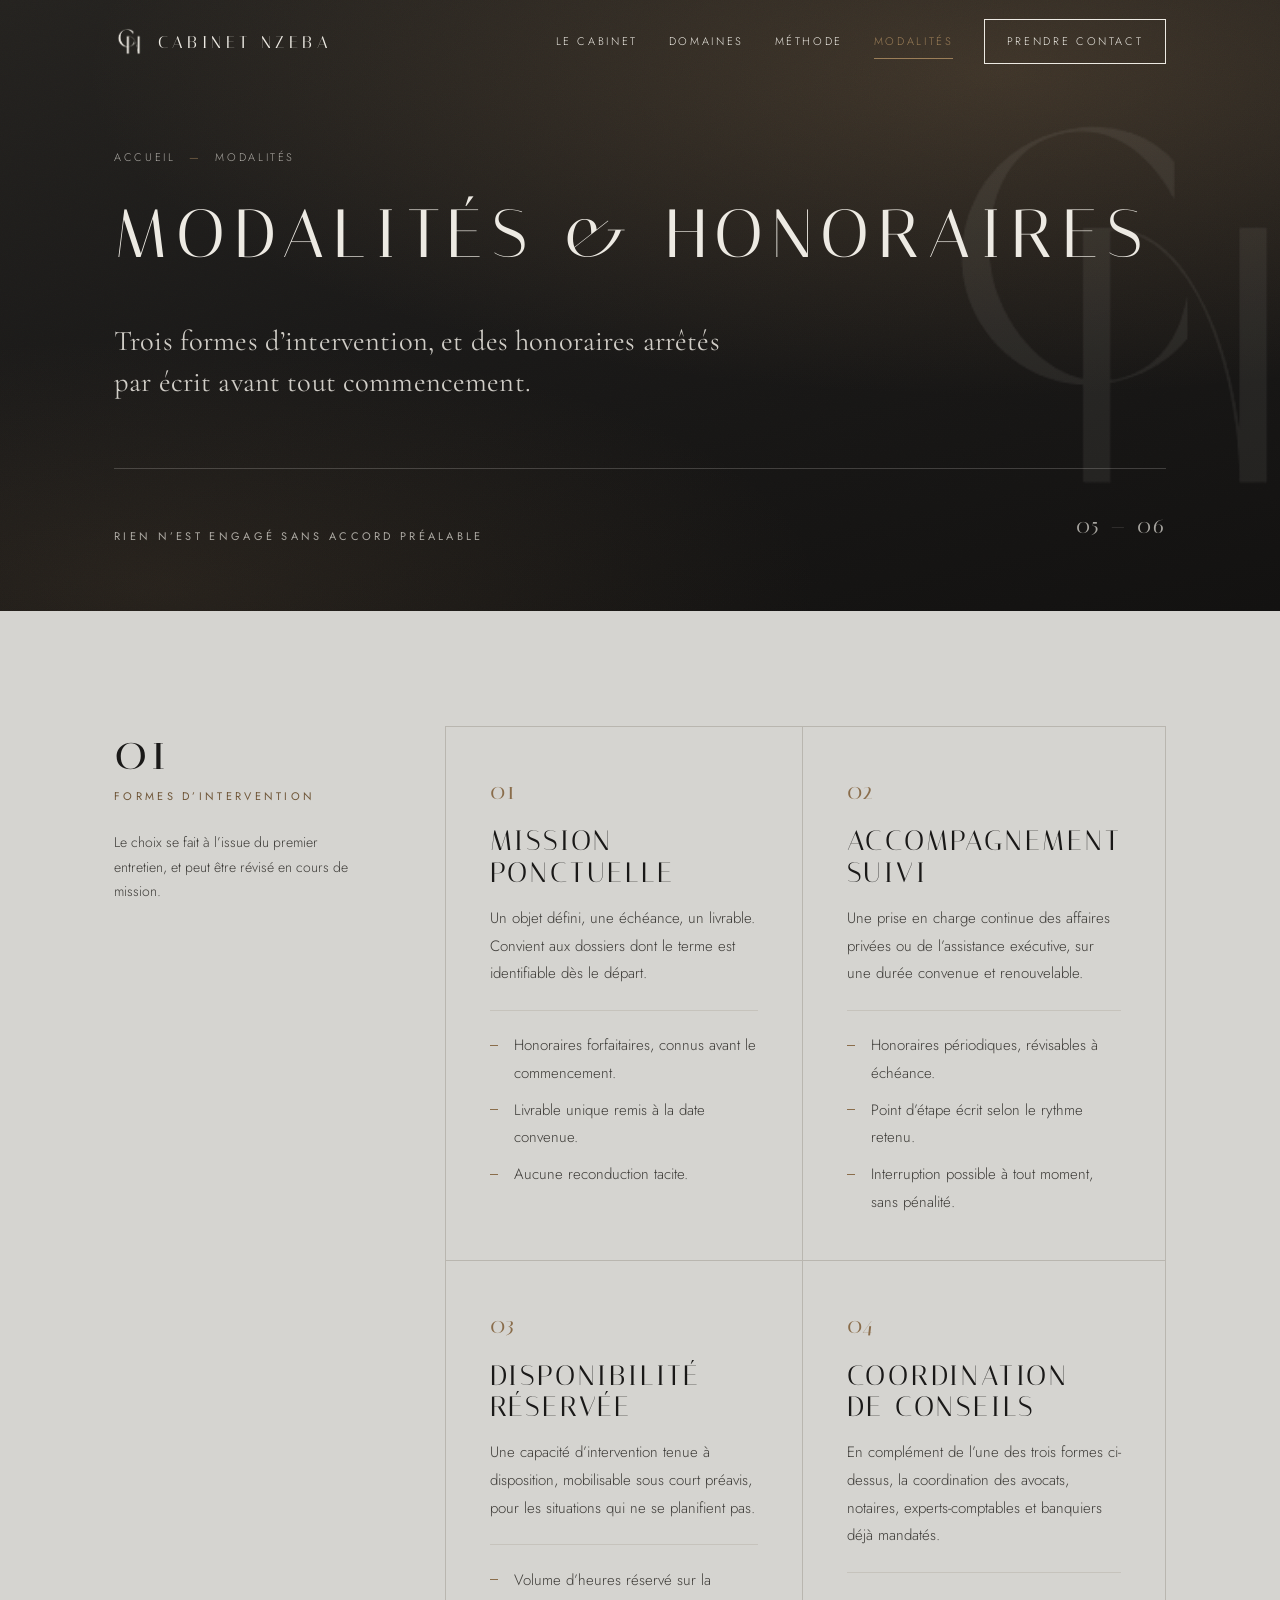
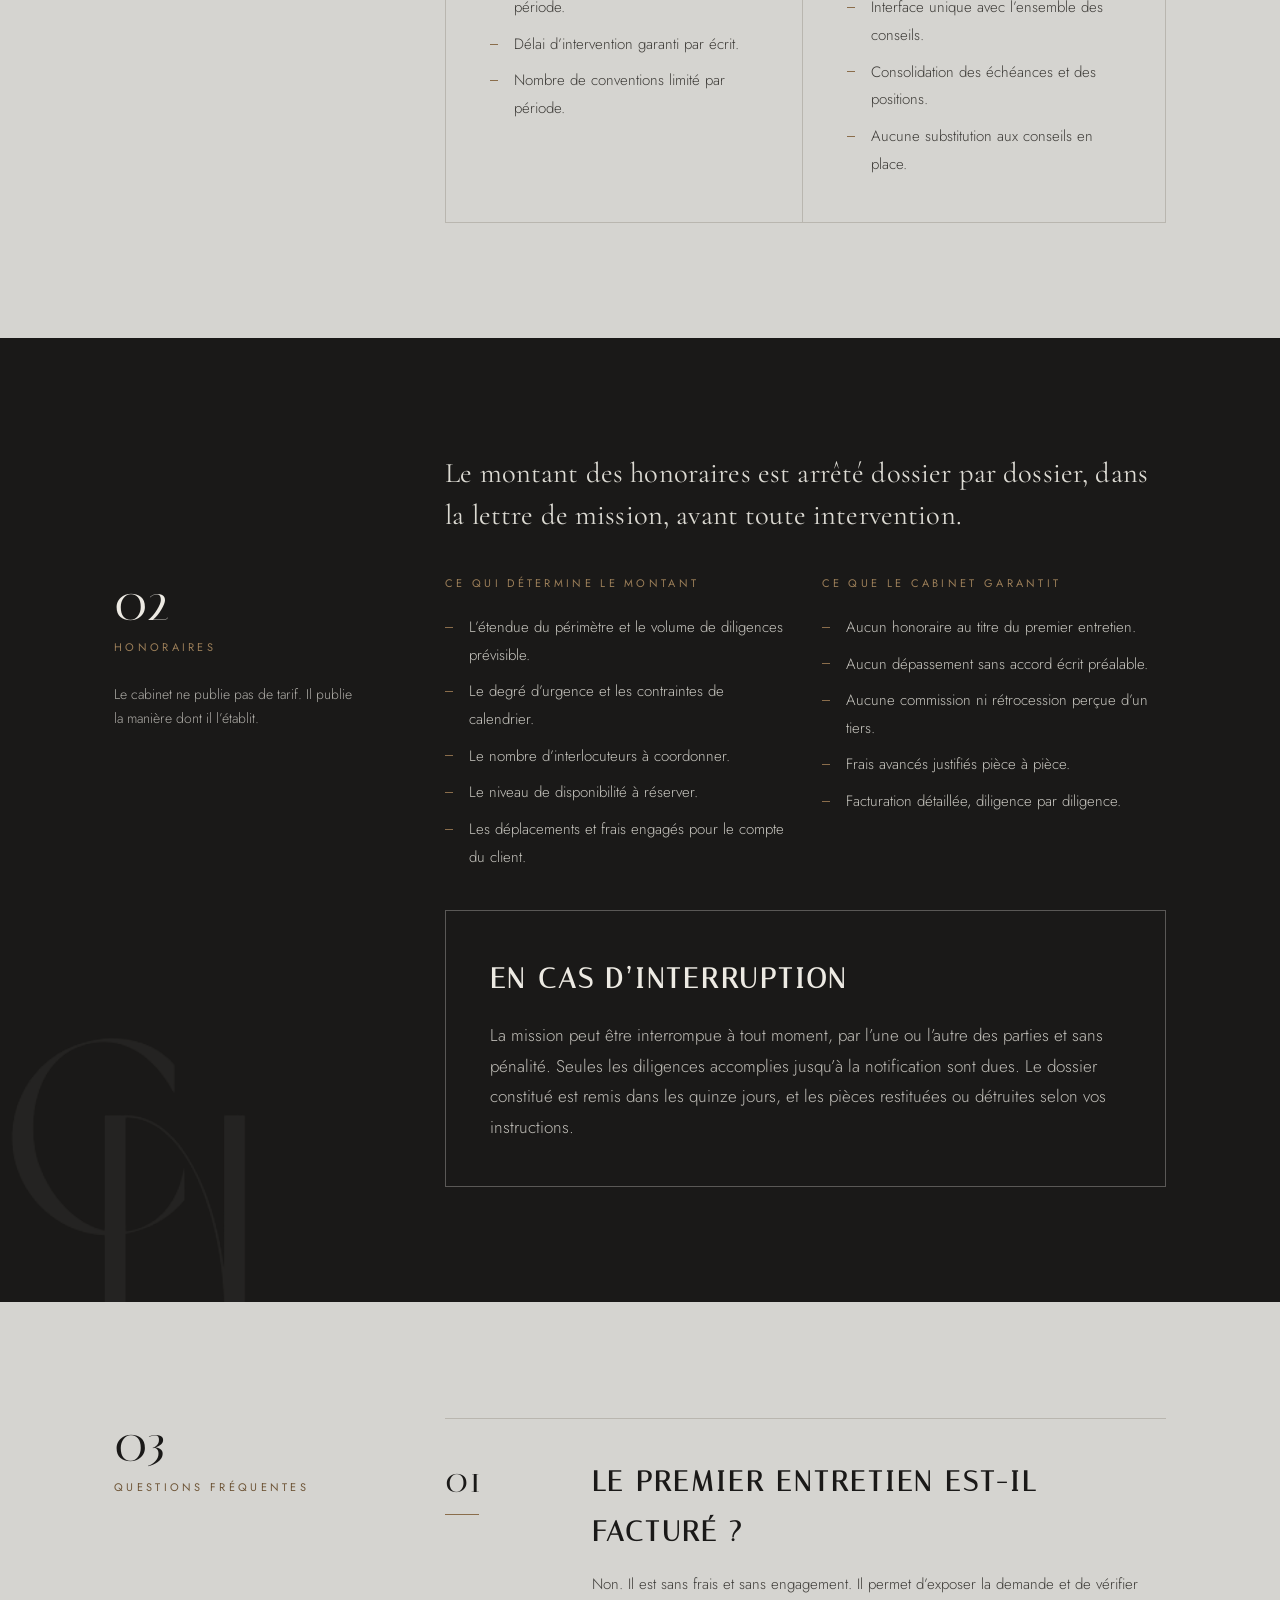
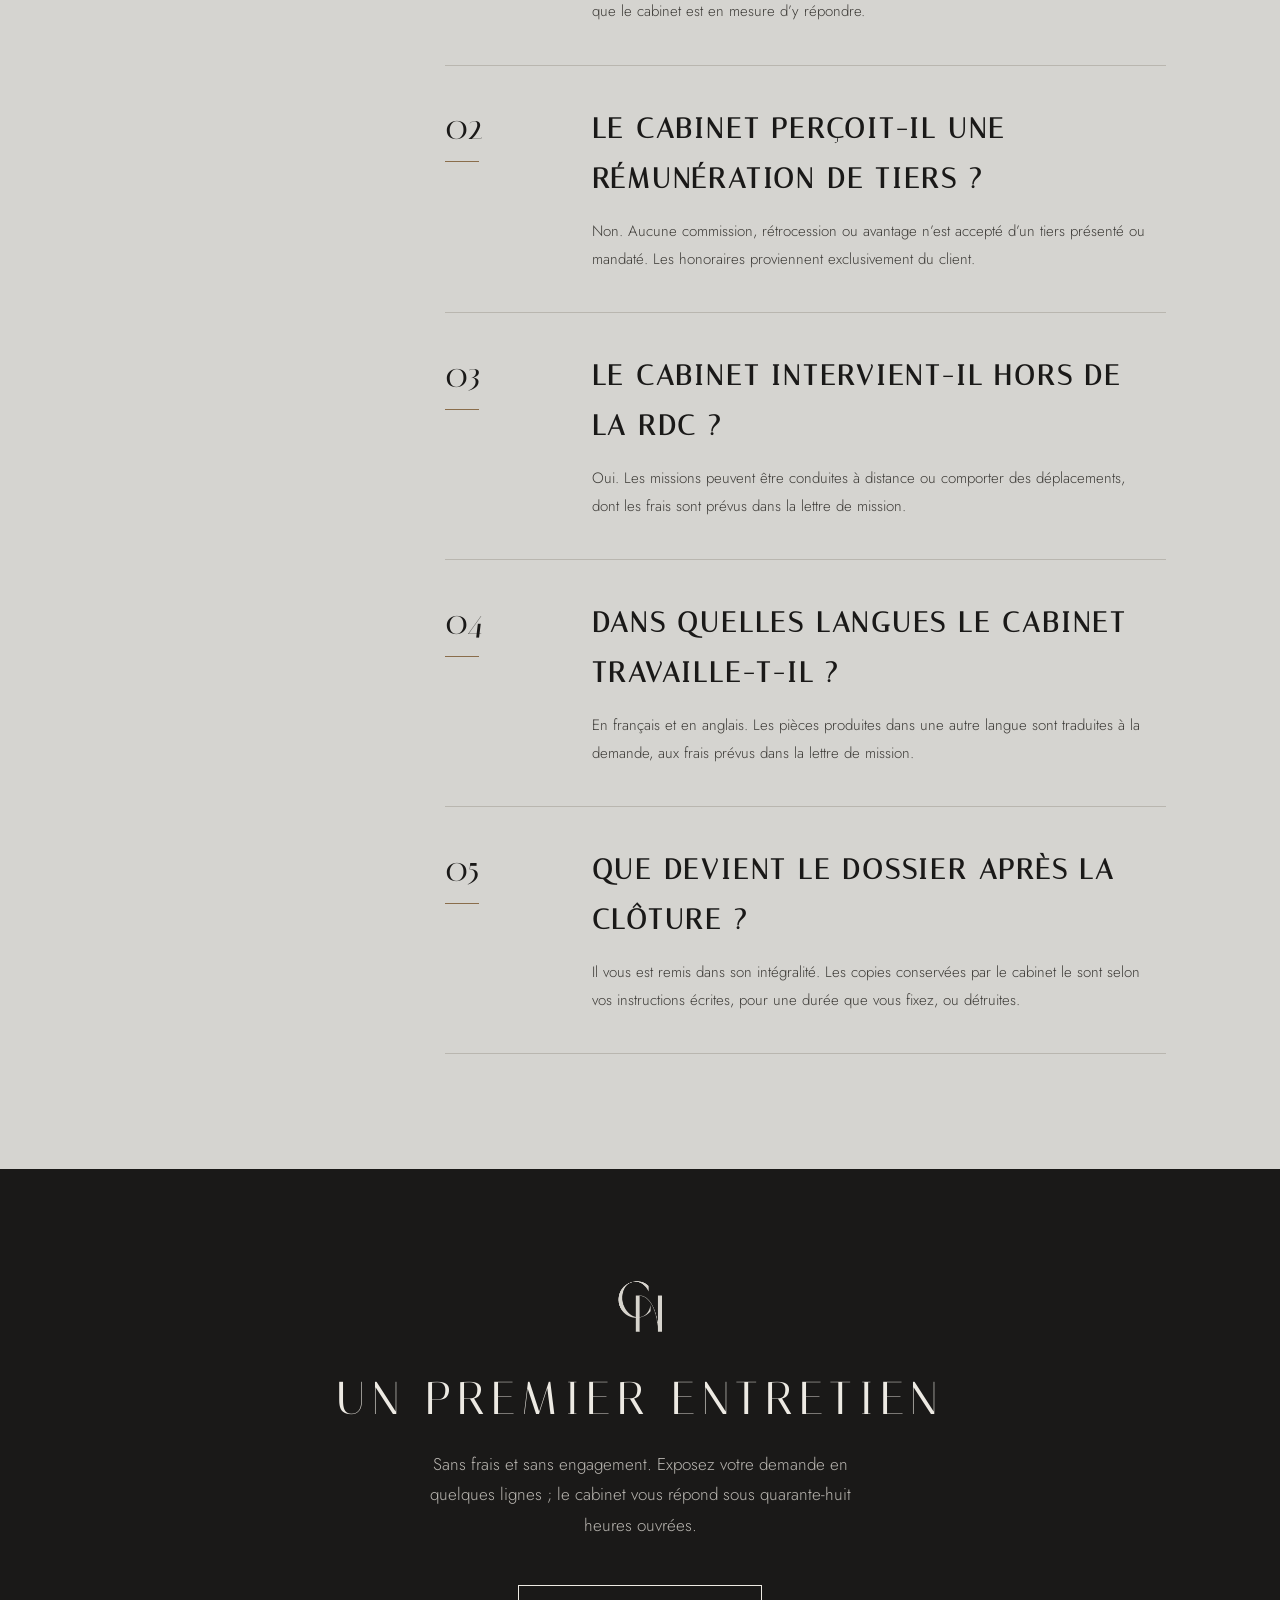
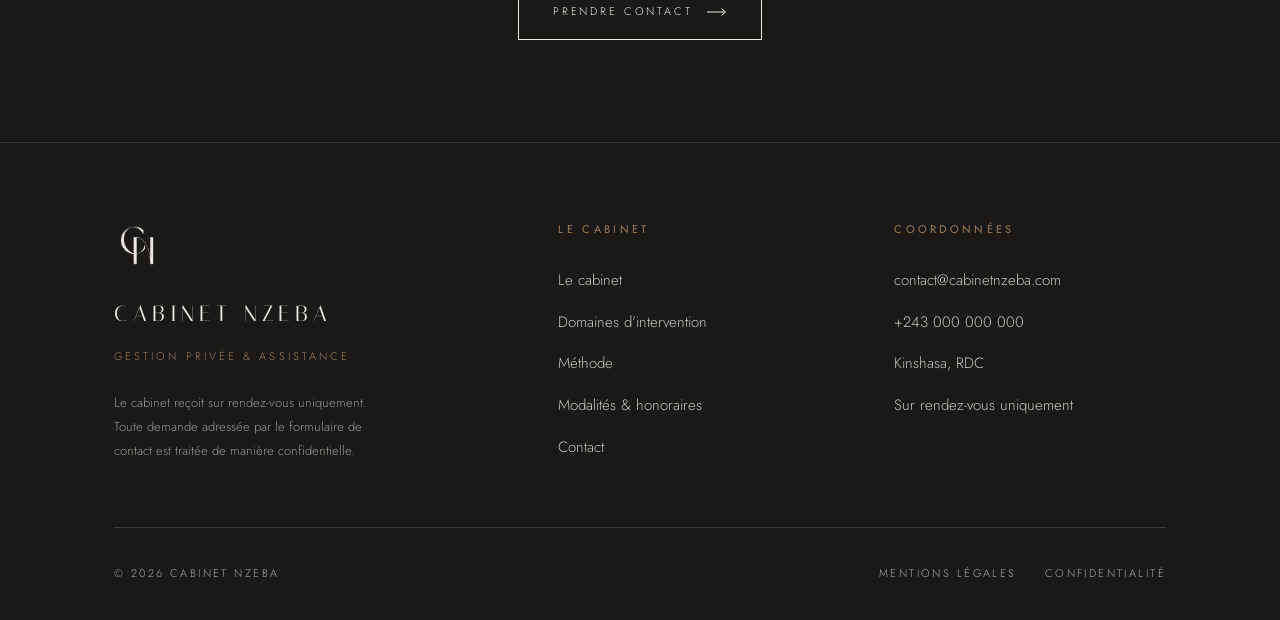
<file: modalites.html>
<!DOCTYPE html>
<html lang="fr" class="js-off">
<head>
<meta charset="utf-8">
<meta name="viewport" content="width=device-width, initial-scale=1">
<title>Modalités &amp; honoraires — Cabinet Nzeba</title>
<meta name="description" content="Formes d’intervention du Cabinet Nzeba — mission ponctuelle, accompagnement suivi, disponibilité réservée — et principes d’établissement des honoraires.">
<link rel="canonical" href="https://www.cabinetnzeba.com/modalites.html">
<meta name="theme-color" content="#D5D4D0">
<meta property="og:type" content="article">
<meta property="og:site_name" content="Cabinet Nzeba">
<meta property="og:locale" content="fr_FR">
<meta property="og:title" content="Modalités &amp; honoraires — Cabinet Nzeba">
<meta property="og:description" content="Trois formes d’intervention et des honoraires arrêtés par écrit avant tout commencement.">
<meta property="og:url" content="https://www.cabinetnzeba.com/modalites.html">
<meta property="og:image" content="https://www.cabinetnzeba.com/assets/img/logo.png">

<link rel="icon" href="favicon.svg" type="image/svg+xml">
<link rel="apple-touch-icon" href="assets/img/monogramme.png">
<link rel="preconnect" href="https://fonts.googleapis.com">
<link rel="preconnect" href="https://fonts.gstatic.com" crossorigin>
<link href="https://fonts.googleapis.com/css2?family=Italiana&amp;family=Jost:wght@300;400;500&amp;family=Cormorant+Garamond:ital,wght@0,400;0,500;1,400&amp;display=swap" rel="stylesheet">
<link rel="stylesheet" href="assets/css/nzeba.css?v=5">

<script type="application/ld+json">
{
  "@context": "https://schema.org",
  "@type": "FAQPage",
  "mainEntity": [
    {
      "@type": "Question",
      "name": "Le premier entretien est-il facturé ?",
      "acceptedAnswer": { "@type": "Answer", "text": "Non. Le premier entretien est sans frais et sans engagement. Il permet d’exposer la demande et de vérifier que le cabinet est en mesure d’y répondre." }
    },
    {
      "@type": "Question",
      "name": "Comment les honoraires sont-ils fixés ?",
      "acceptedAnswer": { "@type": "Answer", "text": "Les honoraires sont arrêtés dans la lettre de mission, avant tout commencement. Selon la nature du dossier, ils prennent la forme d’un forfait, d’une facturation au temps passé plafonnée, ou d’une disponibilité réservée facturée périodiquement." }
    },
    {
      "@type": "Question",
      "name": "Le cabinet perçoit-il une rémunération de tiers ?",
      "acceptedAnswer": { "@type": "Answer", "text": "Non. Le cabinet ne perçoit aucune commission, rétrocession ou avantage d’un tiers présenté ou mandaté. Ses honoraires proviennent exclusivement de son client." }
    },
    {
      "@type": "Question",
      "name": "Peut-on interrompre une mission en cours ?",
      "acceptedAnswer": { "@type": "Answer", "text": "Oui, à tout moment et sans pénalité. Seules les diligences accomplies jusqu’à la notification sont dues. Le dossier est remis dans les quinze jours." }
    },
    {
      "@type": "Question",
      "name": "Le cabinet intervient-il en dehors de la République démocratique du Congo ?",
      "acceptedAnswer": { "@type": "Answer", "text": "Oui. Les missions peuvent être conduites à distance ou comporter des déplacements, dont les frais sont prévus dans la lettre de mission." }
    }
  ]
}
</script>
<script>document.documentElement.classList.remove('js-off');</script>
</head>
<body>

<a class="saut" href="#contenu">Aller au contenu</a>

<header class="entete entete--sombre" data-entete>
  <div class="entete__inner">
    <a class="marque" href="index.html" aria-label="Cabinet Nzeba — accueil">
      <img class="marque__signe marque__signe--positif" src="assets/img/monogramme.png" alt="" width="30" height="33">
      <img class="marque__signe marque__signe--negatif" src="assets/img/monogramme-negatif.png" alt="" width="30" height="33">
      <span class="marque__nom">Cabinet Nzeba</span>
    </a>
    <nav class="nav nav--bureau" aria-label="Navigation principale">
      <a class="nav__lien" href="cabinet.html">Le cabinet</a>
      <a class="nav__lien" href="domaines.html">Domaines</a>
      <a class="nav__lien" href="methode.html">Méthode</a>
      <a class="nav__lien" href="modalites.html" aria-current="page">Modalités</a>
      <a class="bouton-nav" href="contact.html">Prendre contact</a>
    </nav>
    <button class="burger" data-burger type="button" aria-expanded="false" aria-controls="tiroir" aria-label="Ouvrir le menu de navigation">
      <span class="burger__trait"></span>
    </button>
  </div>
</header>

<div class="tiroir" id="tiroir" data-tiroir data-ouvert="false">
  <nav aria-label="Navigation principale (mobile)">
    <ul class="tiroir__liste">
      <li><a class="tiroir__lien" href="index.html"><span>01</span><span>Accueil</span></a></li>
      <li><a class="tiroir__lien" href="cabinet.html"><span>02</span><span>Le cabinet</span></a></li>
      <li><a class="tiroir__lien" href="domaines.html"><span>03</span><span>Domaines</span></a></li>
      <li><a class="tiroir__lien" href="methode.html"><span>04</span><span>Méthode</span></a></li>
      <li><a class="tiroir__lien" href="modalites.html"><span>05</span><span>Modalités</span></a></li>
      <li><a class="tiroir__lien" href="contact.html"><span>06</span><span>Contact</span></a></li>
    </ul>
  </nav>
  <div class="tiroir__pied">
    contact@cabinetnzeba.com<br>
    +243 000 000 000<br>
    Sur rendez-vous uniquement
  </div>
</div>

<main id="contenu">

  <section class="ouverture ouverture--breve">
    <div class="ouverture__fond" aria-hidden="true"></div>
    <div class="ouverture__grain" aria-hidden="true"></div>
    <img class="ouverture__filigrane" src="assets/img/monogramme-negatif.png" alt="" aria-hidden="true">
    <div class="enveloppe ouverture__inner">
      <nav class="fil" aria-label="Fil d’Ariane">
        <a href="index.html">Accueil</a>
        <span aria-hidden="true">—</span>
        <span>Modalités</span>
      </nav>
      <h1 class="titre titre--1 ouverture__titre">Modalités &amp; honoraires</h1>
      <p class="lede ouverture__lede">
        Trois formes d’intervention, et des honoraires arrêtés par écrit avant tout commencement.
      </p>
      <div class="ouverture__bas">
        <span class="libelle libelle--gris">Rien n’est engagé sans accord préalable</span>
        <span class="ouverture__pagination">05 — 06</span>
      </div>
    </div>
  </section>

  <!-- FORMES D'INTERVENTION -->
  <section class="section" aria-labelledby="t-formes">
    <div class="enveloppe duo">
      <div class="duo__appel">
        <div class="appel__num">01</div>
        <span class="libelle appel__titre" id="t-formes">Formes d’intervention</span>
        <p class="appel__note">Le choix se fait à l’issue du premier entretien, et peut être révisé en cours de mission.</p>
      </div>

      <div class="pile" data-groupe>
        <div class="fiches" data-apparait>
          <article class="fiche">
            <div class="fiche__num">01</div>
            <h2 class="titre titre--3 fiche__titre">Mission ponctuelle</h2>
            <p class="fiche__texte">
              Un objet défini, une échéance, un livrable. Convient aux dossiers dont le terme est
              identifiable dès le départ.
            </p>
            <ul class="liste-puces fiche__liste">
              <li>Honoraires forfaitaires, connus avant le commencement.</li>
              <li>Livrable unique remis à la date convenue.</li>
              <li>Aucune reconduction tacite.</li>
            </ul>
          </article>

          <article class="fiche">
            <div class="fiche__num">02</div>
            <h2 class="titre titre--3 fiche__titre">Accompagnement suivi</h2>
            <p class="fiche__texte">
              Une prise en charge continue des affaires privées ou de l’assistance exécutive, sur
              une durée convenue et renouvelable.
            </p>
            <ul class="liste-puces fiche__liste">
              <li>Honoraires périodiques, révisables à échéance.</li>
              <li>Point d’étape écrit selon le rythme retenu.</li>
              <li>Interruption possible à tout moment, sans pénalité.</li>
            </ul>
          </article>

          <article class="fiche">
            <div class="fiche__num">03</div>
            <h2 class="titre titre--3 fiche__titre">Disponibilité réservée</h2>
            <p class="fiche__texte">
              Une capacité d’intervention tenue à disposition, mobilisable sous court préavis,
              pour les situations qui ne se planifient pas.
            </p>
            <ul class="liste-puces fiche__liste">
              <li>Volume d’heures réservé sur la période.</li>
              <li>Délai d’intervention garanti par écrit.</li>
              <li>Nombre de conventions limité par période.</li>
            </ul>
          </article>

          <article class="fiche">
            <div class="fiche__num">04</div>
            <h2 class="titre titre--3 fiche__titre">Coordination de conseils</h2>
            <p class="fiche__texte">
              En complément de l’une des trois formes ci-dessus, la coordination des avocats,
              notaires, experts-comptables et banquiers déjà mandatés.
            </p>
            <ul class="liste-puces fiche__liste">
              <li>Interface unique avec l’ensemble des conseils.</li>
              <li>Consolidation des échéances et des positions.</li>
              <li>Aucune substitution aux conseils en place.</li>
            </ul>
          </article>
        </div>
      </div>
    </div>
  </section>

  <!-- HONORAIRES -->
  <section class="section panneau-sombre" aria-labelledby="t-honoraires">
    <img class="panneau-sombre__filigrane" src="assets/img/monogramme-negatif.png" alt="" aria-hidden="true">
    <div class="enveloppe duo">
      <div class="duo__appel">
        <div class="appel__num">02</div>
        <span class="libelle appel__titre" id="t-honoraires">Honoraires</span>
        <p class="appel__note">Le cabinet ne publie pas de tarif. Il publie la manière dont il l’établit.</p>
      </div>

      <div class="pile" data-groupe>
        <p class="lede mesure" data-apparait style="color:rgba(237,234,227,0.92);">
          Le montant des honoraires est arrêté dossier par dossier, dans la lettre de mission,
          avant toute intervention.
        </p>

        <div class="champs-2" data-apparait>
          <div>
            <span class="libelle">Ce qui détermine le montant</span>
            <ul class="liste-puces" style="margin-top:1.25rem;">
              <li style="color:rgba(237,234,227,0.82);">L’étendue du périmètre et le volume de diligences prévisible.</li>
              <li style="color:rgba(237,234,227,0.82);">Le degré d’urgence et les contraintes de calendrier.</li>
              <li style="color:rgba(237,234,227,0.82);">Le nombre d’interlocuteurs à coordonner.</li>
              <li style="color:rgba(237,234,227,0.82);">Le niveau de disponibilité à réserver.</li>
              <li style="color:rgba(237,234,227,0.82);">Les déplacements et frais engagés pour le compte du client.</li>
            </ul>
          </div>
          <div>
            <span class="libelle">Ce que le cabinet garantit</span>
            <ul class="liste-puces" style="margin-top:1.25rem;">
              <li style="color:rgba(237,234,227,0.82);">Aucun honoraire au titre du premier entretien.</li>
              <li style="color:rgba(237,234,227,0.82);">Aucun dépassement sans accord écrit préalable.</li>
              <li style="color:rgba(237,234,227,0.82);">Aucune commission ni rétrocession perçue d’un tiers.</li>
              <li style="color:rgba(237,234,227,0.82);">Frais avancés justifiés pièce à pièce.</li>
              <li style="color:rgba(237,234,227,0.82);">Facturation détaillée, diligence par diligence.</li>
            </ul>
          </div>
        </div>

        <div class="engagement" data-apparait style="border-color:rgba(237,234,227,0.3);">
          <h2 class="engagement__titre">En cas d’interruption</h2>
          <p class="texte" style="margin-top:1rem;">
            La mission peut être interrompue à tout moment, par l’une ou l’autre des parties et
            sans pénalité. Seules les diligences accomplies jusqu’à la notification sont dues.
            Le dossier constitué est remis dans les quinze jours, et les pièces restituées ou
            détruites selon vos instructions.
          </p>
        </div>
      </div>
    </div>
  </section>

  <!-- QUESTIONS -->
  <section class="section" aria-labelledby="t-questions">
    <div class="enveloppe duo">
      <div class="duo__appel">
        <div class="appel__num">03</div>
        <span class="libelle appel__titre" id="t-questions">Questions fréquentes</span>
      </div>

      <div data-groupe>
        <div class="etapes">
          <div class="etape" data-apparait>
            <div class="etape__num">01</div>
            <div>
              <h2 class="etape__titre">Le premier entretien est-il facturé ?</h2>
              <p class="etape__texte">
                Non. Il est sans frais et sans engagement. Il permet d’exposer la demande et de
                vérifier que le cabinet est en mesure d’y répondre.
              </p>
            </div>
          </div>
          <div class="etape" data-apparait>
            <div class="etape__num">02</div>
            <div>
              <h2 class="etape__titre">Le cabinet perçoit-il une rémunération de tiers ?</h2>
              <p class="etape__texte">
                Non. Aucune commission, rétrocession ou avantage n’est accepté d’un tiers présenté
                ou mandaté. Les honoraires proviennent exclusivement du client.
              </p>
            </div>
          </div>
          <div class="etape" data-apparait>
            <div class="etape__num">03</div>
            <div>
              <h2 class="etape__titre">Le cabinet intervient-il hors de la RDC ?</h2>
              <p class="etape__texte">
                Oui. Les missions peuvent être conduites à distance ou comporter des déplacements,
                dont les frais sont prévus dans la lettre de mission.
              </p>
            </div>
          </div>
          <div class="etape" data-apparait>
            <div class="etape__num">04</div>
            <div>
              <h2 class="etape__titre">Dans quelles langues le cabinet travaille-t-il ?</h2>
              <p class="etape__texte">
                En français et en anglais. Les pièces produites dans une autre langue sont traduites
                à la demande, aux frais prévus dans la lettre de mission.
              </p>
            </div>
          </div>
          <div class="etape" data-apparait>
            <div class="etape__num">05</div>
            <div>
              <h2 class="etape__titre">Que devient le dossier après la clôture ?</h2>
              <p class="etape__texte">
                Il vous est remis dans son intégralité. Les copies conservées par le cabinet le sont
                selon vos instructions écrites, pour une durée que vous fixez, ou détruites.
              </p>
            </div>
          </div>
        </div>
      </div>
    </div>
  </section>

  <section class="appel-final">
    <div class="enveloppe">
      <img class="appel-final__signe" src="assets/img/monogramme-negatif.png" alt="" aria-hidden="true">
      <h2 class="titre titre--2 appel-final__titre">Un premier entretien</h2>
      <p class="appel-final__texte">
        Sans frais et sans engagement. Exposez votre demande en quelques lignes ; le cabinet
        vous répond sous quarante-huit heures ouvrées.
      </p>
      <div class="appel-final__action">
        <a class="bouton bouton--clair" href="contact.html">
          Prendre contact
          <svg class="bouton__fleche" width="20" height="8" viewBox="0 0 20 8" fill="none" aria-hidden="true"><path d="M0 4h18M14.5 0.5 18.5 4l-4 3.5" stroke="currentColor"/></svg>
        </a>
      </div>
    </div>
  </section>

</main>

<footer class="pied">
  <div class="enveloppe">
    <div class="pied__haut">
      <div>
        <img class="pied__signe" src="assets/img/monogramme-negatif.png" alt="Monogramme Cabinet Nzeba" width="46" height="51">
        <div class="pied__nom">Cabinet Nzeba</div>
        <div class="pied__sous">Gestion privée &amp; assistance</div>
        <p class="pied__note">
          Le cabinet reçoit sur rendez-vous uniquement. Toute demande adressée par le formulaire de
          contact est traitée de manière confidentielle.
        </p>
      </div>
      <div class="pied__colonne">
        <span class="libelle">Le cabinet</span>
        <ul class="pied__liste">
          <li><a href="cabinet.html">Le cabinet</a></li>
          <li><a href="domaines.html">Domaines d’intervention</a></li>
          <li><a href="methode.html">Méthode</a></li>
          <li><a href="modalites.html">Modalités &amp; honoraires</a></li>
          <li><a href="contact.html">Contact</a></li>
        </ul>
      </div>
      <div class="pied__colonne">
        <span class="libelle">Coordonnées</span>
        <ul class="pied__liste">
          <li><a href="mailto:contact@cabinetnzeba.com">contact@cabinetnzeba.com</a></li>
          <li><a href="tel:+243000000000">+243 000 000 000</a></li>
          <li><span style="font-size:0.9375rem; color:rgba(237,234,227,0.82);">Kinshasa, RDC</span></li>
          <li><span style="font-size:0.9375rem; color:rgba(237,234,227,0.82);">Sur rendez-vous uniquement</span></li>
        </ul>
      </div>
    </div>
    <div class="pied__bas">
      <span>© <span data-annee>2026</span> Cabinet Nzeba</span>
      <nav aria-label="Informations légales">
        <a href="mentions-legales.html">Mentions légales</a>
        <a href="confidentialite.html">Confidentialité</a>
      </nav>
    </div>
  </div>
</footer>

<script src="assets/js/nzeba.js?v=5" defer></script>
</body>
</html>
</file>
<file: assets/css/nzeba.css>
/* ==========================================================================
   CABINET NZEBA — Feuille de style principale
   Conforme à la charte graphique, édition 2026.
   Palette : grège 58 % · ivoire 24 % · noir 14 % · bronze 4 %
   ========================================================================== */

/* --------------------------------------------------------------------------
   1. Jetons de design
   -------------------------------------------------------------------------- */
:root {
  /* Couleurs de la charte */
  --noir: #1A1918;
  --grege: #D5D4D0;
  --ivoire: #EDEAE3;
  --bronze: #8A6D4B;        /* accent graphique : filets, numérotation, détails */
  --encre: #3E3C38;
  --ligne: #B9B6AF;
  --ligne-claire: #C6C3BC;
  --sable: #DCDAD5;

  /* Déclinaisons de lisibilité — même famille chromatique, contraste AA
     pour les petits corps (libellés 11 px, notes 13 px). Le bronze de la
     charte reste employé tel quel pour les filets et les grands numéros. */
  --gris: #5C5A55;          /* texte secondaire sur fond clair — AA */
  --gris-doux: #6B6862;     /* valeur charte : éléments non textuels */
  --bronze-texte: #6F5638;  /* accent, petit texte sur fond clair — AA */
  --bronze-clair: #9B7E58;  /* accent, petit texte sur fond sombre — AA */

  /* Jetons contextuels : basculent automatiquement en zone sombre */
  --accent-texte: var(--bronze-texte);
  --texte-doux: var(--gris);

  /* Typographie */
  --titre: "Italiana", "Didot", "Bodoni MT", Georgia, serif;
  --intro: "Cormorant Garamond", Garamond, Georgia, serif;
  --texte: "Jost", "Futura", "Century Gothic", -apple-system, sans-serif;

  /* Échelle typographique fluide */
  --t-display: clamp(2.75rem, 1.4rem + 5.6vw, 6.5rem);
  --t-h1: clamp(2.25rem, 1.35rem + 3.6vw, 4.25rem);
  --t-h2: clamp(1.75rem, 1.25rem + 2vw, 2.875rem);
  --t-h3: clamp(1.3rem, 1.1rem + 0.8vw, 1.75rem);
  --t-lede: clamp(1.25rem, 1.02rem + 0.95vw, 1.9rem);
  --t-corps: clamp(0.975rem, 0.94rem + 0.16vw, 1.0625rem);
  --t-petit: 0.8125rem;
  --t-libelle: 0.6875rem;

  /* Rythme */
  --gouttiere: clamp(1.5rem, 5vw, 4rem);
  --large: 1180px;
  --etroit: 720px;
  --section-y: clamp(4.5rem, 9vw, 9.5rem);

  /* Mouvement */
  --lent: 900ms cubic-bezier(0.22, 0.61, 0.36, 1);
  --moyen: 480ms cubic-bezier(0.22, 0.61, 0.36, 1);
  --court: 220ms ease;

  --entete-h: 84px;
}

/* --------------------------------------------------------------------------
   2. Réinitialisation
   -------------------------------------------------------------------------- */
*, *::before, *::after { box-sizing: border-box; }

html {
  -webkit-text-size-adjust: 100%;
  scroll-behavior: smooth;
  scroll-padding-top: calc(var(--entete-h) + 24px);
}

body {
  margin: 0;
  background: var(--grege);
  color: var(--noir);
  font-family: var(--texte);
  font-size: var(--t-corps);
  font-weight: 300;
  line-height: 1.8;
  -webkit-font-smoothing: antialiased;
  -moz-osx-font-smoothing: grayscale;
  overflow-x: hidden;
}

img, svg { display: block; max-width: 100%; height: auto; }
h1, h2, h3, h4, p, figure, blockquote, ul, ol, dl, dd { margin: 0; }
ul, ol { padding: 0; list-style: none; }
button { font: inherit; color: inherit; background: none; border: 0; cursor: pointer; }
input, textarea, select { font: inherit; color: inherit; }

a {
  color: inherit;
  text-decoration: none;
  transition: color var(--court);
}
a:hover { color: var(--accent-texte); }

::selection { background: var(--noir); color: var(--ivoire); }

:focus-visible {
  outline: 1px solid var(--bronze);
  outline-offset: 4px;
}

/* --------------------------------------------------------------------------
   3. Primitives typographiques
   -------------------------------------------------------------------------- */
/* Zones sombres : les jetons contextuels basculent, les composants suivent. */
.ouverture,
.panneau-sombre,
.appel-final,
.pied,
.tiroir,
.erreur {
  --accent-texte: var(--bronze-clair);
  --texte-doux: rgba(237, 234, 227, 0.68);
  --encre: rgba(237, 234, 227, 0.8);
  --ligne-claire: rgba(237, 234, 227, 0.2);
}

.libelle {
  display: block;
  font-size: var(--t-libelle);
  letter-spacing: 0.3em;
  text-transform: uppercase;
  color: var(--accent-texte);
  font-weight: 400;
}
.libelle--gris { color: var(--texte-doux); }

.titre {
  font-family: var(--titre);
  font-weight: 400;
  letter-spacing: 0.14em;
  text-transform: uppercase;
  line-height: 1.14;
  text-wrap: balance;
}
.titre--display { font-size: var(--t-display); letter-spacing: 0.17em; }
.titre--1 { font-size: var(--t-h1); }
.titre--2 { font-size: var(--t-h2); }
.titre--3 { font-size: var(--t-h3); letter-spacing: 0.1em; }

.lede {
  font-family: var(--intro);
  font-size: var(--t-lede);
  font-weight: 400;
  line-height: 1.45;
  letter-spacing: 0.005em;
  text-wrap: pretty;
}
.lede em { font-style: italic; }

.texte { color: var(--encre); }
.texte + .texte { margin-top: 1.25em; }
.texte a { border-bottom: 1px solid var(--ligne); }
.texte a:hover { border-color: var(--bronze); }

.chiffre {
  font-family: var(--titre);
  font-size: clamp(2.5rem, 1.6rem + 3.4vw, 3.9rem);
  line-height: 1;
  letter-spacing: 0.04em;
}

.gris { color: var(--texte-doux); }
.petit { font-size: var(--t-petit); line-height: 1.75; }

/* --------------------------------------------------------------------------
   4. Mise en page
   -------------------------------------------------------------------------- */
.enveloppe {
  width: 100%;
  max-width: var(--large);
  margin-inline: auto;
  padding-inline: var(--gouttiere);
}

.section { padding-block: var(--section-y); }
.section--filet { border-top: 1px solid var(--ligne); }
.section--serre { padding-block: clamp(3rem, 6vw, 6rem); }

/* Grille éditoriale reprise de la charte : colonne d'appel + colonne de contenu */
.duo {
  display: grid;
  grid-template-columns: 280px 1fr;
  gap: clamp(2rem, 4vw, 3.5rem);
  align-items: start;
}
@media (max-width: 860px) {
  .duo { grid-template-columns: 1fr; gap: 2rem; }
}

.duo__appel { position: sticky; top: calc(var(--entete-h) + 40px); }
@media (max-width: 860px) { .duo__appel { position: static; } }

.appel__num {
  font-family: var(--titre);
  font-size: clamp(2.5rem, 1.9rem + 2.4vw, 3.25rem);
  line-height: 1;
  color: var(--noir);
}
.appel__titre { margin-top: 0.55rem; }
.appel__note {
  margin-top: 1.5rem;
  font-size: 0.875rem;
  line-height: 1.75;
  color: var(--encre);
  max-width: 30ch;
}

.pile > * + * { margin-top: clamp(1.75rem, 3vw, 2.75rem); }
.pile-l > * + * { margin-top: clamp(3rem, 6vw, 5rem); }

.mesure { max-width: 68ch; }
.mesure-courte { max-width: 52ch; }

.filet { height: 1px; background: var(--ligne); border: 0; margin: 0; }
.filet--bronze { background: var(--bronze); }
.filet--noir { background: var(--noir); }

/* --------------------------------------------------------------------------
   5. En-tête et navigation
   -------------------------------------------------------------------------- */
.entete {
  position: fixed;
  inset: 0 0 auto 0;
  z-index: 100;
  height: var(--entete-h);
  display: flex;
  align-items: center;
  transition: background var(--moyen), border-color var(--moyen), height var(--moyen);
  border-bottom: 1px solid transparent;
}
.entete--pose {
  background: rgba(213, 212, 208, 0.92);
  backdrop-filter: saturate(140%) blur(14px);
  -webkit-backdrop-filter: saturate(140%) blur(14px);
  border-bottom-color: var(--ligne);
}
.entete--sombre { color: var(--ivoire); }
/* En-tête transparent au-dessus du bandeau sombre : accent clair. */
.entete--sombre:not(.entete--pose) {
  --accent-texte: var(--bronze-clair);
  --texte-doux: rgba(237, 234, 227, 0.68);
}
/* Repli si JavaScript indisponible : l'en-tête prend son fond opaque, faute de
   quoi son texte ivoire resterait sur le grège une fois la page défilée. */
.js-off .entete,
.js-off .entete--sombre {
  background: rgba(213, 212, 208, 0.95);
  border-bottom-color: var(--ligne);
  color: var(--noir);
  --accent-texte: var(--bronze-texte);
  --texte-doux: var(--gris);
}
.js-off .entete--sombre:not(.entete--pose) .marque__signe--negatif { display: none; }
.js-off .entete--sombre:not(.entete--pose) .marque__signe--positif { display: block; }
.entete--sombre.entete--pose {
  color: var(--noir);
}

.entete__inner {
  width: 100%;
  max-width: var(--large);
  margin-inline: auto;
  padding-inline: var(--gouttiere);
  display: flex;
  align-items: center;
  justify-content: space-between;
  gap: 2rem;
}

.marque {
  display: flex;
  align-items: center;
  gap: 0.85rem;
  flex-shrink: 0;
}
.marque:hover { color: inherit; }
.marque__signe { width: 30px; transition: opacity var(--court); }
.marque__signe--negatif { display: none; }
.entete--sombre:not(.entete--pose) .marque__signe--positif { display: none; }
.entete--sombre:not(.entete--pose) .marque__signe--negatif { display: block; }

.marque__nom {
  font-family: var(--titre);
  font-size: 1.0625rem;
  letter-spacing: 0.26em;
  text-transform: uppercase;
  line-height: 1;
  padding-top: 2px;
}
@media (max-width: 420px) { .marque__nom { font-size: 0.9375rem; letter-spacing: 0.2em; } }

.nav { display: flex; align-items: center; gap: clamp(1.4rem, 2.4vw, 2.4rem); }
.nav__lien {
  position: relative;
  font-size: var(--t-libelle);
  letter-spacing: 0.24em;
  text-transform: uppercase;
  padding-block: 0.5rem;
  white-space: nowrap;
}
.nav__lien::after {
  content: "";
  position: absolute;
  left: 0; bottom: 0;
  width: 100%; height: 1px;
  background: currentColor;
  transform: scaleX(0);
  transform-origin: right;
  transition: transform var(--moyen);
}
.nav__lien:hover::after,
.nav__lien[aria-current="page"]::after { transform: scaleX(1); transform-origin: left; }
.nav__lien[aria-current="page"] { color: var(--accent-texte); }

.bouton-nav {
  border: 1px solid currentColor;
  padding: 0.7rem 1.35rem;
  font-size: var(--t-libelle);
  letter-spacing: 0.24em;
  text-transform: uppercase;
  transition: background var(--court), color var(--court), border-color var(--court);
}
.bouton-nav:hover { background: var(--noir); border-color: var(--noir); color: var(--ivoire); }
.entete--sombre:not(.entete--pose) .bouton-nav:hover { background: var(--ivoire); border-color: var(--ivoire); color: var(--noir); }

@media (max-width: 1000px) { .nav--bureau { display: none; } }

/* Bouton menu */
.burger {
  display: none;
  width: 44px; height: 44px;
  margin-right: -10px;
  align-items: center;
  justify-content: center;
}
@media (max-width: 1000px) { .burger { display: flex; } }
.burger__trait {
  display: block;
  width: 26px; height: 1px;
  background: currentColor;
  position: relative;
  transition: background var(--court);
}
.burger__trait::before, .burger__trait::after {
  content: "";
  position: absolute; left: 0;
  width: 26px; height: 1px;
  background: currentColor;
  transition: transform var(--moyen);
}
.burger__trait::before { top: -8px; }
.burger__trait::after { top: 8px; }
.burger[aria-expanded="true"] .burger__trait { background: transparent; }
.burger[aria-expanded="true"] .burger__trait::before { transform: translateY(8px) rotate(45deg); }
.burger[aria-expanded="true"] .burger__trait::after { transform: translateY(-8px) rotate(-45deg); }

/* Tiroir mobile */
.tiroir {
  position: fixed;
  inset: 0;
  z-index: 99;
  background: var(--noir);
  color: var(--ivoire);
  padding: calc(var(--entete-h) + 3rem) var(--gouttiere) 3rem;
  display: flex;
  flex-direction: column;
  justify-content: space-between;
  opacity: 0;
  visibility: hidden;
  transform: translateY(-8px);
  transition: opacity var(--moyen), transform var(--moyen), visibility var(--moyen);
  overflow-y: auto;
}
.tiroir[data-ouvert="true"] { opacity: 1; visibility: visible; transform: none; }
.tiroir__liste > li { border-top: 1px solid rgba(237, 234, 227, 0.18); }
.tiroir__liste > li:last-child { border-bottom: 1px solid rgba(237, 234, 227, 0.18); }
.tiroir__lien {
  display: flex;
  align-items: baseline;
  gap: 1.25rem;
  padding: 1.15rem 0;
  font-family: var(--titre);
  font-size: clamp(1.5rem, 5vw, 2rem);
  letter-spacing: 0.12em;
  text-transform: uppercase;
}
.tiroir__lien span:first-child {
  font-family: var(--texte);
  font-size: var(--t-libelle);
  letter-spacing: 0.2em;
  color: var(--accent-texte);
}
.tiroir__pied {
  margin-top: 3rem;
  font-size: var(--t-petit);
  color: rgba(237, 234, 227, 0.6);
  line-height: 2;
}
body[data-fige="true"] { overflow: hidden; }

/* --------------------------------------------------------------------------
   6. Boutons et liens d'action
   -------------------------------------------------------------------------- */
.bouton {
  display: inline-flex;
  align-items: center;
  gap: 0.9rem;
  padding: 1.05rem 2.1rem;
  border: 1px solid var(--noir);
  font-size: var(--t-libelle);
  letter-spacing: 0.26em;
  text-transform: uppercase;
  background: transparent;
  color: var(--noir);
  transition: background var(--moyen), color var(--moyen), border-color var(--moyen);
}
.bouton:hover { background: var(--noir); color: var(--ivoire); }
.bouton__fleche { transition: transform var(--moyen); }
.bouton:hover .bouton__fleche { transform: translateX(5px); }

.bouton--plein { background: var(--noir); color: var(--ivoire); }
.bouton--plein:hover { background: var(--bronze); border-color: var(--bronze); color: var(--ivoire); }

.bouton--clair { border-color: var(--ivoire); color: var(--ivoire); }
.bouton--clair:hover { background: var(--ivoire); color: var(--noir); }

.lien-fleche {
  display: inline-flex;
  align-items: center;
  gap: 0.7rem;
  font-size: var(--t-libelle);
  letter-spacing: 0.24em;
  text-transform: uppercase;
  padding-bottom: 0.45rem;
  border-bottom: 1px solid var(--ligne);
  transition: border-color var(--court), color var(--court);
}
.lien-fleche:hover { border-color: var(--bronze); }
.lien-fleche svg { transition: transform var(--moyen); }
.lien-fleche:hover svg { transform: translateX(5px); }

/* --------------------------------------------------------------------------
   7. Bandeau d'ouverture
   -------------------------------------------------------------------------- */
.ouverture {
  position: relative;
  background: var(--noir);
  color: var(--ivoire);
  min-height: min(94svh, 900px);
  display: flex;
  flex-direction: column;
  justify-content: flex-end;
  padding-block: calc(var(--entete-h) + 4rem) clamp(2.5rem, 5vw, 4rem);
  overflow: hidden;
}
.ouverture--breve { min-height: min(62svh, 620px); }

.ouverture__fond {
  position: absolute;
  inset: 0;
  background:
    radial-gradient(115% 85% at 78% 12%, rgba(138, 109, 75, 0.30) 0%, transparent 62%),
    radial-gradient(90% 70% at 12% 96%, rgba(138, 109, 75, 0.14) 0%, transparent 58%),
    linear-gradient(168deg, #24221F 0%, #1A1918 46%, #121110 100%);
}
.ouverture__grain {
  position: absolute;
  inset: 0;
  opacity: 0.5;
  mix-blend-mode: overlay;
  pointer-events: none;
  background-image: url("data:image/svg+xml,%3Csvg xmlns='http://www.w3.org/2000/svg' width='180' height='180'%3E%3Cfilter id='n'%3E%3CfeTurbulence type='fractalNoise' baseFrequency='0.85' numOctaves='3'/%3E%3C/filter%3E%3Crect width='180' height='180' filter='url(%23n)' opacity='0.28'/%3E%3C/svg%3E");
}
.ouverture__filigrane {
  position: absolute;
  top: 50%;
  right: clamp(-90px, -4vw, 0px);
  transform: translateY(-50%);
  width: clamp(280px, 34vw, 520px);
  opacity: 0.07;
  pointer-events: none;
}
.ouverture__inner { position: relative; z-index: 1; width: 100%; }

.ouverture__haut {
  display: flex;
  justify-content: space-between;
  align-items: center;
  gap: 1.5rem;
  padding-bottom: clamp(2.5rem, 6vw, 5rem);
  flex-wrap: wrap;
}
.ouverture__titre { margin-top: 1.75rem; }
.ouverture__sous {
  margin-top: 1.5rem;
  font-size: var(--t-petit);
  letter-spacing: 0.42em;
  text-transform: uppercase;
  color: rgba(237, 234, 227, 0.62);
}
.ouverture__lede {
  margin-top: clamp(2rem, 4vw, 3rem);
  max-width: 46ch;
  color: rgba(237, 234, 227, 0.86);
}
.ouverture__bas {
  margin-top: clamp(2.5rem, 5vw, 4rem);
  padding-top: clamp(1.75rem, 3vw, 2.5rem);
  border-top: 1px solid rgba(237, 234, 227, 0.2);
  display: flex;
  justify-content: space-between;
  align-items: flex-end;
  gap: 2rem;
  flex-wrap: wrap;
}
.ouverture__pagination {
  font-family: var(--titre);
  font-size: 1.375rem;
  letter-spacing: 0.1em;
  color: rgba(237, 234, 227, 0.68);
}

/* Défilement suggéré */
.defiler {
  display: inline-flex;
  align-items: center;
  gap: 0.85rem;
  font-size: var(--t-libelle);
  letter-spacing: 0.26em;
  text-transform: uppercase;
  color: rgba(237, 234, 227, 0.6);
}
.defiler__trait {
  display: block;
  width: 56px; height: 1px;
  background: rgba(237, 234, 227, 0.4);
  position: relative;
  overflow: hidden;
}
.defiler__trait::after {
  content: "";
  position: absolute; inset: 0;
  background: var(--bronze);
  transform-origin: left;
  animation: glisse 2.8s var(--lent) infinite;
}
@keyframes glisse {
  0% { transform: scaleX(0); transform-origin: left; }
  45% { transform: scaleX(1); transform-origin: left; }
  55% { transform: scaleX(1); transform-origin: right; }
  100% { transform: scaleX(0); transform-origin: right; }
}

/* --------------------------------------------------------------------------
   8. Fil d'Ariane des pages intérieures
   -------------------------------------------------------------------------- */
.fil {
  display: flex;
  align-items: center;
  gap: 0.85rem;
  font-size: var(--t-libelle);
  letter-spacing: 0.24em;
  text-transform: uppercase;
  color: rgba(237, 234, 227, 0.68);
}
.fil span[aria-hidden] { color: var(--accent-texte); }

/* --------------------------------------------------------------------------
   9. Cartouches, cadres, listes
   -------------------------------------------------------------------------- */
.cadres {
  display: grid;
  grid-template-columns: repeat(3, 1fr);
  border: 1px solid var(--noir);
}
.cadres > * + * { border-left: 1px solid var(--noir); }
.cadres__item { padding: clamp(1.5rem, 2.6vw, 2rem) clamp(1.4rem, 2.4vw, 1.9rem); }
.cadres__titre { font-family: var(--titre); font-size: 1.375rem; letter-spacing: 0.06em; }
.cadres__note { margin-top: 0.5rem; font-size: var(--t-petit); color: var(--texte-doux); line-height: 1.7; }
@media (max-width: 760px) {
  .cadres { grid-template-columns: 1fr; }
  .cadres > * + * { border-left: 0; border-top: 1px solid var(--noir); }
}

/* Liste de domaines : lignes éditoriales dépliables au survol */
.domaines { border-top: 1px solid var(--ligne); }
.domaine {
  border-bottom: 1px solid var(--ligne);
  display: grid;
  grid-template-columns: 64px minmax(0, 1.18fr) minmax(0, 1fr) 28px;
  gap: clamp(1rem, 2vw, 2.25rem);
  align-items: start;
  padding-block: clamp(1.75rem, 3vw, 2.5rem);
  transition: background var(--moyen), padding-inline var(--moyen);
}
.domaine:hover { background: var(--sable); padding-inline: clamp(0.75rem, 1.6vw, 1.5rem); }
.domaine__num { font-family: var(--titre); font-size: 1.75rem; color: var(--bronze); line-height: 1.2; }
.domaine__titre {
  font-family: var(--titre);
  font-size: clamp(1.1875rem, 1.05rem + 0.55vw, 1.5rem);
  letter-spacing: 0.09em;
  text-transform: uppercase;
  line-height: 1.3;
  text-wrap: balance;
}
.domaine__resume { color: var(--encre); font-size: 0.9375rem; line-height: 1.85; }
.domaine__signe {
  justify-self: end;
  align-self: center;
  color: var(--texte-doux);
  transition: transform var(--moyen), color var(--moyen);
}
.domaine:hover .domaine__signe { transform: translateX(6px); color: var(--accent-texte); }
@media (max-width: 860px) {
  .domaine { grid-template-columns: 56px 1fr; }
  .domaine__resume { grid-column: 2; }
  .domaine__signe { display: none; }
}

/* Fiches détaillées */
.fiches { display: grid; grid-template-columns: repeat(2, 1fr); gap: 1px; background: var(--ligne); border: 1px solid var(--ligne); }
.fiche { background: var(--grege); padding: clamp(1.75rem, 3.4vw, 2.75rem); }
.fiche__num { font-family: var(--titre); font-size: 1.5rem; color: var(--bronze); }
.fiche__titre { margin-top: 0.75rem; }
.fiche__texte { margin-top: 1rem; font-size: 0.9375rem; line-height: 1.85; color: var(--encre); }
.fiche__liste { margin-top: 1.35rem; padding-top: 1.35rem; border-top: 1px solid var(--ligne-claire); }
@media (max-width: 800px) { .fiches { grid-template-columns: 1fr; } }

/* Liste à puces bronze */
.liste-puces > li {
  position: relative;
  padding-left: 1.5rem;
  font-size: 0.9375rem;
  line-height: 1.85;
  color: var(--encre);
}
.liste-puces > li + li { margin-top: 0.55rem; }
.liste-puces > li::before {
  content: "";
  position: absolute;
  left: 0; top: 0.85em;
  width: 8px; height: 1px;
  background: var(--bronze);
}

/* Étapes de la méthode */
.etapes { counter-reset: etape; }
.etape {
  display: grid;
  grid-template-columns: 108px 1fr;
  gap: clamp(1.25rem, 3vw, 2.5rem);
  padding-block: clamp(1.75rem, 3vw, 2.75rem);
  border-top: 1px solid var(--ligne);
}
.etape:last-child { border-bottom: 1px solid var(--ligne); }
.etape__num {
  font-family: var(--titre);
  font-size: 2.25rem;
  line-height: 1;
  color: var(--noir);
  position: relative;
  padding-top: 0.15em;
}
.etape__num::after {
  content: "";
  display: block;
  width: 34px; height: 1px;
  background: var(--bronze);
  margin-top: 1rem;
}
.etape__titre { font-family: var(--titre); font-size: var(--t-h3); letter-spacing: 0.1em; text-transform: uppercase; }
.etape__texte { margin-top: 0.85rem; font-size: 0.9375rem; line-height: 1.85; color: var(--encre); max-width: 62ch; }
@media (max-width: 640px) {
  .etape { grid-template-columns: 1fr; gap: 1rem; }
  .etape__num::after { margin-top: 0.75rem; }
}

/* Repères chiffrés */
.reperes {
  display: grid;
  grid-template-columns: repeat(4, 1fr);
  gap: 1px;
  background: var(--ligne);
  border-block: 1px solid var(--ligne);
}
.repere { background: var(--grege); padding: clamp(1.5rem, 3vw, 2.25rem) clamp(1.25rem, 2vw, 1.75rem); }
.repere__valeur { font-family: var(--titre); font-size: clamp(2rem, 1.4rem + 2vw, 2.75rem); line-height: 1; }
.repere__note { margin-top: 0.85rem; font-size: var(--t-petit); color: var(--texte-doux); line-height: 1.7; }
@media (max-width: 860px) { .reperes { grid-template-columns: repeat(2, 1fr); } }
@media (max-width: 420px) { .reperes { grid-template-columns: 1fr; } }

/* Panneau sombre */
.panneau-sombre {
  background: var(--noir);
  color: var(--ivoire);
  position: relative;
  overflow: hidden;
}
.panneau-sombre .texte, .panneau-sombre .fiche__texte, .panneau-sombre .etape__texte { color: rgba(237, 234, 227, 0.78); }

.panneau-sombre .filet, .panneau-sombre .etape, .panneau-sombre .domaines, .panneau-sombre .domaine { border-color: rgba(237, 234, 227, 0.18); }
.panneau-sombre .appel__num, .panneau-sombre .etape__num { color: var(--ivoire); }
.panneau-sombre .appel__note { color: rgba(237, 234, 227, 0.7); }
.panneau-sombre__filigrane {
  position: absolute;
  bottom: -6%;
  left: -3%;
  width: clamp(220px, 26vw, 400px);
  opacity: 0.05;
  pointer-events: none;
}

/* Citation */
.citation {
  font-family: var(--intro);
  font-size: clamp(1.5rem, 1.05rem + 1.9vw, 2.5rem);
  line-height: 1.45;
  text-wrap: pretty;
  max-width: 24ch;
}
.citation__source {
  margin-top: 1.75rem;
  font-size: var(--t-libelle);
  letter-spacing: 0.26em;
  text-transform: uppercase;
  color: var(--accent-texte);
}

/* Portrait / direction */
.direction { display: grid; grid-template-columns: minmax(0, 340px) 1fr; gap: clamp(2rem, 4vw, 4rem); align-items: start; }
@media (max-width: 800px) { .direction { grid-template-columns: 1fr; } }
.portrait {
  aspect-ratio: 4 / 5;
  background:
    linear-gradient(150deg, rgba(138,109,75,0.12), transparent 60%),
    repeating-linear-gradient(45deg, #CCC9C2 0 10px, #D5D4D0 10px 20px);
  border: 1px solid var(--ligne);
  display: flex;
  align-items: center;
  justify-content: center;
}
.portrait img { width: 42%; opacity: 0.5; }

/* Engagement / mentions */
.engagement {
  border: 1px solid var(--noir);
  padding: clamp(1.75rem, 3.4vw, 2.75rem);
}
.engagement__titre { font-family: var(--titre); font-size: var(--t-h3); letter-spacing: 0.1em; text-transform: uppercase; }

/* --------------------------------------------------------------------------
   10. Formulaire
   -------------------------------------------------------------------------- */
.formulaire { display: grid; gap: clamp(1.5rem, 2.6vw, 2rem); }
.champs-2 { display: grid; grid-template-columns: 1fr 1fr; gap: clamp(1.5rem, 2.6vw, 2rem); }
@media (max-width: 620px) { .champs-2 { grid-template-columns: 1fr; } }

.champ { display: flex; flex-direction: column; gap: 0.7rem; }
.champ__label {
  font-size: var(--t-libelle);
  letter-spacing: 0.26em;
  text-transform: uppercase;
  color: var(--texte-doux);
}
.champ__label .requis { color: var(--accent-texte); }

.champ input,
.champ textarea,
.champ select {
  width: 100%;
  background: transparent;
  border: 0;
  border-bottom: 1px solid var(--ligne);
  padding: 0.7rem 0;
  font-size: 1rem;
  font-weight: 300;
  color: var(--noir);
  border-radius: 0;
  transition: border-color var(--court);
  appearance: none;
}
.champ textarea { resize: vertical; min-height: 130px; line-height: 1.8; }
.champ select {
  background-image: url("data:image/svg+xml,%3Csvg xmlns='http://www.w3.org/2000/svg' width='11' height='7' viewBox='0 0 11 7'%3E%3Cpath d='M1 1l4.5 4.5L10 1' fill='none' stroke='%236B6862' stroke-width='1'/%3E%3C/svg%3E");
  background-repeat: no-repeat;
  background-position: right 2px center;
  padding-right: 1.75rem;
  cursor: pointer;
}
.champ input:focus, .champ textarea:focus, .champ select:focus {
  outline: none;
  border-bottom-color: var(--bronze);
}
.champ input::placeholder, .champ textarea::placeholder { color: rgba(107, 104, 98, 0.55); }
.champ__aide { font-size: var(--t-petit); color: var(--texte-doux); }
.champ__erreur { font-size: var(--t-petit); color: #8A3B2E; min-height: 0; }
.champ[data-invalide="true"] input,
.champ[data-invalide="true"] textarea,
.champ[data-invalide="true"] select { border-bottom-color: #8A3B2E; }

/* Case à cocher */
.case { display: flex; align-items: flex-start; gap: 0.9rem; cursor: pointer; }
.case input { position: absolute; opacity: 0; width: 1px; height: 1px; }
.case__boite {
  flex-shrink: 0;
  width: 17px; height: 17px;
  border: 1px solid var(--gris-doux);
  margin-top: 4px;
  display: grid;
  place-items: center;
  transition: border-color var(--court), background var(--court);
}
.case__boite::after {
  content: "";
  width: 7px; height: 7px;
  background: var(--bronze);
  transform: scale(0);
  transition: transform var(--court);
}
.case input:checked + .case__boite { border-color: var(--bronze); }
.case input:checked + .case__boite::after { transform: scale(1); }
.case input:focus-visible + .case__boite { outline: 1px solid var(--bronze); outline-offset: 3px; }
.case__texte { font-size: var(--t-petit); color: var(--encre); line-height: 1.75; }

/* Confirmation */
.confirmation {
  border: 1px solid var(--bronze);
  padding: clamp(1.75rem, 3.4vw, 2.5rem);
  background: var(--ivoire);
}
[hidden] { display: none !important; }

.miel { position: absolute; left: -9999px; opacity: 0; pointer-events: none; }

/* --------------------------------------------------------------------------
   11. Coordonnées
   -------------------------------------------------------------------------- */
.coordonnees { display: grid; gap: 0; border-top: 1px solid var(--ligne); }
.coordonnee {
  display: grid;
  grid-template-columns: 180px 1fr;
  gap: 1.5rem;
  padding-block: 1.35rem;
  border-bottom: 1px solid var(--ligne);
  align-items: baseline;
}
.coordonnee__valeur { font-size: 0.9375rem; line-height: 1.8; }
@media (max-width: 560px) { .coordonnee { grid-template-columns: 1fr; gap: 0.4rem; } }

/* --------------------------------------------------------------------------
   12. Appel de bas de page
   -------------------------------------------------------------------------- */
.appel-final {
  background: var(--noir);
  color: var(--ivoire);
  padding-block: clamp(4rem, 8vw, 7rem);
  position: relative;
  overflow: hidden;
  text-align: center;
}
.appel-final__signe { width: 62px; margin-inline: auto; opacity: 0.9; }
.appel-final__titre { margin-top: 2rem; }
.appel-final__texte { margin-top: 1.5rem; margin-inline: auto; max-width: 46ch; color: rgba(237, 234, 227, 0.75); }
.appel-final__action { margin-top: 2.75rem; }

/* --------------------------------------------------------------------------
   13. Pied de page
   -------------------------------------------------------------------------- */
.pied {
  background: var(--noir);
  color: var(--ivoire);
  padding-top: clamp(3.5rem, 6vw, 5.5rem);
  padding-bottom: 2.25rem;
  border-top: 1px solid rgba(237, 234, 227, 0.12);
}
.pied__haut {
  display: grid;
  grid-template-columns: minmax(0, 1.4fr) repeat(2, minmax(0, 1fr));
  gap: clamp(2.5rem, 5vw, 4rem);
  padding-bottom: clamp(2.5rem, 5vw, 4rem);
  border-bottom: 1px solid rgba(237, 234, 227, 0.16);
}
@media (max-width: 800px) { .pied__haut { grid-template-columns: 1fr 1fr; } }
@media (max-width: 520px) { .pied__haut { grid-template-columns: 1fr; } }

.pied__signe { width: 46px; }
.pied__nom {
  font-family: var(--titre);
  font-size: 1.375rem;
  letter-spacing: 0.22em;
  text-transform: uppercase;
  margin-top: 1.5rem;
}
.pied__sous {
  margin-top: 0.75rem;
  font-size: var(--t-libelle);
  letter-spacing: 0.28em;
  text-transform: uppercase;
  color: var(--accent-texte);
}
.pied__note { margin-top: 1.5rem; font-size: var(--t-petit); color: rgba(237, 234, 227, 0.6); line-height: 1.85; max-width: 34ch; }

.pied__liste { margin-top: 1.5rem; }
.pied__liste > li + li { margin-top: 0.7rem; }
.pied__liste a { font-size: 0.9375rem; color: rgba(237, 234, 227, 0.82); }
.pied__liste a:hover { color: var(--accent-texte); }

.pied__bas {
  padding-top: 2.25rem;
  display: flex;
  justify-content: space-between;
  align-items: center;
  gap: 1.5rem;
  flex-wrap: wrap;
  font-size: var(--t-libelle);
  letter-spacing: 0.22em;
  text-transform: uppercase;
  color: rgba(237, 234, 227, 0.68);
}
.pied__bas a { color: inherit; }
.pied__bas nav { display: flex; gap: 1.75rem; flex-wrap: wrap; }

/* --------------------------------------------------------------------------
   14. Accessibilité
   -------------------------------------------------------------------------- */
.saut {
  position: absolute;
  left: var(--gouttiere);
  top: 0;
  transform: translateY(-140%);
  z-index: 200;
  background: var(--noir);
  color: var(--ivoire);
  padding: 0.85rem 1.5rem;
  font-size: var(--t-libelle);
  letter-spacing: 0.24em;
  text-transform: uppercase;
  transition: transform var(--moyen);
}
.saut:focus { transform: translateY(18px); color: var(--ivoire); }

.visuellement-cache {
  position: absolute;
  width: 1px; height: 1px;
  padding: 0; margin: -1px;
  overflow: hidden;
  clip: rect(0 0 0 0);
  white-space: nowrap;
  border: 0;
}

/* --------------------------------------------------------------------------
   15. Apparitions au défilement
   -------------------------------------------------------------------------- */
[data-apparait] {
  opacity: 0;
  transform: translateY(22px);
  transition: opacity var(--lent), transform var(--lent);
  transition-delay: var(--retard, 0ms);
}
[data-apparait][data-vu="true"] { opacity: 1; transform: none; }

.js-off [data-apparait] { opacity: 1; transform: none; }

@media (prefers-reduced-motion: reduce) {
  html { scroll-behavior: auto; }
  *, *::before, *::after {
    animation-duration: 0.01ms !important;
    animation-iteration-count: 1 !important;
    transition-duration: 0.01ms !important;
  }
  [data-apparait] { opacity: 1; transform: none; }
}

/* --------------------------------------------------------------------------
   16. Impression
   -------------------------------------------------------------------------- */
@media print {
  .entete, .tiroir, .appel-final, .defiler, .burger { display: none !important; }
  body { background: #fff; color: #000; }
  .ouverture, .panneau-sombre, .pied { background: #fff !important; color: #000 !important; }
  [data-apparait] { opacity: 1 !important; transform: none !important; }
  a[href^="http"]::after { content: " (" attr(href) ")"; font-size: 0.75em; color: #555; }
}
</file>
